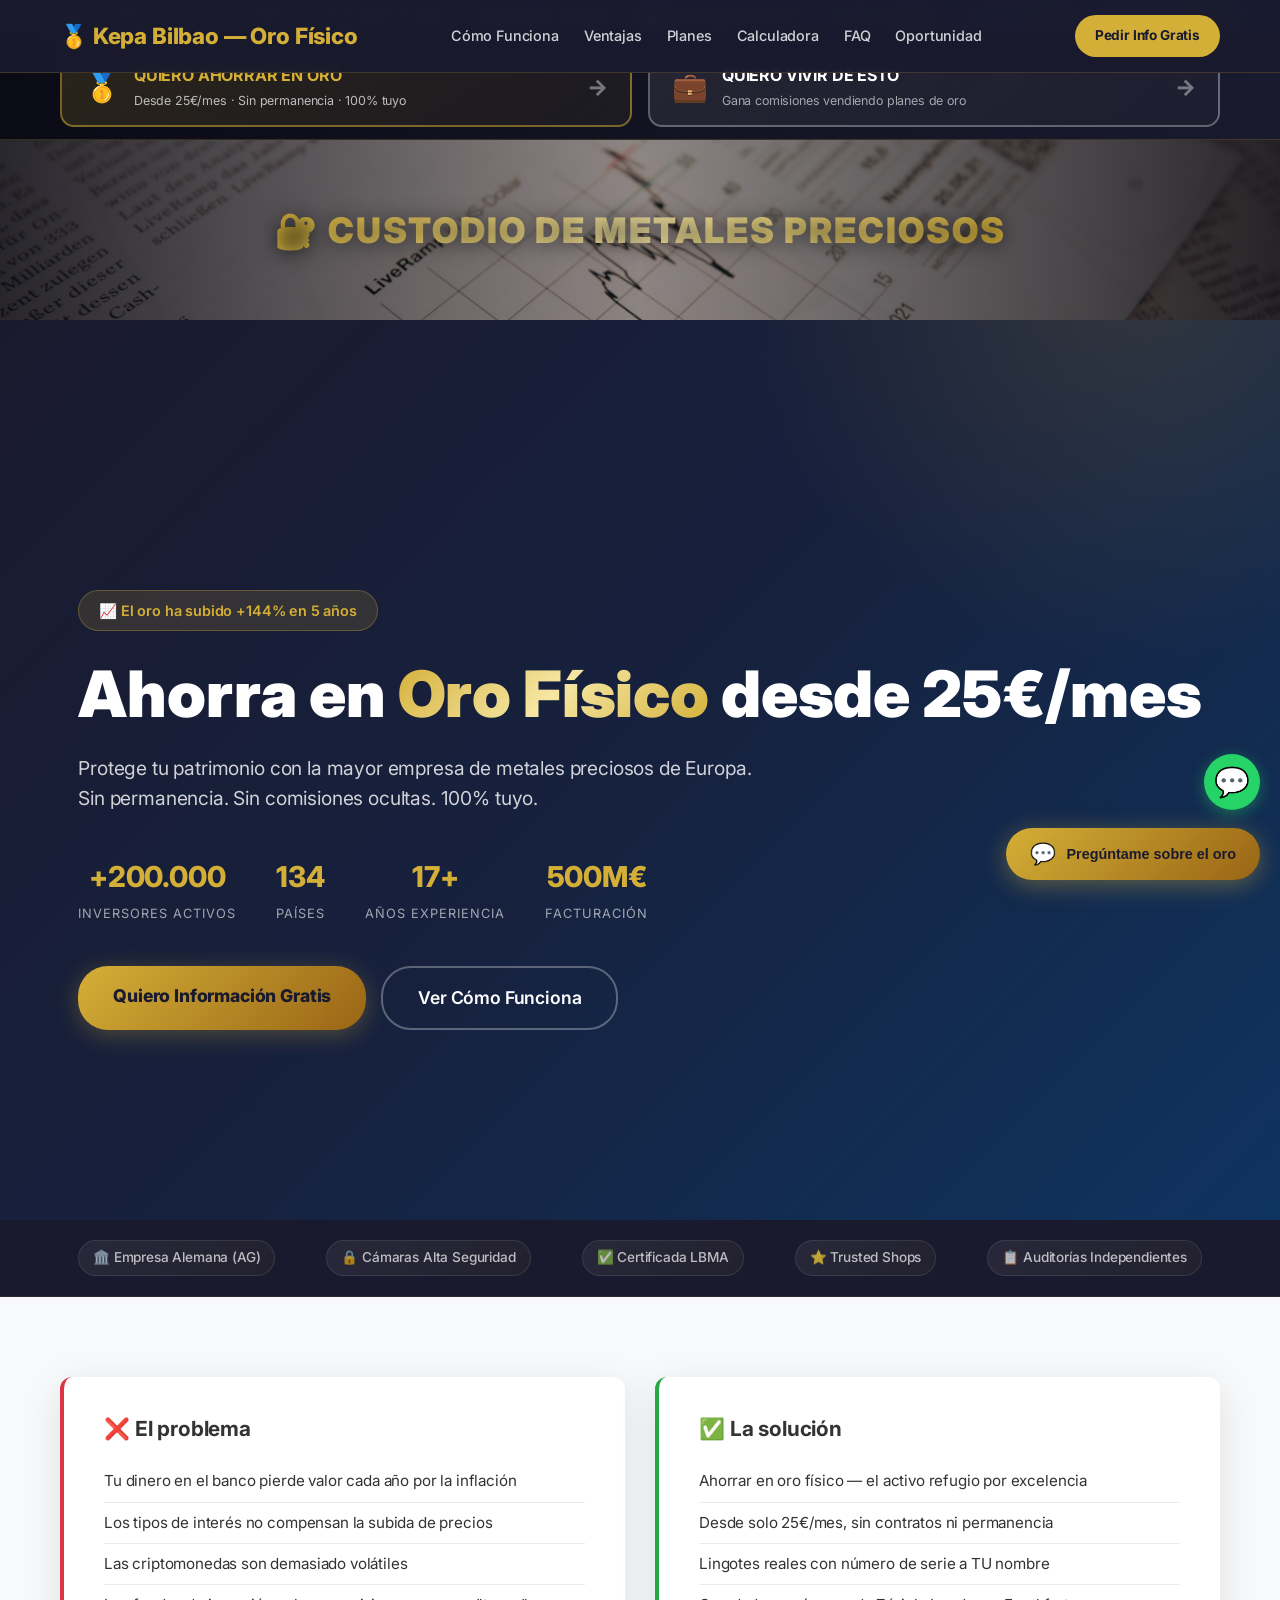
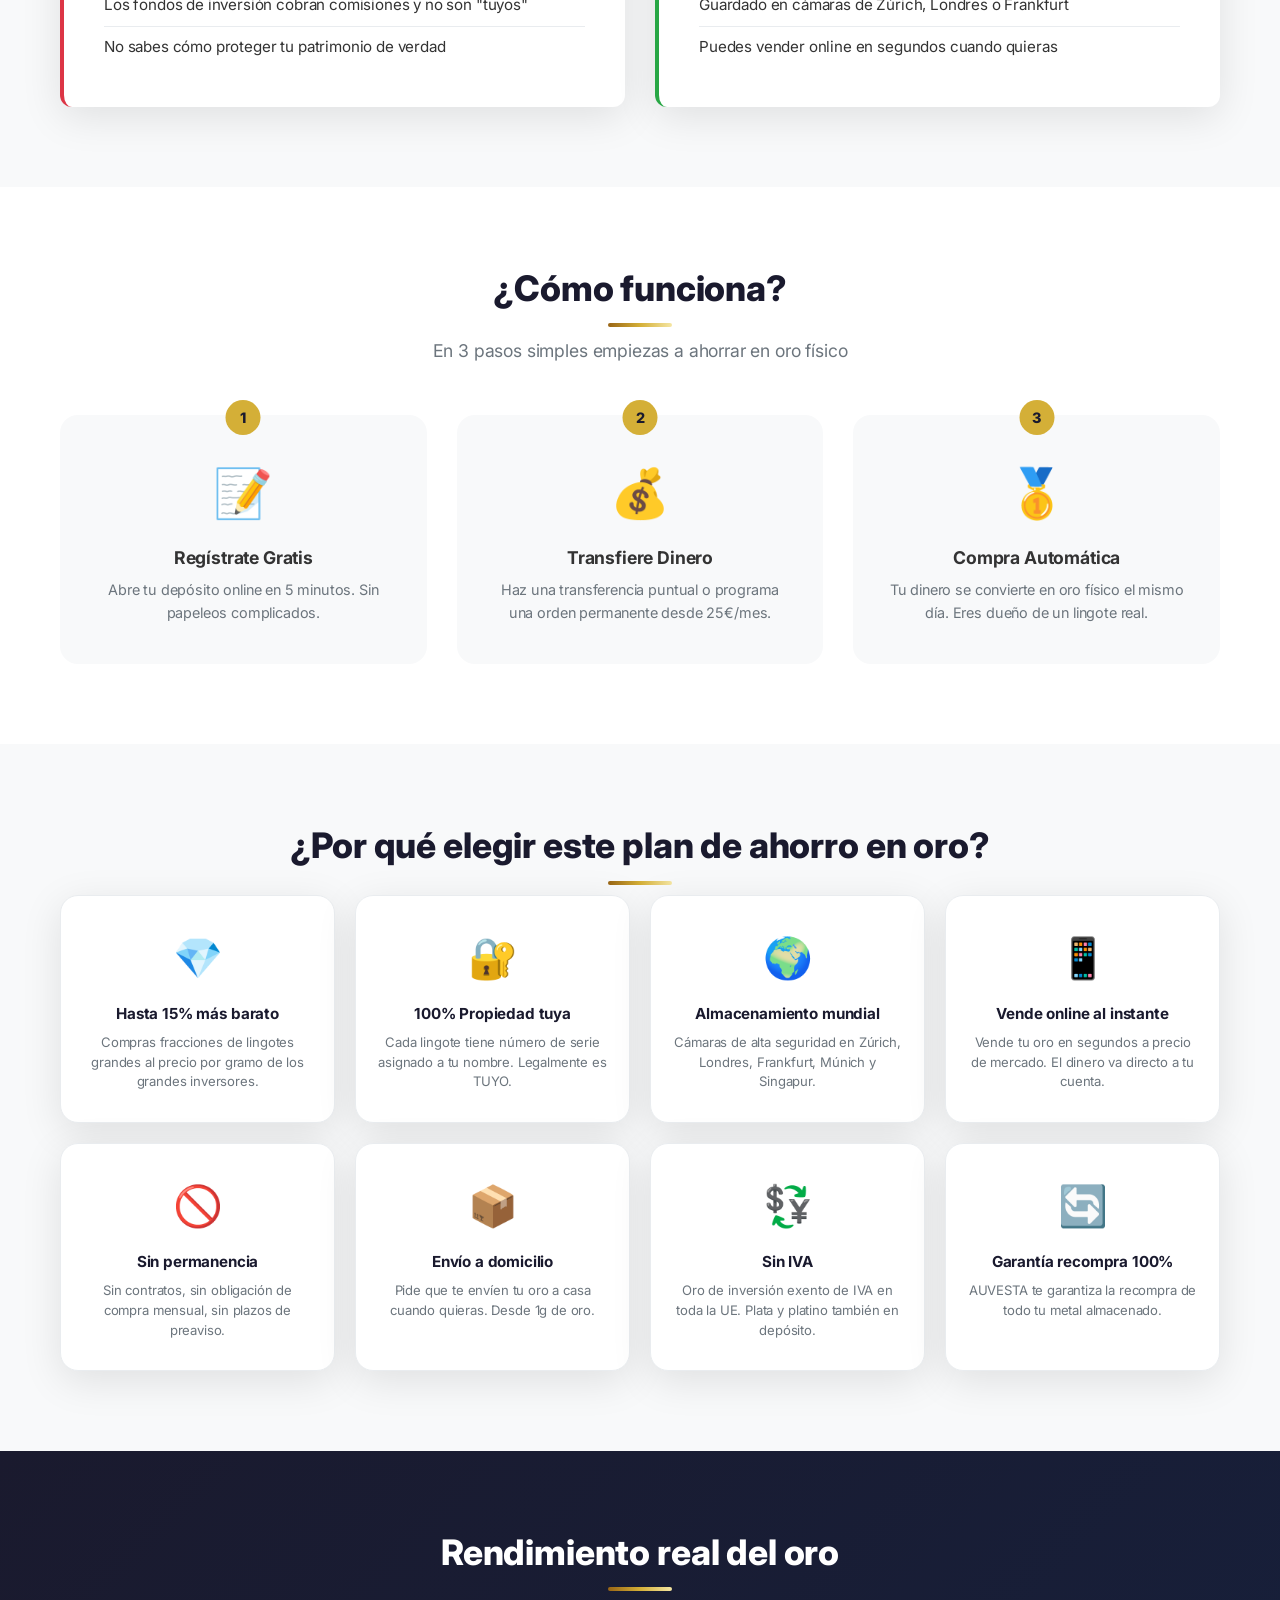
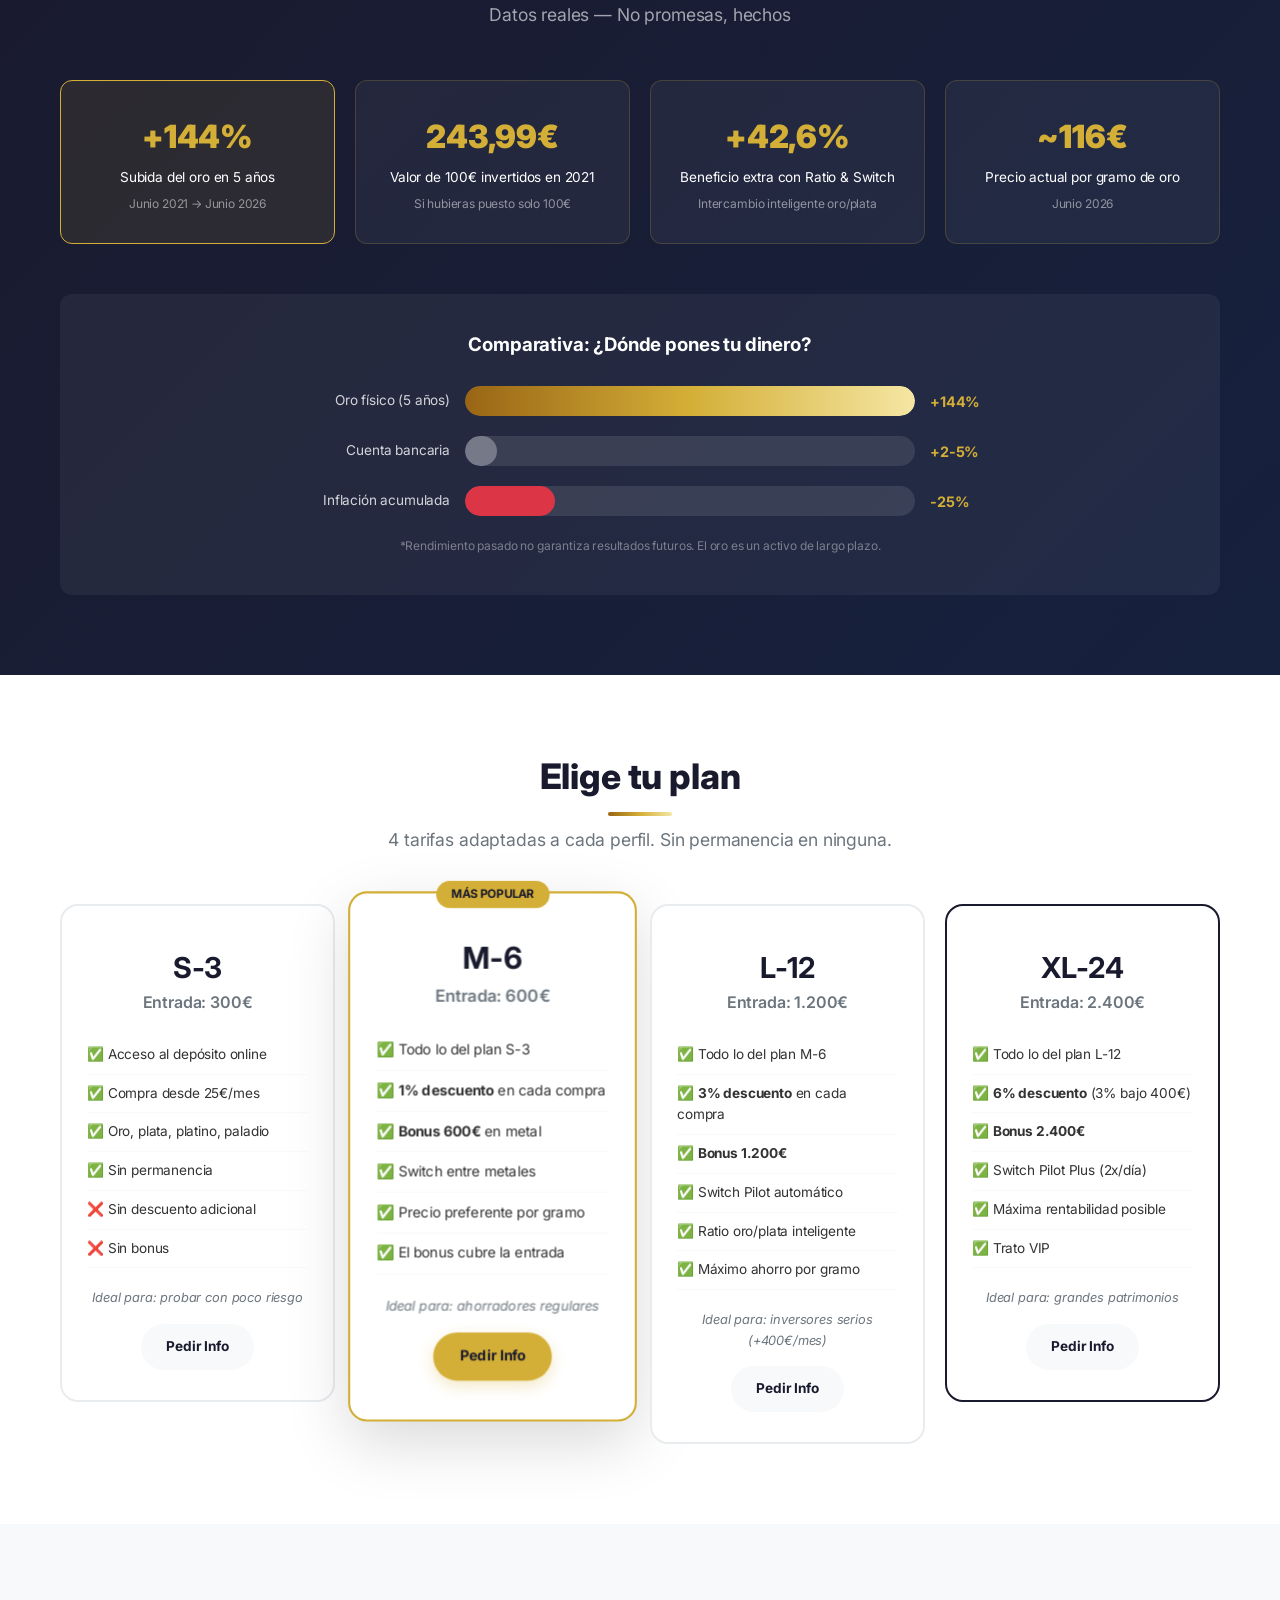
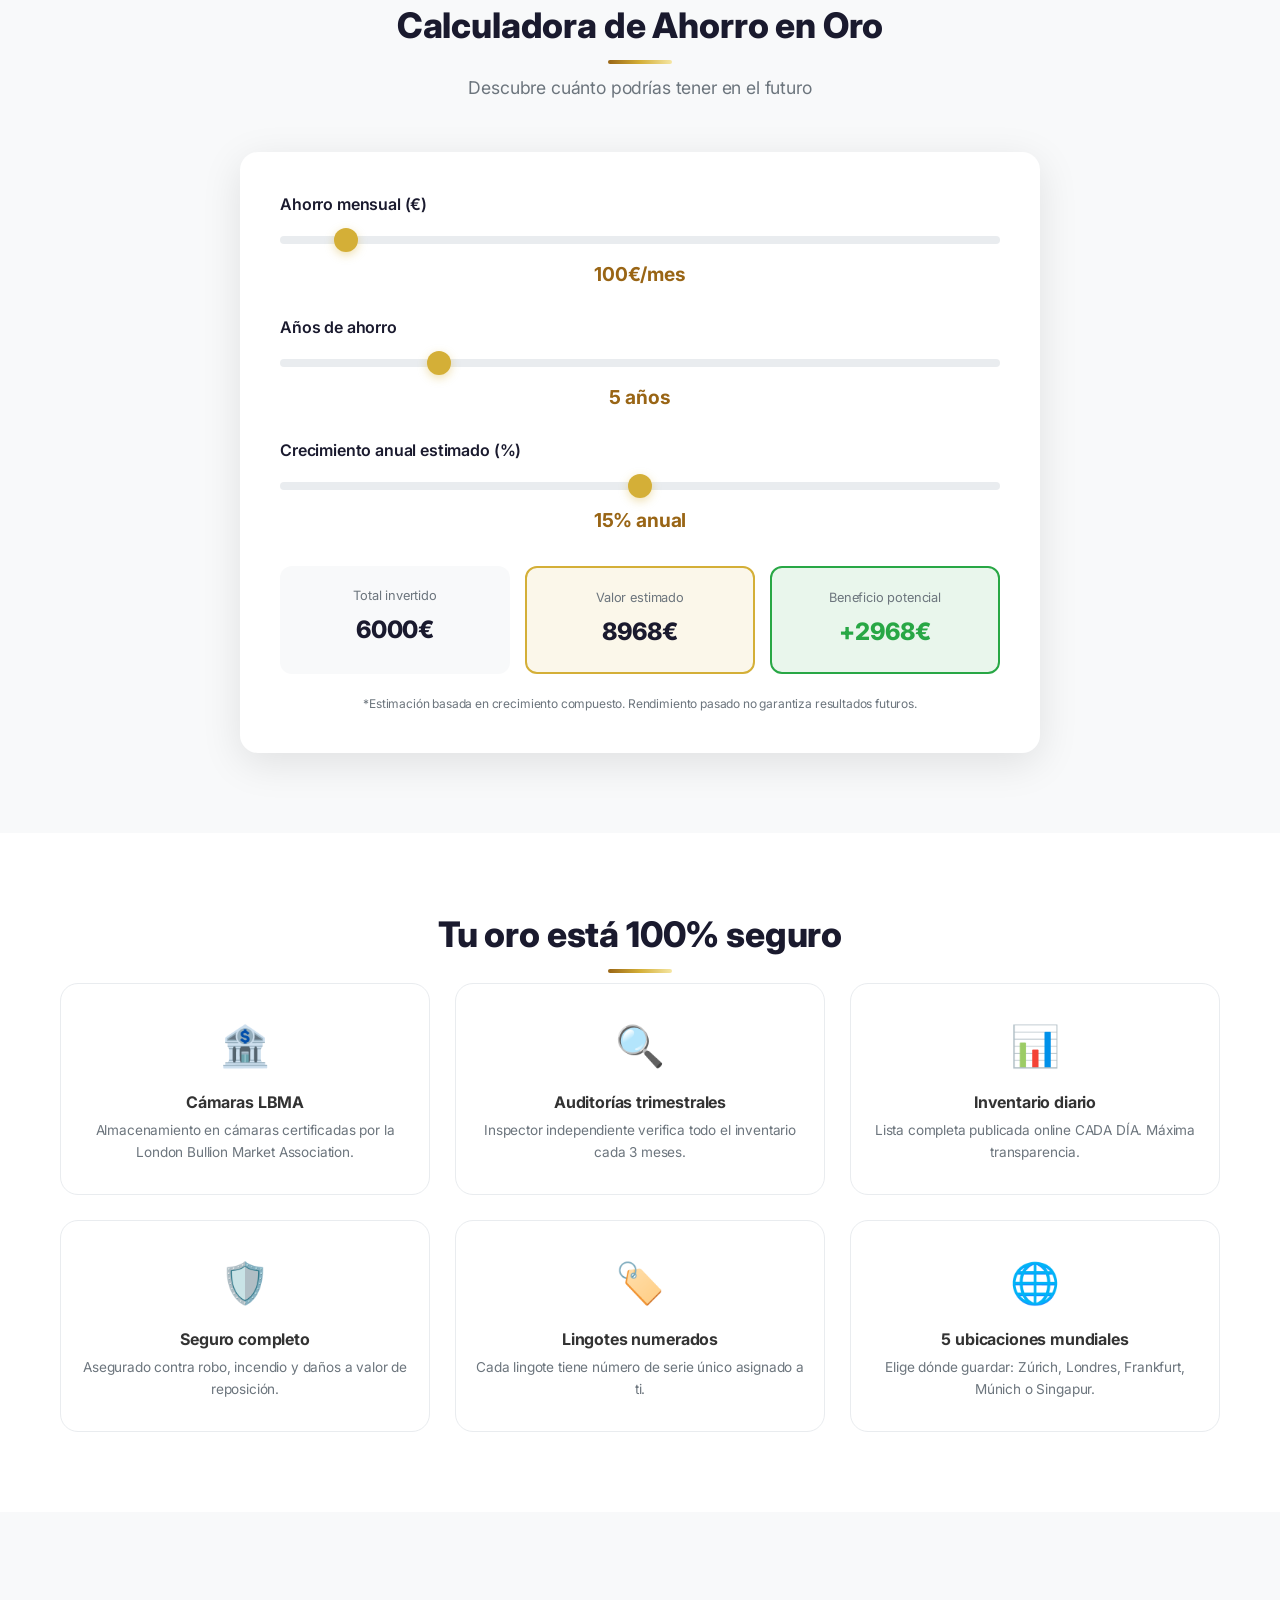
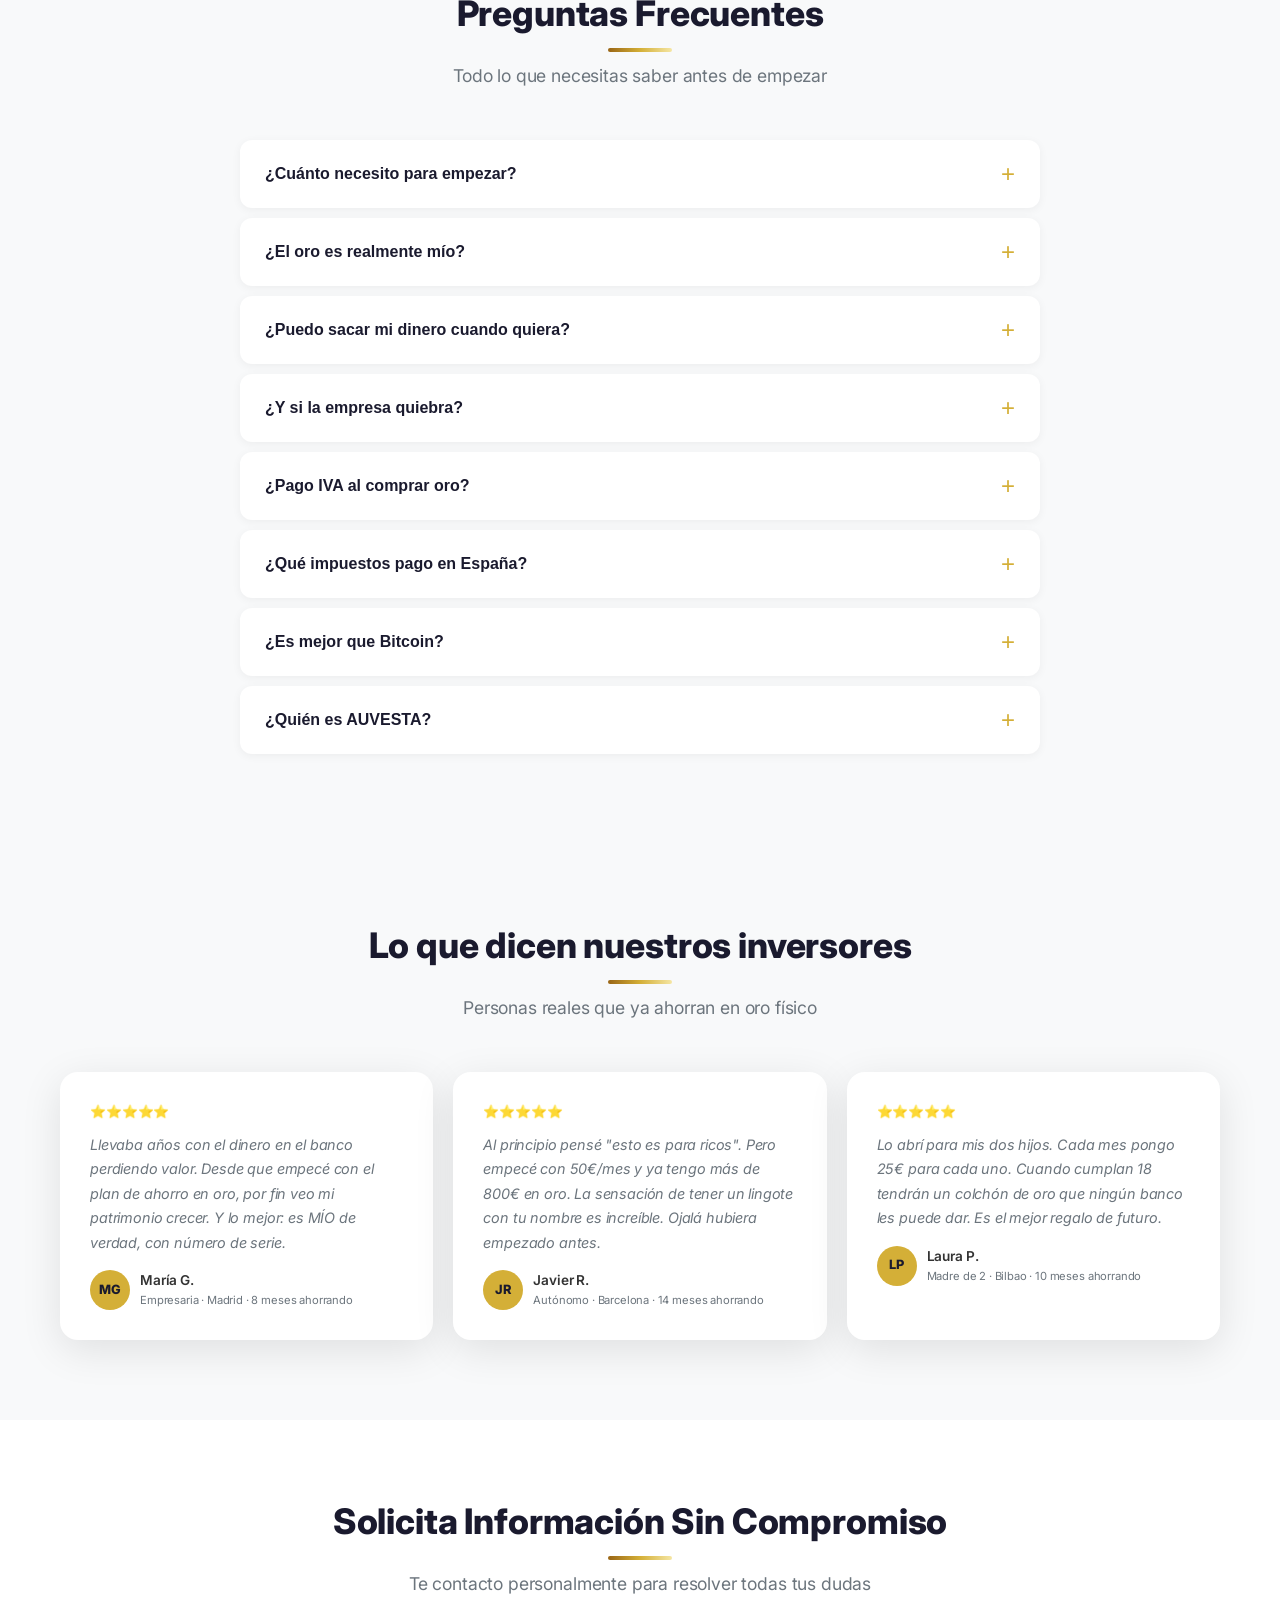
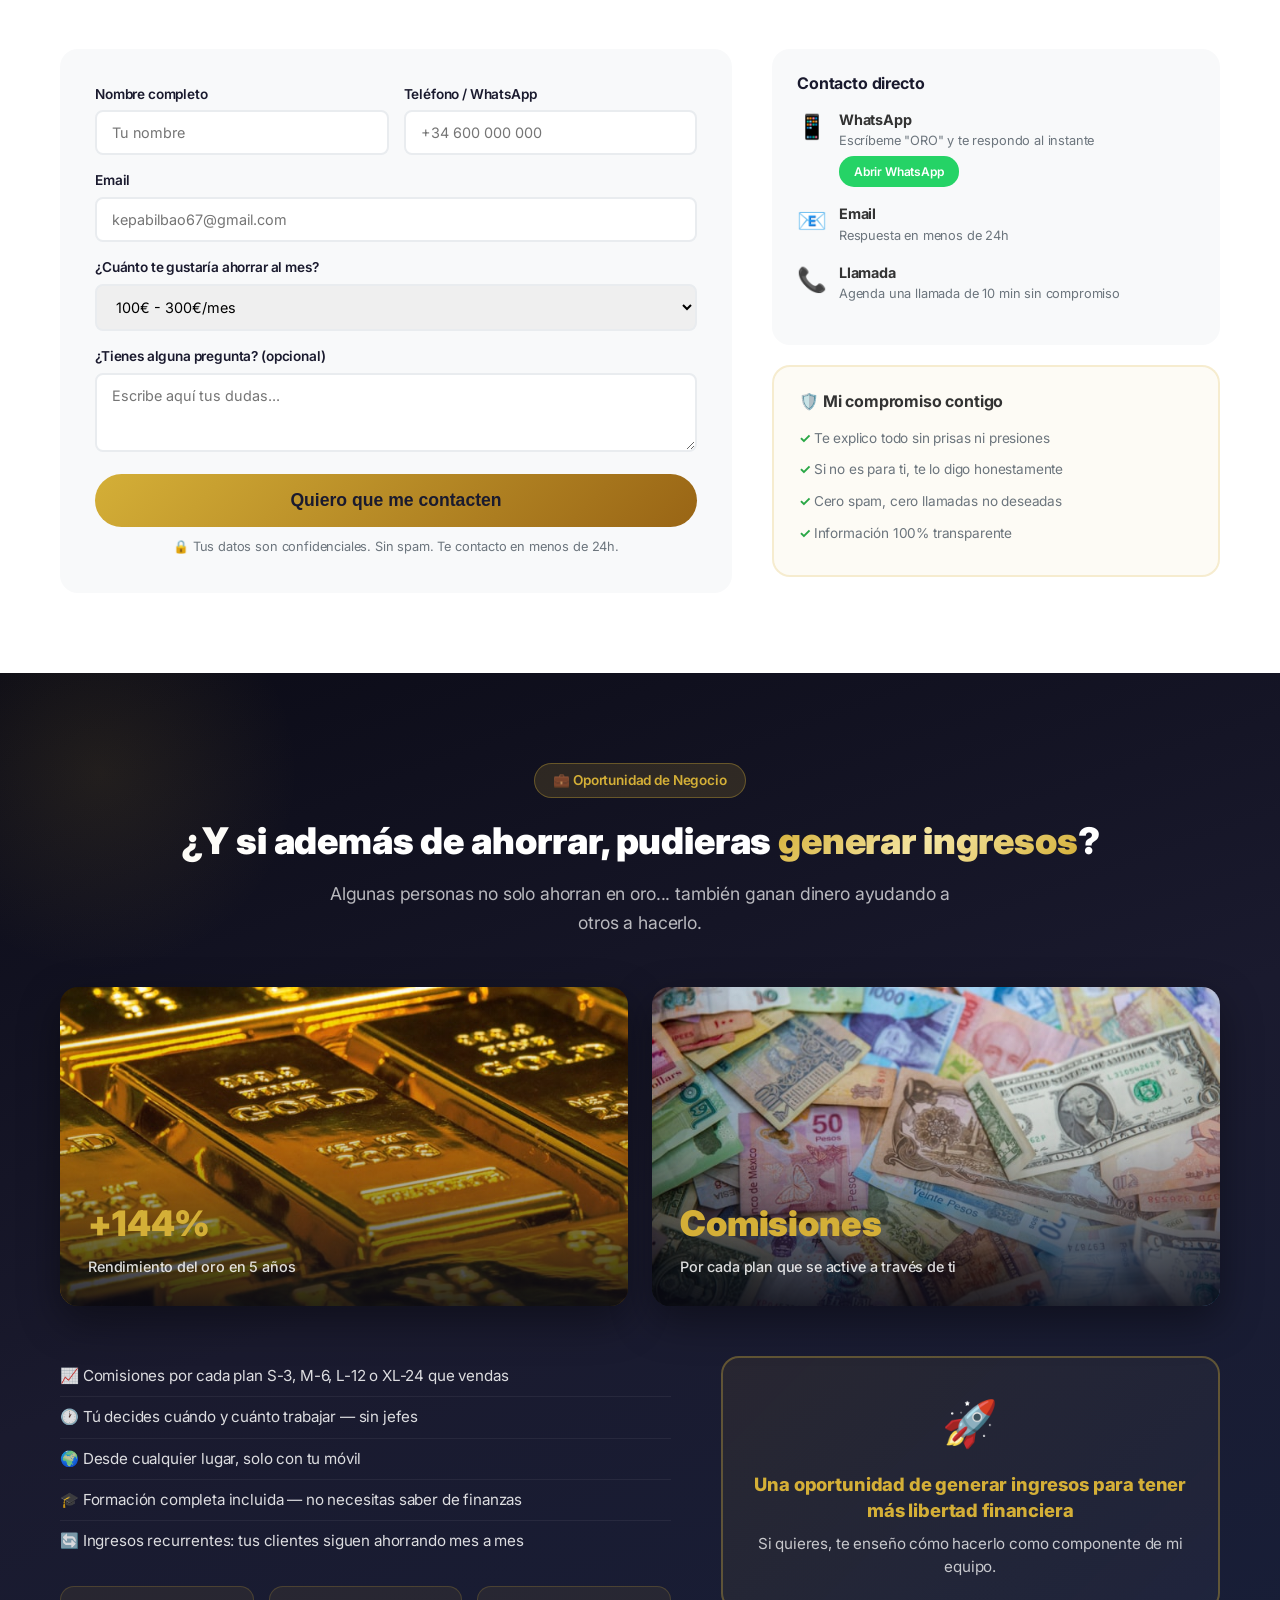
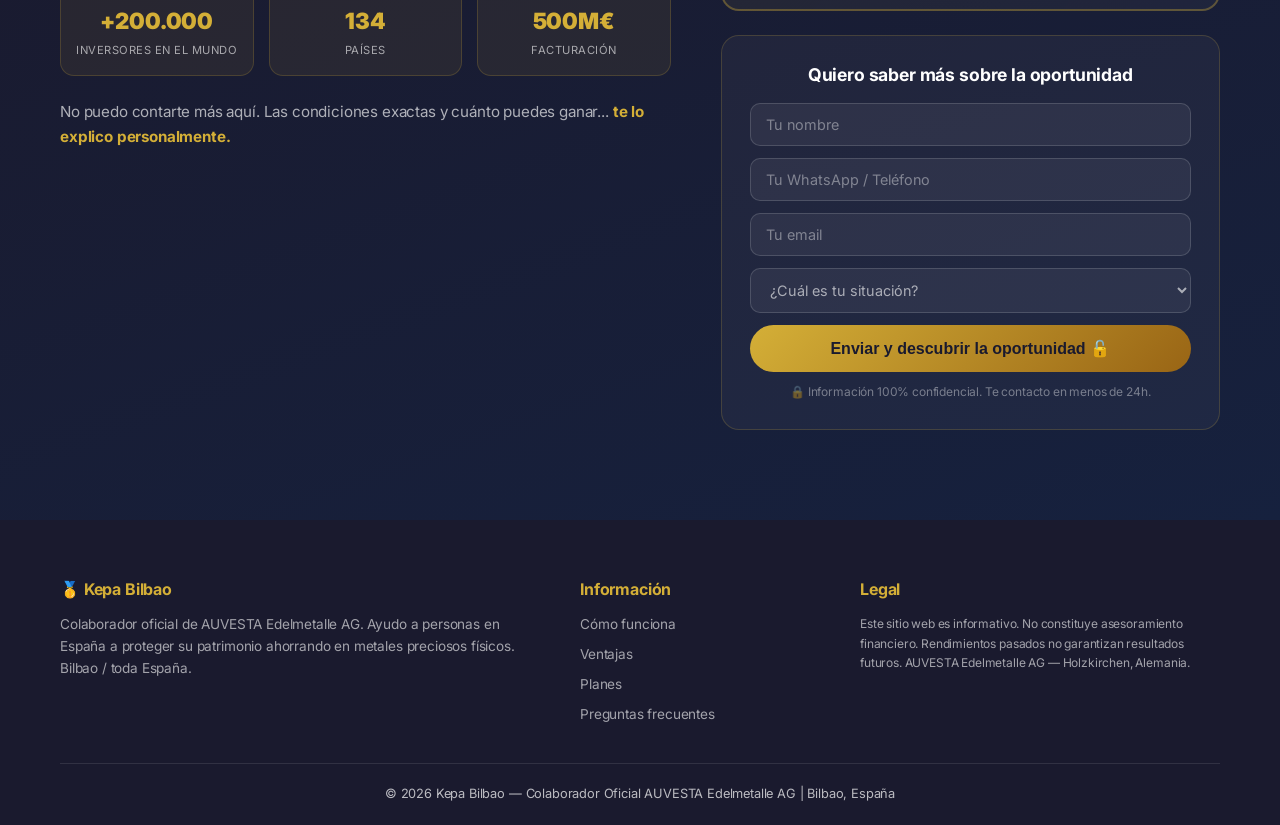
<file: index.html>
<!DOCTYPE html>
<html lang="es" dir="ltr">
<head>
    <!-- ============================================
         METADATOS BÁSICOS SEO
         Esto es lo que Google lee para posicionarte
    ============================================= -->
    <meta charset="UTF-8">
    <meta name="viewport" content="width=device-width, initial-scale=1.0">
    
    <!-- TÍTULO SEO: Máximo 60 caracteres. Incluye palabra clave principal -->
    <title>Ahorra en Oro Físico desde 25€/mes | Plan de Ahorro en Oro España</title>
    
    <!-- META DESCRIPCIÓN: Máximo 155 caracteres. Es lo que sale en Google debajo del título -->
    <meta name="description" content="Plan de ahorro en oro físico desde 25€/mes. Lingotes reales a tu nombre en Zúrich. +144% en 5 años. Sin permanencia. Empresa alemana con +200.000 inversores.">
    
    <!-- PALABRAS CLAVE: Google ya no las usa mucho, pero otros buscadores sí -->
    <meta name="keywords" content="ahorro en oro, oro físico, plan ahorro oro, comprar oro España, inversión oro, lingotes oro, AUVESTA, oro Zúrich, proteger patrimonio, oro sin IVA">
    
    <!-- AUTOR -->
    <meta name="author" content="Kepa Bilbao | Oro Físico">
    
    <!-- ROBOTS: Decimos a Google que indexe y siga los enlaces -->
    <meta name="robots" content="index, follow, max-snippet:-1, max-image-preview:large">
    
    <!-- CANONICAL: Evita contenido duplicado. Pon tu URL real -->
    <link rel="canonical" href="https://oroparatufuturo.netlify.app/">

    <!-- ============================================
         OPEN GRAPH (Facebook, WhatsApp, LinkedIn)
         Esto controla cómo se ve cuando compartes tu web
    ============================================= -->
    <meta property="og:type" content="website">
    <meta property="og:title" content="Ahorra en Oro Físico desde 25€/mes">
    <meta property="og:description" content="El oro ha subido +144% en 5 años. Protege tu patrimonio con lingotes reales a tu nombre. Sin permanencia. Empresa alemana.">
    <meta property="og:url" content="https://oroparatufuturo.netlify.app/">
    <meta property="og:site_name" content="Kepa Bilbao | Oro Físico">
    <meta property="og:locale" content="es_ES">
    <!-- Pon aquí una imagen de 1200x630px para compartir -->
    <meta property="og:image" content="https://oroparatufuturo.netlify.app/og-image.jpg">
    <meta property="og:image:width" content="1200">
    <meta property="og:image:height" content="630">

    <!-- ============================================
         TWITTER CARD
         Cómo se ve cuando lo comparten en Twitter/X
    ============================================= -->
    <meta name="twitter:card" content="summary_large_image">
    <meta name="twitter:title" content="Ahorra en Oro Físico desde 25€/mes">
    <meta name="twitter:description" content="El oro ha subido +144% en 5 años. Lingotes reales a tu nombre.">
    <meta name="twitter:image" content="https://oroparatufuturo.netlify.app/og-image.jpg">

    <!-- ============================================
         SCHEMA.ORG (Datos estructurados)
         Ayuda a Google a entender tu web y mostrar
         resultados enriquecidos (estrellas, FAQ, etc.)
    ============================================= -->
    <script type="application/ld+json">
    {
        "@context": "https://schema.org",
        "@type": "FinancialService",
        "name": "Kepa Bilbao | Oro Físico — Ahorro en Oro Físico",
        "description": "Plan de ahorro en oro físico desde 25€/mes. Lingotes reales con número de serie almacenados en cámaras de alta seguridad.",
        "url": "https://oroparatufuturo.netlify.app/",
        "areaServed": "ES",
        "serviceType": "Plan de ahorro en metales preciosos",
        "provider": {
            "@type": "Organization",
            "name": "AUVESTA Edelmetalle AG",
            "foundingDate": "2009",
            "address": {
                "@type": "PostalAddress",
                "addressLocality": "Holzkirchen",
                "addressCountry": "DE"
            }
        }
    }
    </script>

    <!-- Schema FAQ: Google puede mostrar tus preguntas directamente en resultados -->
    <script type="application/ld+json">
    {
        "@context": "https://schema.org",
        "@type": "FAQPage",
        "mainEntity": [
            {
                "@type": "Question",
                "name": "¿Cuánto necesito para empezar a ahorrar en oro?",
                "acceptedAnswer": {
                    "@type": "Answer",
                    "text": "Con la tarifa S-3 solo necesitas una entrada de 300€ y después puedes ahorrar desde 25€/mes. No hay obligación de compra mensual."
                }
            },
            {
                "@type": "Question",
                "name": "¿El oro es realmente mío?",
                "acceptedAnswer": {
                    "@type": "Answer",
                    "text": "Sí, 100%. Cada lingote tiene un número de serie único asignado legalmente a tu nombre. Puedes pedir que te lo envíen a casa."
                }
            },
            {
                "@type": "Question",
                "name": "¿Pago IVA al comprar oro en España?",
                "acceptedAnswer": {
                    "@type": "Answer",
                    "text": "No. El oro de inversión está exento de IVA en toda la Unión Europea por la Directiva 2006/112/CE."
                }
            },
            {
                "@type": "Question",
                "name": "¿Puedo vender mi oro cuando quiera?",
                "acceptedAnswer": {
                    "@type": "Answer",
                    "text": "Sí. Puedes vender online en cualquier momento a precio de mercado. Sin plazos de preaviso ni penalizaciones."
                }
            }
        ]
    }
    </script>

    <!-- ============================================
         RENDIMIENTO Y VELOCIDAD
    ============================================= -->
    <!-- Preconectar a Google Fonts para cargar más rápido -->
    <link rel="preconnect" href="https://fonts.googleapis.com">
    <link rel="preconnect" href="https://fonts.gstatic.com" crossorigin>
    <!-- Cargar fuente con display=swap (la web se ve mientras carga la fuente) -->
    <link href="https://fonts.googleapis.com/css2?family=Inter:wght@300;400;500;600;700;800;900&display=swap" rel="stylesheet">
    
    <!-- CSS principal -->
    <link rel="stylesheet" href="styles.css">

    <!-- Favicon (pon un icono .ico o .png en tu carpeta) -->
    <link rel="icon" type="image/png" href="/favicon.png">
    <link rel="apple-touch-icon" href="/apple-touch-icon.png">

    <!-- Tema para móviles (color de la barra superior) -->
    <meta name="theme-color" content="#1a1a2e">
    
    <!-- ANIMACIONES CSS para mejor UX -->
    <style>
        /* Animaciones de entrada para secciones */
        .fade-in { opacity:0; transform:translateY(30px); transition:opacity 0.6s ease, transform 0.6s ease; }
        .fade-in.visible { opacity:1; transform:translateY(0); }
        /* Contador animado */
        .count-up { transition: all 0.3s; }
        /* Botón flotante WhatsApp */
        .whatsapp-float { position:fixed; bottom:90px; right:20px; background:#25D366; color:white; width:56px; height:56px; border-radius:50%; display:flex; align-items:center; justify-content:center; font-size:1.8rem; text-decoration:none; box-shadow:0 4px 15px rgba(37,211,102,0.4); z-index:9998; transition:transform 0.3s; }
        .whatsapp-float:hover { transform:scale(1.1); }
        /* Notificación social proof */
    </style>
    
    <!-- =============================================
    ✅ SCRIPTS DE INTEGRACIÓN (cargan al final del body)
    - error-handler.js: Arregla fallos automáticamente
    - app-integration.js: Conecta con tu app de captación
    - chatbot-ia.js: El chatbot con IA para preguntas
    ============================================== -->
</head>
<body>
    <!-- =============================================
    🏗️ ESTRUCTURA DE LA WEB (resumen):
    1. HEADER - Menú de navegación fijo arriba
    2. HERO - Primera pantalla con datos impactantes
    3. TRUST BAR - Barra de confianza
    4. PROBLEMA/SOLUCIÓN - Por qué necesitan oro
    5. CÓMO FUNCIONA - 3 pasos
    6. VENTAJAS - 8 beneficios
    7. RENDIMIENTO - Gráficas y datos
    8. PLANES - Las 4 tarifas
    9. CALCULADORA - Interactiva
    10. SEGURIDAD - Garantías
    11. FAQ - Preguntas frecuentes
    12. CONTACTO - Formulario + WhatsApp
    13. FOOTER - Pie de página
    14. CHATBOT IA - Asistente flotante
    ============================================== -->

    <!-- TICKER PRECIO ORO EN VIVO -->
    <!-- TICKER PRECIOS METALES EN VIVO (propio, funciona siempre) -->
    <div class="gold-ticker">
        <div class="ticker-content" id="ticker-live">
            <span class="ticker-item">🥇 ORO: <span class="price" id="p-oro">cargando...</span></span>
            <span class="ticker-item">🥈 PLATA: <span class="price" id="p-plata">cargando...</span></span>
            <span class="ticker-item">⬜ PLATINO: <span class="price" id="p-platino">cargando...</span></span>
            <span class="ticker-item">🔲 PALADIO: <span class="price" id="p-paladio">cargando...</span></span>
            <span class="ticker-item">📊 RATIO ORO/PLATA: <span class="price" id="p-ratio">--</span></span>
            <span class="ticker-item">🥇 ORO: <span class="price" id="p-oro2">cargando...</span></span>
            <span class="ticker-item">🥈 PLATA: <span class="price" id="p-plata2">cargando...</span></span>
            <span class="ticker-item">⬜ PLATINO: <span class="price" id="p-platino2">cargando...</span></span>
        </div>
    </div>

    <!-- BARRA DOBLE CTA: COMPRA + OPORTUNIDAD -->
    <div class="dual-cta-bar">
        <div class="container dual-cta-container">
            <a href="#contacto" class="dual-cta dual-cta-buy">
                <span class="dual-cta-icon">🥇</span>
                <span class="dual-cta-text"><strong>QUIERO AHORRAR EN ORO</strong><small>Desde 25€/mes · Sin permanencia · 100% tuyo</small></span>
                <span class="dual-cta-arrow">→</span>
            </a>
            <a href="#equipo" class="dual-cta dual-cta-biz">
                <span class="dual-cta-icon">💼</span>
                <span class="dual-cta-text"><strong>QUIERO VIVIR DE ESTO</strong><small>Gana comisiones vendiendo planes de oro</small></span>
                <span class="dual-cta-arrow">→</span>
            </a>
        </div>
    </div>

    <!-- BANNER CAJA FUERTE: Custodio de Metales Preciosos -->
    <div class="vault-banner">
        <div class="vault-banner-overlay">
            <h3 class="vault-banner-title">🔐 Custodio de Metales Preciosos</h3>
        </div>
    </div>

    <!-- HEADER - Menú fijo arriba -->
    <header class="header">
        <div class="container">
            <div class="logo">🥇 Kepa Bilbao — Oro Físico</div>
            <nav class="nav">
                <a href="#como-funciona">Cómo Funciona</a>
                <a href="#ventajas">Ventajas</a>
                <a href="#planes">Planes</a>
                <a href="#calculadora">Calculadora</a>
                <a href="#faq">FAQ</a>
                <a href="#equipo">Oportunidad</a>
            </nav>
            <a href="#contacto" class="btn-header">Pedir Info Gratis</a>
        </div>
    </header>

    <!-- HERO - Primera pantalla impactante -->
    <section class="hero">
        <div class="hero-overlay"></div>
        <div class="container hero-content">
            <div class="hero-badge">📈 El oro ha subido +144% en 5 años</div>
            <h1>Ahorra en <span class="gold-text">Oro Físico</span> desde 25€/mes</h1>
            <p class="hero-subtitle">Protege tu patrimonio con la mayor empresa de metales preciosos de Europa. Sin permanencia. Sin comisiones ocultas. 100% tuyo.</p>
            <div class="hero-stats">
                <div class="stat"><span class="stat-number">+200.000</span><span class="stat-label">Inversores activos</span></div>
                <div class="stat"><span class="stat-number">134</span><span class="stat-label">Países</span></div>
                <div class="stat"><span class="stat-number">17+</span><span class="stat-label">Años experiencia</span></div>
                <div class="stat"><span class="stat-number">500M€</span><span class="stat-label">Facturación</span></div>
            </div>
            <div class="hero-cta">
                <a href="#contacto" class="btn-primary">Quiero Información Gratis</a>
                <a href="#como-funciona" class="btn-secondary">Ver Cómo Funciona</a>
            </div>
        </div>
    </section>

    <!-- TRUST BAR -->
    <section class="trust-bar">
        <div class="container">
            <div class="trust-item">🏛️ Empresa Alemana (AG)</div>
            <div class="trust-item">🔒 Cámaras Alta Seguridad</div>
            <div class="trust-item">✅ Certificada LBMA</div>
            <div class="trust-item">⭐ Trusted Shops</div>
            <div class="trust-item">📋 Auditorías Independientes</div>
        </div>
    </section>

    <!-- PROBLEMA / SOLUCIÓN -->
    <section class="problem-section">
        <div class="container">
            <div class="problem-grid">
                <div class="problem-card">
                    <h3>❌ El problema</h3>
                    <ul>
                        <li>Tu dinero en el banco pierde valor cada año por la inflación</li>
                        <li>Los tipos de interés no compensan la subida de precios</li>
                        <li>Las criptomonedas son demasiado volátiles</li>
                        <li>Los fondos de inversión cobran comisiones y no son "tuyos"</li>
                        <li>No sabes cómo proteger tu patrimonio de verdad</li>
                    </ul>
                </div>
                <div class="solution-card">
                    <h3>✅ La solución</h3>
                    <ul>
                        <li>Ahorrar en oro físico — el activo refugio por excelencia</li>
                        <li>Desde solo 25€/mes, sin contratos ni permanencia</li>
                        <li>Lingotes reales con número de serie a TU nombre</li>
                        <li>Guardado en cámaras de Zúrich, Londres o Frankfurt</li>
                        <li>Puedes vender online en segundos cuando quieras</li>
                    </ul>
                </div>
            </div>
        </div>
    </section>

    <!-- CÓMO FUNCIONA -->
    <section class="how-it-works" id="como-funciona">
        <div class="container">
            <h2>¿Cómo funciona?</h2>
            <p class="section-subtitle">En 3 pasos simples empiezas a ahorrar en oro físico</p>
            <div class="steps-grid">
                <div class="step"><div class="step-number">1</div><div class="step-icon">📝</div><h3>Regístrate Gratis</h3><p>Abre tu depósito online en 5 minutos. Sin papeleos complicados.</p></div>
                <div class="step"><div class="step-number">2</div><div class="step-icon">💰</div><h3>Transfiere Dinero</h3><p>Haz una transferencia puntual o programa una orden permanente desde 25€/mes.</p></div>
                <div class="step"><div class="step-number">3</div><div class="step-icon">🥇</div><h3>Compra Automática</h3><p>Tu dinero se convierte en oro físico el mismo día. Eres dueño de un lingote real.</p></div>
            </div>
        </div>
    </section>

    <!-- VENTAJAS -->
    <section class="advantages" id="ventajas">
        <div class="container">
            <h2>¿Por qué elegir este plan de ahorro en oro?</h2>
            <div class="advantages-grid">
                <div class="advantage-card"><div class="adv-icon">💎</div><h4>Hasta 15% más barato</h4><p>Compras fracciones de lingotes grandes al precio por gramo de los grandes inversores.</p></div>
                <div class="advantage-card"><div class="adv-icon">🔐</div><h4>100% Propiedad tuya</h4><p>Cada lingote tiene número de serie asignado a tu nombre. Legalmente es TUYO.</p></div>
                <div class="advantage-card"><div class="adv-icon">🌍</div><h4>Almacenamiento mundial</h4><p>Cámaras de alta seguridad en Zúrich, Londres, Frankfurt, Múnich y Singapur.</p></div>
                <div class="advantage-card"><div class="adv-icon">📱</div><h4>Vende online al instante</h4><p>Vende tu oro en segundos a precio de mercado. El dinero va directo a tu cuenta.</p></div>
                <div class="advantage-card"><div class="adv-icon">🚫</div><h4>Sin permanencia</h4><p>Sin contratos, sin obligación de compra mensual, sin plazos de preaviso.</p></div>
                <div class="advantage-card"><div class="adv-icon">📦</div><h4>Envío a domicilio</h4><p>Pide que te envíen tu oro a casa cuando quieras. Desde 1g de oro.</p></div>
                <div class="advantage-card"><div class="adv-icon">💱</div><h4>Sin IVA</h4><p>Oro de inversión exento de IVA en toda la UE. Plata y platino también en depósito.</p></div>
                <div class="advantage-card"><div class="adv-icon">🔄</div><h4>Garantía recompra 100%</h4><p>AUVESTA te garantiza la recompra de todo tu metal almacenado.</p></div>
            </div>
        </div>
    </section>

    <!-- RENDIMIENTO -->
    <section class="performance">
        <div class="container">
            <h2>Rendimiento real del oro</h2>
            <p class="section-subtitle">Datos reales — No promesas, hechos</p>
            <div class="performance-grid">
                <div class="perf-card highlight"><div class="perf-value">+144%</div><div class="perf-label">Subida del oro en 5 años</div><div class="perf-detail">Junio 2021 → Junio 2026</div></div>
                <div class="perf-card"><div class="perf-value">243,99€</div><div class="perf-label">Valor de 100€ invertidos en 2021</div><div class="perf-detail">Si hubieras puesto solo 100€</div></div>
                <div class="perf-card"><div class="perf-value">+42,6%</div><div class="perf-label">Beneficio extra con Ratio & Switch</div><div class="perf-detail">Intercambio inteligente oro/plata</div></div>
                <div class="perf-card"><div class="perf-value">~116€</div><div class="perf-label">Precio actual por gramo de oro</div><div class="perf-detail">Junio 2026</div></div>
            </div>
            <div class="perf-comparison">
                <h3>Comparativa: ¿Dónde pones tu dinero?</h3>
                <div class="comparison-bars">
                    <div class="bar-item"><span class="bar-label">Oro físico (5 años)</span><div class="bar-track"><div class="bar-fill gold" style="width:100%"></div></div><span class="bar-value">+144%</span></div>
                    <div class="bar-item"><span class="bar-label">Cuenta bancaria</span><div class="bar-track"><div class="bar-fill bank" style="width:7%"></div></div><span class="bar-value">+2-5%</span></div>
                    <div class="bar-item"><span class="bar-label">Inflación acumulada</span><div class="bar-track"><div class="bar-fill inflation" style="width:20%"></div></div><span class="bar-value">-25%</span></div>
                </div>
                <p class="disclaimer">*Rendimiento pasado no garantiza resultados futuros. El oro es un activo de largo plazo.</p>
            </div>
        </div>
    </section>

    <!-- PLANES -->
    <section class="plans" id="planes">
        <div class="container">
            <h2>Elige tu plan</h2>
            <p class="section-subtitle">4 tarifas adaptadas a cada perfil. Sin permanencia en ninguna.</p>
            <div class="plans-grid">
                <div class="plan-card"><div class="plan-badge">Principiante</div><h3>S-3</h3><div class="plan-price">Entrada: 300€</div><ul><li>✅ Acceso al depósito online</li><li>✅ Compra desde 25€/mes</li><li>✅ Oro, plata, platino, paladio</li><li>✅ Sin permanencia</li><li>❌ Sin descuento adicional</li><li>❌ Sin bonus</li></ul><p class="plan-ideal">Ideal para: probar con poco riesgo</p><a href="#contacto" class="btn-plan">Pedir Info</a></div>
                <div class="plan-card popular"><div class="plan-badge">Más Popular</div><h3>M-6</h3><div class="plan-price">Entrada: 600€</div><ul><li>✅ Todo lo del plan S-3</li><li>✅ <strong>1% descuento</strong> en cada compra</li><li>✅ <strong>Bonus 600€</strong> en metal</li><li>✅ Switch entre metales</li><li>✅ Precio preferente por gramo</li><li>✅ El bonus cubre la entrada</li></ul><p class="plan-ideal">Ideal para: ahorradores regulares</p><a href="#contacto" class="btn-plan-primary">Pedir Info</a></div>
                <div class="plan-card"><div class="plan-badge">Inversor</div><h3>L-12</h3><div class="plan-price">Entrada: 1.200€</div><ul><li>✅ Todo lo del plan M-6</li><li>✅ <strong>3% descuento</strong> en cada compra</li><li>✅ <strong>Bonus 1.200€</strong></li><li>✅ Switch Pilot automático</li><li>✅ Ratio oro/plata inteligente</li><li>✅ Máximo ahorro por gramo</li></ul><p class="plan-ideal">Ideal para: inversores serios (+400€/mes)</p><a href="#contacto" class="btn-plan">Pedir Info</a></div>
                <div class="plan-card premium"><div class="plan-badge">Premium</div><h3>XL-24</h3><div class="plan-price">Entrada: 2.400€</div><ul><li>✅ Todo lo del plan L-12</li><li>✅ <strong>6% descuento</strong> (3% bajo 400€)</li><li>✅ <strong>Bonus 2.400€</strong></li><li>✅ Switch Pilot Plus (2x/día)</li><li>✅ Máxima rentabilidad posible</li><li>✅ Trato VIP</li></ul><p class="plan-ideal">Ideal para: grandes patrimonios</p><a href="#contacto" class="btn-plan">Pedir Info</a></div>
            </div>
        </div>
    </section>

    <!-- CALCULADORA -->
    <section class="calculator" id="calculadora">
        <div class="container">
            <h2>Calculadora de Ahorro en Oro</h2>
            <p class="section-subtitle">Descubre cuánto podrías tener en el futuro</p>
            <div class="calc-container">
                <div class="calc-inputs">
                    <div class="calc-field"><label>Ahorro mensual (€)</label><input type="range" id="monthly" min="25" max="1000" value="100" step="25"><div class="calc-value" id="monthly-value">100€/mes</div></div>
                    <div class="calc-field"><label>Años de ahorro</label><input type="range" id="years" min="1" max="20" value="5" step="1"><div class="calc-value" id="years-value">5 años</div></div>
                    <div class="calc-field"><label>Crecimiento anual estimado (%)</label><input type="range" id="growth" min="5" max="25" value="15" step="1"><div class="calc-value" id="growth-value">15% anual</div></div>
                </div>
                <div class="calc-results">
                    <div class="calc-result-item"><span class="calc-label">Total invertido</span><span class="calc-number" id="total-invested">6.000€</span></div>
                    <div class="calc-result-item highlight"><span class="calc-label">Valor estimado</span><span class="calc-number" id="total-value">8.965€</span></div>
                    <div class="calc-result-item profit"><span class="calc-label">Beneficio potencial</span><span class="calc-number" id="total-profit">+2.965€</span></div>
                </div>
                <p class="calc-disclaimer">*Estimación basada en crecimiento compuesto. Rendimiento pasado no garantiza resultados futuros.</p>
            </div>
        </div>
    </section>

    <!-- SEGURIDAD -->
    <section class="security">
        <div class="container">
            <h2>Tu oro está 100% seguro</h2>
            <div class="security-grid">
                <div class="sec-item"><div class="sec-icon">🏦</div><h4>Cámaras LBMA</h4><p>Almacenamiento en cámaras certificadas por la London Bullion Market Association.</p></div>
                <div class="sec-item"><div class="sec-icon">🔍</div><h4>Auditorías trimestrales</h4><p>Inspector independiente verifica todo el inventario cada 3 meses.</p></div>
                <div class="sec-item"><div class="sec-icon">📊</div><h4>Inventario diario</h4><p>Lista completa publicada online CADA DÍA. Máxima transparencia.</p></div>
                <div class="sec-item"><div class="sec-icon">🛡️</div><h4>Seguro completo</h4><p>Asegurado contra robo, incendio y daños a valor de reposición.</p></div>
                <div class="sec-item"><div class="sec-icon">🏷️</div><h4>Lingotes numerados</h4><p>Cada lingote tiene número de serie único asignado a ti.</p></div>
                <div class="sec-item"><div class="sec-icon">🌐</div><h4>5 ubicaciones mundiales</h4><p>Elige dónde guardar: Zúrich, Londres, Frankfurt, Múnich o Singapur.</p></div>
            </div>
        </div>
    </section>

    <!-- FAQ -->
    <section class="faq" id="faq">
        <div class="container">
            <h2>Preguntas Frecuentes</h2>
            <p class="section-subtitle">Todo lo que necesitas saber antes de empezar</p>
            <div class="faq-list">
                <div class="faq-item"><button class="faq-question">¿Cuánto necesito para empezar?</button><div class="faq-answer"><p>Con la tarifa S-3 solo necesitas una entrada de 300€ y después puedes ahorrar desde 25€/mes. No hay obligación de compra mensual.</p></div></div>
                <div class="faq-item"><button class="faq-question">¿El oro es realmente mío?</button><div class="faq-answer"><p>Sí, 100%. Cada lingote tiene un número de serie único asignado legalmente a tu nombre. Puedes pedir que te lo envíen a casa cuando quieras.</p></div></div>
                <div class="faq-item"><button class="faq-question">¿Puedo sacar mi dinero cuando quiera?</button><div class="faq-answer"><p>Sí. Vendes online en cualquier momento a precio de mercado. Sin plazos, sin penalizaciones, sin pedir permiso.</p></div></div>
                <div class="faq-item"><button class="faq-question">¿Y si la empresa quiebra?</button><div class="faq-answer"><p>Tu oro sigue siendo tuyo. Está en cámaras de terceros independientes con número de serie a tu nombre. No forma parte del balance de la empresa.</p></div></div>
                <div class="faq-item"><button class="faq-question">¿Pago IVA al comprar oro?</button><div class="faq-answer"><p>No. El oro de inversión está exento de IVA en toda la UE. La plata, platino y paladio también en depósito franco.</p></div></div>
                <div class="faq-item"><button class="faq-question">¿Qué impuestos pago en España?</button><div class="faq-answer"><p>Solo cuando VENDES con beneficio: 19% hasta 6.000€, 21% hasta 50.000€, 23% hasta 200.000€. Si no vendes, no pagas nada.</p></div></div>
                <div class="faq-item"><button class="faq-question">¿Es mejor que Bitcoin?</button><div class="faq-answer"><p>Son complementarios. El oro lleva 5.000 años, +144% en 5 años estable. Bitcoin puede caer 80% en semanas. El oro es la base segura.</p></div></div>
                <div class="faq-item"><button class="faq-question">¿Quién es AUVESTA?</button><div class="faq-answer"><p>Sociedad anónima alemana fundada en 2009. +200.000 inversores en 134 países, +500M€ facturación, certificada Trusted Shops.</p></div></div>
            </div>
        </div>
    </section>

    <!-- TESTIMONIOS -->
    <section class="testimonials">
        <div class="container">
            <h2>Lo que dicen nuestros inversores</h2>
            <p class="section-subtitle">Personas reales que ya ahorran en oro físico</p>
            <div class="testimonials-grid">
                <div class="testimonial-card">
                    <div class="testimonial-stars">⭐⭐⭐⭐⭐</div>
                    <p class="testimonial-text">Llevaba años con el dinero en el banco perdiendo valor. Desde que empecé con el plan de ahorro en oro, por fin veo mi patrimonio crecer. Y lo mejor: es MÍO de verdad, con número de serie.</p>
                    <div class="testimonial-author"><div class="testimonial-avatar">MG</div><div><div class="testimonial-name">María G.</div><div class="testimonial-role">Empresaria · Madrid · 8 meses ahorrando</div></div></div>
                </div>
                <div class="testimonial-card">
                    <div class="testimonial-stars">⭐⭐⭐⭐⭐</div>
                    <p class="testimonial-text">Al principio pensé "esto es para ricos". Pero empecé con 50€/mes y ya tengo más de 800€ en oro. La sensación de tener un lingote con tu nombre es increíble. Ojalá hubiera empezado antes.</p>
                    <div class="testimonial-author"><div class="testimonial-avatar">JR</div><div><div class="testimonial-name">Javier R.</div><div class="testimonial-role">Autónomo · Barcelona · 14 meses ahorrando</div></div></div>
                </div>
                <div class="testimonial-card">
                    <div class="testimonial-stars">⭐⭐⭐⭐⭐</div>
                    <p class="testimonial-text">Lo abrí para mis dos hijos. Cada mes pongo 25€ para cada uno. Cuando cumplan 18 tendrán un colchón de oro que ningún banco les puede dar. Es el mejor regalo de futuro.</p>
                    <div class="testimonial-author"><div class="testimonial-avatar">LP</div><div><div class="testimonial-name">Laura P.</div><div class="testimonial-role">Madre de 2 · Bilbao · 10 meses ahorrando</div></div></div>
                </div>
            </div>
        </div>
    </section>

    <!-- CONTACTO -->
    <section class="contact" id="contacto">
        <div class="container">
            <h2>Solicita Información Sin Compromiso</h2>
            <p class="section-subtitle">Te contacto personalmente para resolver todas tus dudas</p>
            <div class="contact-grid">
                <div class="contact-form-wrapper">
                    <form id="contact-form" class="contact-form">
                        <div class="form-row">
                            <div class="form-group"><label for="name">Nombre completo</label><input type="text" id="name" name="name" placeholder="Tu nombre" required></div>
                            <div class="form-group"><label for="phone">Teléfono / WhatsApp</label><input type="tel" id="phone" name="phone" placeholder="+34 600 000 000" required></div>
                        </div>
                        <div class="form-group"><label for="email">Email</label><input type="email" id="email" name="email" placeholder="kepabilbao67@gmail.com" required></div>
                        <div class="form-group"><label for="budget">¿Cuánto te gustaría ahorrar al mes?</label><select id="budget" name="budget"><option value="25-50">25€ - 50€/mes</option><option value="50-100">50€ - 100€/mes</option><option value="100-300" selected>100€ - 300€/mes</option><option value="300-500">300€ - 500€/mes</option><option value="500+">Más de 500€/mes</option><option value="puntual">Compra puntual</option></select></div>
                        <div class="form-group"><label for="message">¿Tienes alguna pregunta? (opcional)</label><textarea id="message" name="message" rows="3" placeholder="Escribe aquí tus dudas..."></textarea></div>
                        <button type="submit" class="btn-submit">Quiero que me contacten</button>
                        <p class="form-note">🔒 Tus datos son confidenciales. Sin spam. Te contacto en menos de 24h.</p>
                    </form>
                </div>
                <div class="contact-info">
                    <div class="contact-card"><h4>Contacto directo</h4><div class="contact-method"><span>📱</span><div><strong>WhatsApp</strong><p>Escríbeme "ORO" y te respondo al instante</p><a href="https://wa.me/34611918310?text=Hola!%20Me%20interesa%20el%20ahorro%20en%20oro" class="whatsapp-btn">Abrir WhatsApp</a></div></div><div class="contact-method"><span>📧</span><div><strong>Email</strong><p>Respuesta en menos de 24h</p></div></div><div class="contact-method"><span>📞</span><div><strong>Llamada</strong><p>Agenda una llamada de 10 min sin compromiso</p></div></div></div>
                    <div class="guarantee-box"><h4>🛡️ Mi compromiso contigo</h4><ul><li>Te explico todo sin prisas ni presiones</li><li>Si no es para ti, te lo digo honestamente</li><li>Cero spam, cero llamadas no deseadas</li><li>Información 100% transparente</li></ul></div>
                </div>
            </div>
        </div>
    </section>

    <!-- ÚNETE AL EQUIPO (sección de captación de colaboradores) -->
    <section class="join-team" id="equipo">
        <div class="container">
            <div class="team-header">
                <div class="team-badge">💼 Oportunidad de Negocio</div>
                <h2>¿Y si además de ahorrar, pudieras <span class="gold-text">generar ingresos</span>?</h2>
                <p class="team-hook">Algunas personas no solo ahorran en oro... también ganan dinero ayudando a otros a hacerlo.</p>
            </div>

            <!-- Dos imágenes con datos -->
            <div class="team-images-grid">
                <div class="team-img-card">
                    <img src="images/lingotes-equipo.jpg" alt="Lingotes de oro físico apilados - inversión real" loading="lazy">
                    <div class="team-img-overlay">
                        <span class="team-img-stat">+144%</span>
                        <span class="team-img-label">Rendimiento del oro en 5 años</span>
                    </div>
                </div>
                <div class="team-img-card">
                    <img src="images/dinero.jpg" alt="Comisiones y ganancias por cada plan vendido" loading="lazy">
                    <div class="team-img-overlay">
                        <span class="team-img-stat">Comisiones</span>
                        <span class="team-img-label">Por cada plan que se active a través de ti</span>
                    </div>
                </div>
            </div>

            <!-- Datos clave + formulario -->
            <div class="team-content">
                <div class="team-text">
                    <ul class="team-hints">
                        <li>📈 Comisiones por cada plan S-3, M-6, L-12 o XL-24 que vendas</li>
                        <li>🕐 Tú decides cuándo y cuánto trabajar — sin jefes</li>
                        <li>🌍 Desde cualquier lugar, solo con tu móvil</li>
                        <li>🎓 Formación completa incluida — no necesitas saber de finanzas</li>
                        <li>🔄 Ingresos recurrentes: tus clientes siguen ahorrando mes a mes</li>
                    </ul>
                    <div class="team-data-box">
                        <div class="team-data-item"><span class="team-data-num">+200.000</span><span class="team-data-label">Inversores en el mundo</span></div>
                        <div class="team-data-item"><span class="team-data-num">134</span><span class="team-data-label">Países</span></div>
                        <div class="team-data-item"><span class="team-data-num">500M€</span><span class="team-data-label">Facturación</span></div>
                    </div>
                    <p class="team-mystery">No puedo contarte más aquí. Las condiciones exactas y cuánto puedes ganar... <strong>te lo explico personalmente.</strong></p>
                </div>
                <div class="team-form-wrapper">
                    <div class="team-card-opportunity">
                        <div class="opportunity-icon">🚀</div>
                        <h4>Una oportunidad de generar ingresos para tener más libertad financiera</h4>
                        <p>Si quieres, te enseño cómo hacerlo como componente de mi equipo.</p>
                    </div>
                    <form id="team-form" class="team-form" name="equipo" method="POST" data-netlify="true" netlify-honeypot="bot-field-team">
                        <input type="hidden" name="form-name" value="equipo">
                        <p style="display:none;"><label>No rellenar: <input name="bot-field-team"></label></p>
                        <h4>Quiero saber más sobre la oportunidad</h4>
                        <div class="form-group"><input type="text" name="nombre" placeholder="Tu nombre" required></div>
                        <div class="form-group"><input type="tel" name="telefono" placeholder="Tu WhatsApp / Teléfono" required></div>
                        <div class="form-group"><input type="email" name="email" placeholder="Tu email" required></div>
                        <div class="form-group">
                            <select name="situacion">
                                <option value="" disabled selected>¿Cuál es tu situación?</option>
                                <option value="empleado">Empleado/a (busco extra)</option>
                                <option value="autonomo">Autónomo/a</option>
                                <option value="desempleado">En búsqueda de empleo</option>
                                <option value="emprendedor">Emprendedor/a</option>
                                <option value="otro">Otra</option>
                            </select>
                        </div>
                        <button type="submit" class="btn-team">Enviar y descubrir la oportunidad 🔓</button>
                        <p class="form-note">🔒 Información 100% confidencial. Te contacto en menos de 24h.</p>
                    </form>
                </div>
            </div>
        </div>
    </section>

    <!-- FOOTER -->
    <footer class="footer">
        <div class="container">
            <div class="footer-grid">
                <div class="footer-col"><h4>🥇 Kepa Bilbao</h4><p>Colaborador oficial de AUVESTA Edelmetalle AG. Ayudo a personas en España a proteger su patrimonio ahorrando en metales preciosos físicos. Bilbao / toda España.</p></div>
                <div class="footer-col"><h4>Información</h4><a href="#como-funciona">Cómo funciona</a><a href="#ventajas">Ventajas</a><a href="#planes">Planes</a><a href="#faq">Preguntas frecuentes</a></div>
                <div class="footer-col"><h4>Legal</h4><p class="legal-text">Este sitio web es informativo. No constituye asesoramiento financiero. Rendimientos pasados no garantizan resultados futuros. AUVESTA Edelmetalle AG — Holzkirchen, Alemania.</p></div>
            </div>
            <div class="footer-bottom"><p>&copy; 2026 Kepa Bilbao — Colaborador Oficial AUVESTA Edelmetalle AG | Bilbao, España</p></div>
        </div>
    </footer>

    <!-- CHATBOT IA flotante -->
    <div class="chatbot-container" id="chatbot">
        <button class="chatbot-toggle" id="chatbot-toggle"><span class="chat-icon">💬</span><span class="chat-label">Pregúntame sobre el oro</span></button>
        <div class="chatbot-window" id="chatbot-window">
            <div class="chatbot-header"><div class="chatbot-title"><span class="bot-avatar">🥇</span><div><strong>Asistente de Oro</strong><span class="bot-status">En línea — Respuesta inmediata</span></div></div><button class="chatbot-close" id="chatbot-close">✕</button></div>
            <div class="chatbot-messages" id="chatbot-messages">
                <div class="bot-message"><p>¡Hola! 👋 Soy tu asistente especializado en ahorro en oro físico.</p><p>Puedo ayudarte con:</p><ul><li>📊 Precios actuales del oro</li><li>❓ Cómo funciona el plan de ahorro</li><li>💰 Qué tarifa te conviene</li><li>🔐 Seguridad y garantías</li><li>📋 Fiscalidad en España</li></ul><p>¿En qué puedo ayudarte?</p></div>
                <div class="quick-buttons"><button class="quick-btn" data-question="¿Cómo funciona?">¿Cómo funciona?</button><button class="quick-btn" data-question="¿Cuánto necesito para empezar?">¿Cuánto necesito?</button><button class="quick-btn" data-question="¿Es seguro?">¿Es seguro?</button><button class="quick-btn" data-question="¿Qué tarifa me conviene?">¿Qué tarifa elijo?</button></div>
            </div>
            <div class="chatbot-input"><input type="text" id="chatbot-input-field" placeholder="Escribe tu pregunta..."><button id="chatbot-send">➤</button></div>
        </div>
    </div>

    <!-- Botón flotante WhatsApp (siempre visible) -->
    <a href="https://wa.me/34611918310?text=Hola%20Kepa!%20Me%20interesa%20el%20ahorro%20en%20oro" class="whatsapp-float" aria-label="Contactar por WhatsApp">💬</a>

    </div>

    <!-- SCRIPTS -->
    <script src="ticker-prices.js"></script>
    <script src="error-handler.js"></script>
    <script src="app-integration.js"></script>
    <script src="chatbot-ia.js"></script>
    
    <!-- Script de mejoras UX -->
    <script>
    // Animación de entrada al hacer scroll
    const observer = new IntersectionObserver((entries) => {
        entries.forEach(entry => {
            if (entry.isIntersecting) { entry.target.classList.add('visible'); }
        });
    }, { threshold: 0.1 });
    document.querySelectorAll('section').forEach(s => { s.classList.add('fade-in'); observer.observe(s); });
    // Header siempre visible después del hero
    document.querySelector('.header').classList.add('visible');

    // Social proof notifications (crea urgencia)

    // Contador animado en el hero
    function animateCounters() {
        document.querySelectorAll('.stat-number').forEach(el => {
            const text = el.textContent;
            if (text.includes('+') || text.includes('M')) return; // Ya tiene formato
        });
    }
    animateCounters();
    </script>
</body>
</html>
</file>
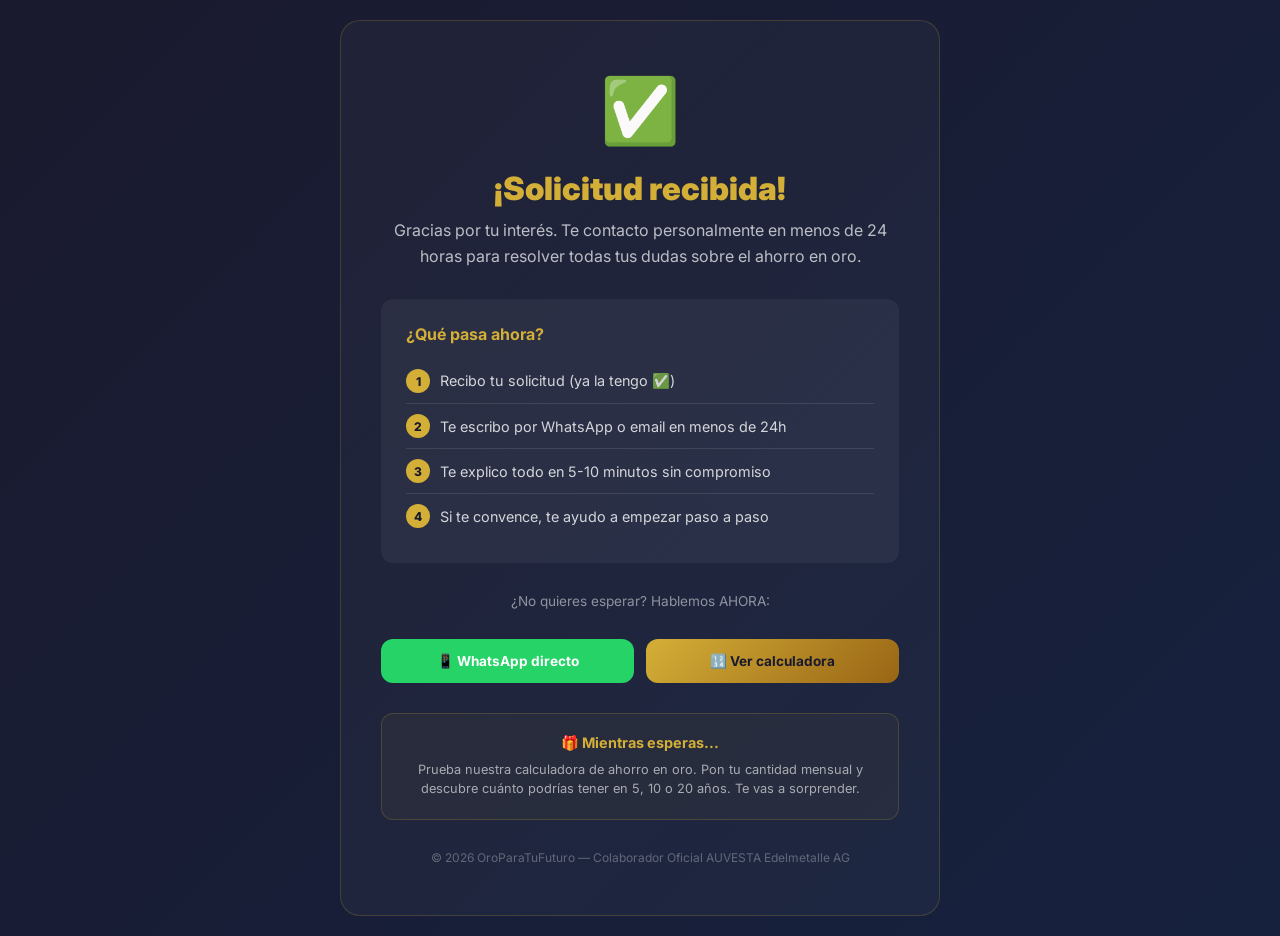
<file: gracias.html>
<!DOCTYPE html>
<html lang="es">
<head>
    <meta charset="UTF-8">
    <meta name="viewport" content="width=device-width, initial-scale=1.0">
    <title>¡Gracias! Tu solicitud ha sido recibida</title>
    <link href="https://fonts.googleapis.com/css2?family=Inter:wght@400;600;700;800;900&display=swap" rel="stylesheet">
    <style>
        *{margin:0;padding:0;box-sizing:border-box}
        body{font-family:'Inter',sans-serif;background:linear-gradient(135deg,#1a1a2e,#16213e);min-height:100vh;display:flex;align-items:center;justify-content:center;padding:20px;color:white}
        .card{max-width:600px;width:100%;background:rgba(255,255,255,0.03);border:1px solid rgba(212,175,55,0.2);border-radius:20px;padding:50px 40px;text-align:center}
        .icon{font-size:4rem;margin-bottom:20px;animation:pop 0.5s ease}
        @keyframes pop{0%{transform:scale(0)}50%{transform:scale(1.2)}100%{transform:scale(1)}}
        h1{font-size:2rem;font-weight:900;margin-bottom:10px;color:#D4AF37}
        .sub{color:rgba(255,255,255,0.7);margin-bottom:30px;font-size:1rem;line-height:1.6}
        .steps{text-align:left;margin:30px 0;padding:25px;background:rgba(255,255,255,0.05);border-radius:12px}
        .steps h3{color:#D4AF37;margin-bottom:15px;font-size:1rem}
        .steps li{padding:10px 0;font-size:0.9rem;color:rgba(255,255,255,0.8);border-bottom:1px solid rgba(255,255,255,0.1);display:flex;align-items:center;gap:10px}
        .steps li:last-child{border-bottom:none}
        .step-num{background:#D4AF37;color:#1a1a2e;width:24px;height:24px;border-radius:50%;display:flex;align-items:center;justify-content:center;font-size:0.75rem;font-weight:800;flex-shrink:0}
        .cta-grid{display:grid;grid-template-columns:1fr 1fr;gap:12px;margin-top:30px}
        .btn{display:flex;align-items:center;justify-content:center;gap:8px;padding:14px 20px;border-radius:12px;font-weight:700;font-size:0.85rem;transition:all 0.3s;text-decoration:none}
        .btn-wa{background:#25D366;color:white}
        .btn-wa:hover{transform:translateY(-2px);box-shadow:0 5px 20px rgba(37,211,102,0.3)}
        .btn-gold{background:linear-gradient(135deg,#D4AF37,#996515);color:#1a1a2e}
        .btn-gold:hover{transform:translateY(-2px);box-shadow:0 5px 20px rgba(212,175,55,0.3)}
        .bonus{margin-top:30px;padding:20px;background:rgba(212,175,55,0.05);border:1px solid rgba(212,175,55,0.2);border-radius:12px}
        .bonus h4{color:#D4AF37;margin-bottom:8px;font-size:0.9rem}
        .bonus p{font-size:0.8rem;color:rgba(255,255,255,0.6);line-height:1.5}
        .timer{font-size:1.5rem;font-weight:900;color:#D4AF37;margin:15px 0}
        @media(max-width:600px){.cta-grid{grid-template-columns:1fr}.card{padding:30px 20px}}
    </style>
</head>
<body>
    <div class="card">
        <div class="icon">✅</div>
        <h1>¡Solicitud recibida!</h1>
        <p class="sub">Gracias por tu interés. Te contacto personalmente en menos de 24 horas para resolver todas tus dudas sobre el ahorro en oro.</p>
        
        <div class="steps">
            <h3>¿Qué pasa ahora?</h3>
            <ul>
                <li><span class="step-num">1</span> Recibo tu solicitud (ya la tengo ✅)</li>
                <li><span class="step-num">2</span> Te escribo por WhatsApp o email en menos de 24h</li>
                <li><span class="step-num">3</span> Te explico todo en 5-10 minutos sin compromiso</li>
                <li><span class="step-num">4</span> Si te convence, te ayudo a empezar paso a paso</li>
            </ul>
        </div>

        <p style="color:rgba(255,255,255,0.5);font-size:0.85rem;margin-bottom:15px;">¿No quieres esperar? Hablemos AHORA:</p>
        
        <div class="cta-grid">
            <a href="https://wa.me/34611918310?text=Hola!+Acabo+de+enviar+el+formulario+y+quiero+info+YA" class="btn btn-wa">📱 WhatsApp directo</a>
            <a href="index.html#calculadora" class="btn btn-gold">🔢 Ver calculadora</a>
        </div>

        <div class="bonus">
            <h4>🎁 Mientras esperas...</h4>
            <p>Prueba nuestra calculadora de ahorro en oro. Pon tu cantidad mensual y descubre cuánto podrías tener en 5, 10 o 20 años. Te vas a sorprender.</p>
        </div>

        <p style="margin-top:30px;font-size:0.75rem;color:rgba(255,255,255,0.3);">© 2026 OroParaTuFuturo — Colaborador Oficial AUVESTA Edelmetalle AG</p>
    </div>
</body>
</html>
</file>
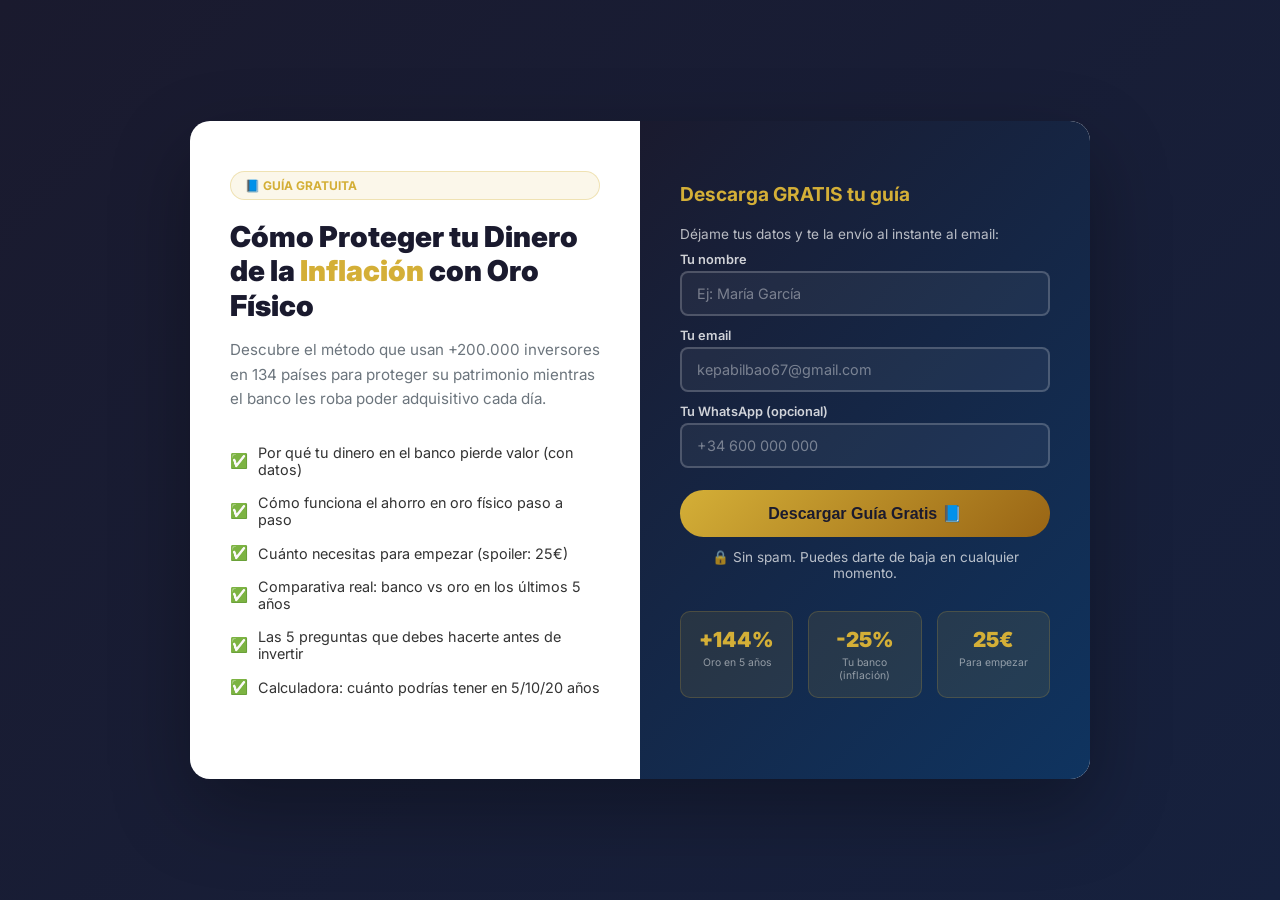
<file: lead-magnet.html>
<!DOCTYPE html>
<html lang="es">
<head>
    <meta charset="UTF-8">
    <meta name="viewport" content="width=device-width, initial-scale=1.0">
    <title>Guía Gratuita: Protege tu Dinero de la Inflación</title>
    <link rel="preconnect" href="https://fonts.googleapis.com">
    <link href="https://fonts.googleapis.com/css2?family=Inter:wght@400;600;700;800;900&display=swap" rel="stylesheet">
    <style>
        * { margin:0; padding:0; box-sizing:border-box; }
        body { font-family:'Inter',sans-serif; background:linear-gradient(135deg,#1a1a2e,#16213e); min-height:100vh; display:flex; align-items:center; justify-content:center; padding:20px; }
        .container { max-width:900px; width:100%; display:grid; grid-template-columns:1fr 1fr; background:white; border-radius:20px; overflow:hidden; box-shadow:0 30px 80px rgba(0,0,0,0.3); }
        .left { padding:50px 40px; display:flex; flex-direction:column; justify-content:center; }
        .right { background:linear-gradient(135deg,#1a1a2e,#0f3460); padding:50px 40px; display:flex; flex-direction:column; justify-content:center; color:white; }
        .badge { display:inline-block; background:rgba(212,175,55,0.1); border:1px solid rgba(212,175,55,0.3); color:#D4AF37; padding:6px 14px; border-radius:20px; font-size:0.75rem; font-weight:700; margin-bottom:20px; }
        h1 { font-size:1.8rem; font-weight:900; line-height:1.2; margin-bottom:15px; color:#1a1a2e; }
        .gold { color:#D4AF37; }
        .subtitle { color:#6c757d; font-size:0.95rem; margin-bottom:25px; line-height:1.6; }
        .checklist { margin-bottom:25px; }
        .checklist li { padding:8px 0; font-size:0.9rem; color:#333; display:flex; align-items:center; gap:10px; }
        .checklist li::before { content:'✅'; }
        .form-group { margin-bottom:12px; }
        .form-group label { display:block; font-weight:600; font-size:0.8rem; margin-bottom:4px; color:rgba(255,255,255,0.8); }
        .form-group input { width:100%; padding:12px 15px; border:2px solid rgba(255,255,255,0.2); border-radius:8px; background:rgba(255,255,255,0.05); color:white; font-size:0.9rem; font-family:inherit; }
        .form-group input::placeholder { color:rgba(255,255,255,0.4); }
        .form-group input:focus { border-color:#D4AF37; outline:none; }
        .btn-download { width:100%; padding:14px; background:linear-gradient(135deg,#D4AF37,#996515); color:#1a1a2e; border:none; border-radius:25px; font-size:1rem; font-weight:800; cursor:pointer; margin-top:10px; transition:transform 0.3s,box-shadow 0.3s; }
        .btn-download:hover { transform:translateY(-2px); box-shadow:0 8px 25px rgba(212,175,55,0.4); }
        .privacy { text-align:center; font-size:0.7rem; color:rgba(255,255,255,0.4); margin-top:12px; }
        .right h2 { font-size:1.2rem; font-weight:700; margin-bottom:20px; color:#D4AF37; }
        .right p { font-size:0.85rem; color:rgba(255,255,255,0.7); margin-bottom:10px; }
        .stat-row { display:flex; gap:15px; margin:20px 0; }
        .mini-stat { background:rgba(212,175,55,0.1); border:1px solid rgba(212,175,55,0.2); border-radius:10px; padding:15px; text-align:center; flex:1; }
        .mini-stat .num { font-size:1.3rem; font-weight:900; color:#D4AF37; }
        .mini-stat .lab { font-size:0.65rem; color:rgba(255,255,255,0.5); margin-top:4px; }
        @media(max-width:768px) { .container { grid-template-columns:1fr; } .left,.right { padding:30px 25px; } }
    </style>
</head>
<body>
    <div class="container">
        <div class="left">
            <span class="badge">📘 GUÍA GRATUITA</span>
            <h1>Cómo Proteger tu Dinero de la <span class="gold">Inflación</span> con Oro Físico</h1>
            <p class="subtitle">Descubre el método que usan +200.000 inversores en 134 países para proteger su patrimonio mientras el banco les roba poder adquisitivo cada día.</p>
            <ul class="checklist">
                <li>Por qué tu dinero en el banco pierde valor (con datos)</li>
                <li>Cómo funciona el ahorro en oro físico paso a paso</li>
                <li>Cuánto necesitas para empezar (spoiler: 25€)</li>
                <li>Comparativa real: banco vs oro en los últimos 5 años</li>
                <li>Las 5 preguntas que debes hacerte antes de invertir</li>
                <li>Calculadora: cuánto podrías tener en 5/10/20 años</li>
            </ul>
        </div>
        <div class="right">
            <h2>Descarga GRATIS tu guía</h2>
            <p>Déjame tus datos y te la envío al instante al email:</p>
            <form id="lead-form">
                <div class="form-group">
                    <label>Tu nombre</label>
                    <input type="text" name="name" placeholder="Ej: María García" required>
                </div>
                <div class="form-group">
                    <label>Tu email</label>
                    <input type="email" name="email" placeholder="kepabilbao67@gmail.com" required>
                </div>
                <div class="form-group">
                    <label>Tu WhatsApp (opcional)</label>
                    <input type="tel" name="phone" placeholder="+34 600 000 000">
                </div>
                <button type="submit" class="btn-download">Descargar Guía Gratis 📘</button>
                <p class="privacy">🔒 Sin spam. Puedes darte de baja en cualquier momento.</p>
            </form>
            <div class="stat-row">
                <div class="mini-stat"><div class="num">+144%</div><div class="lab">Oro en 5 años</div></div>
                <div class="mini-stat"><div class="num">-25%</div><div class="lab">Tu banco (inflación)</div></div>
                <div class="mini-stat"><div class="num">25€</div><div class="lab">Para empezar</div></div>
            </div>
        </div>
    </div>
    <script>
        document.getElementById('lead-form').addEventListener('submit', function(e) {
            e.preventDefault();
            const data = Object.fromEntries(new FormData(this));
            this.innerHTML = '<div style="text-align:center;padding:30px;"><div style="font-size:3rem;margin-bottom:15px;">🎉</div><h3 style="color:#D4AF37;margin-bottom:10px;">¡Guía enviada!</h3><p style="color:rgba(255,255,255,0.7);font-size:0.85rem;">Revisa tu email (también la carpeta de spam).</p><p style="margin-top:15px;"><a href="https://wa.me/34611918310?text=Hola!+Acabo+de+descargar+la+guía+del+oro" style="background:#25D366;color:white;padding:10px 20px;border-radius:20px;font-weight:700;font-size:0.85rem;display:inline-block;">También puedo contarte por WhatsApp 📱</a></p></div>';
            console.log('Lead magnet:', data);
            // Aquí conectar con Mailerlite/Brevo para enviar la guía por email
        });
    </script>
</body>
</html>
</file>
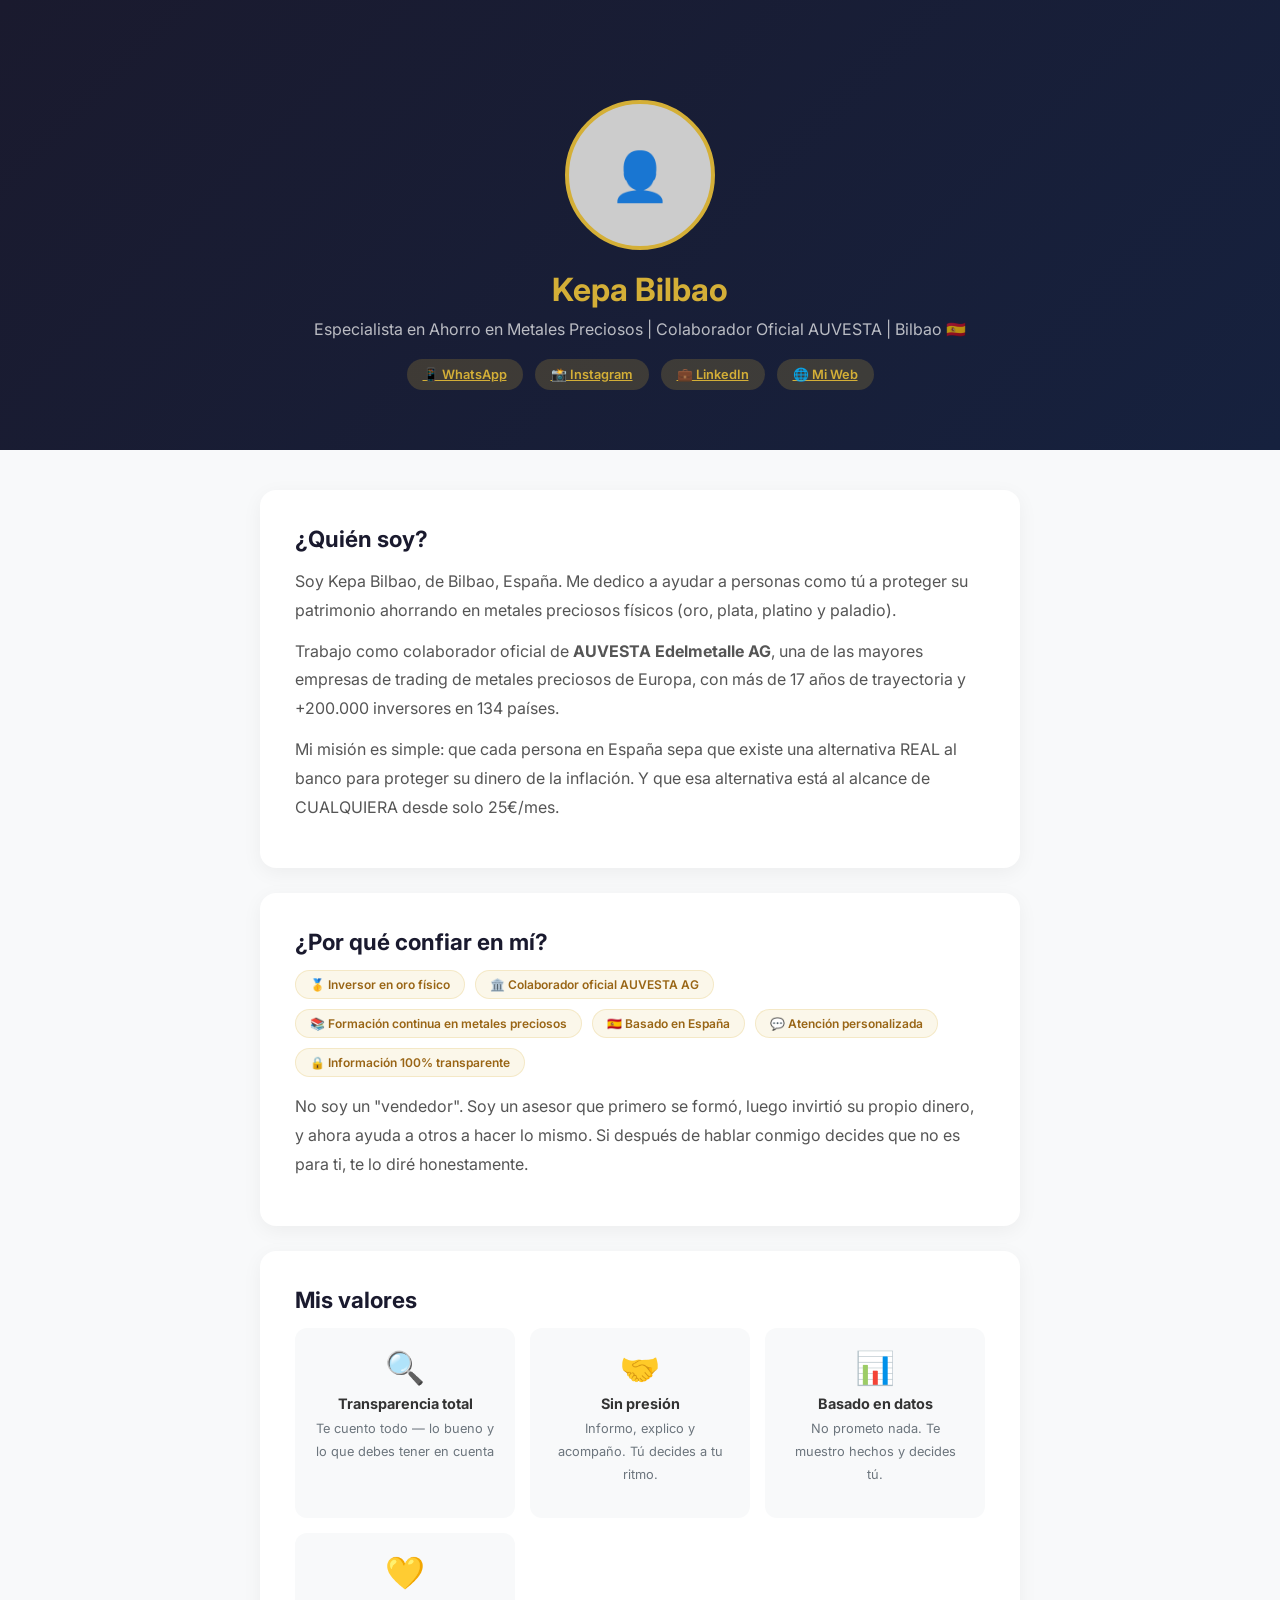
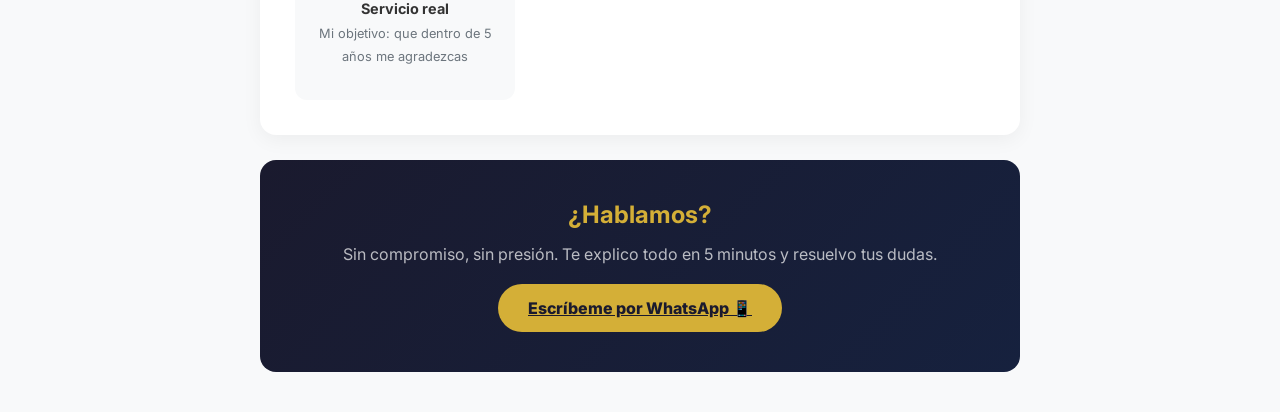
<file: sobre-mi.html>
<!DOCTYPE html>
<html lang="es">
<head>
    <meta charset="UTF-8">
    <meta name="viewport" content="width=device-width, initial-scale=1.0">
    <title>Sobre Mí — Tu Asesor de Ahorro en Oro</title>
    <link href="https://fonts.googleapis.com/css2?family=Inter:wght@400;600;700;800&display=swap" rel="stylesheet">
    <style>
        *{margin:0;padding:0;box-sizing:border-box}
        body{font-family:'Inter',sans-serif;background:#f8f9fa;color:#333}
        .hero-about{background:linear-gradient(135deg,#1a1a2e,#16213e);padding:100px 20px 60px;text-align:center;color:white}
        .avatar{width:150px;height:150px;border-radius:50%;border:4px solid #D4AF37;margin:0 auto 20px;background:#ccc;display:flex;align-items:center;justify-content:center;font-size:3rem}
        h1{font-size:2rem;margin-bottom:10px}
        .gold{color:#D4AF37}
        .tagline{color:rgba(255,255,255,0.7);font-size:1rem;margin-bottom:20px}
        .social-links{display:flex;justify-content:center;gap:12px;margin-top:15px}
        .social-links a{background:rgba(212,175,55,0.2);color:#D4AF37;padding:8px 16px;border-radius:20px;font-size:0.8rem;font-weight:600;transition:all 0.3s}
        .social-links a:hover{background:#D4AF37;color:#1a1a2e}
        .container{max-width:800px;margin:0 auto;padding:40px 20px}
        .section{background:white;border-radius:16px;padding:35px;margin-bottom:25px;box-shadow:0 5px 20px rgba(0,0,0,0.05)}
        .section h2{font-size:1.4rem;margin-bottom:15px;color:#1a1a2e}
        .section p{line-height:1.8;color:#555;margin-bottom:12px}
        .values-grid{display:grid;grid-template-columns:repeat(auto-fit,minmax(200px,1fr));gap:15px;margin-top:15px}
        .value-card{background:#f8f9fa;border-radius:12px;padding:20px;text-align:center}
        .value-card .icon{font-size:2rem;margin-bottom:8px}
        .value-card h4{font-size:0.9rem;margin-bottom:5px}
        .value-card p{font-size:0.8rem;color:#6c757d}
        .cta-box{background:linear-gradient(135deg,#1a1a2e,#16213e);border-radius:16px;padding:40px;text-align:center;color:white}
        .cta-box h2{color:#D4AF37;margin-bottom:15px}
        .cta-box p{color:rgba(255,255,255,0.7);margin-bottom:20px}
        .btn-cta{display:inline-block;background:#D4AF37;color:#1a1a2e;padding:14px 30px;border-radius:25px;font-weight:800;font-size:1rem;transition:all 0.3s}
        .btn-cta:hover{transform:translateY(-2px);box-shadow:0 8px 25px rgba(212,175,55,0.4)}
        .credentials{display:flex;flex-wrap:wrap;gap:10px;margin-top:15px}
        .cred{background:rgba(212,175,55,0.1);border:1px solid rgba(212,175,55,0.2);padding:6px 14px;border-radius:15px;font-size:0.75rem;font-weight:600;color:#996515}
    </style>
</head>
<body>
    <div class="hero-about">
        <div class="avatar">👤</div>
        <h1><span class="gold">Kepa Bilbao</span></h1>
        <p class="tagline">Especialista en Ahorro en Metales Preciosos | Colaborador Oficial AUVESTA | Bilbao 🇪🇸</p>
        <div class="social-links">
            <a href="https://wa.me/34611918310?text=Hola%20Kepa!%20Quiero%20saber%20más%20sobre%20el%20ahorro%20en%20oro">📱 WhatsApp</a>
            <a href="https://instagram.com/kepabilbao">📸 Instagram</a>
            <a href="https://linkedin.com/in/kepabilbao">💼 LinkedIn</a>
            <a href="index.html">🌐 Mi Web</a>
        </div>
    </div>

    <div class="container">
        <div class="section">
            <h2>¿Quién soy?</h2>
            <p>Soy Kepa Bilbao, de Bilbao, España. Me dedico a ayudar a personas como tú a proteger su patrimonio ahorrando en metales preciosos físicos (oro, plata, platino y paladio).</p>
            <p>Trabajo como colaborador oficial de <strong>AUVESTA Edelmetalle AG</strong>, una de las mayores empresas de trading de metales preciosos de Europa, con más de 17 años de trayectoria y +200.000 inversores en 134 países.</p>
            <p>Mi misión es simple: que cada persona en España sepa que existe una alternativa REAL al banco para proteger su dinero de la inflación. Y que esa alternativa está al alcance de CUALQUIERA desde solo 25€/mes.</p>
        </div>

        <div class="section">
            <h2>¿Por qué confiar en mí?</h2>
            <div class="credentials">
                <span class="cred">🥇 Inversor en oro físico</span>
                <span class="cred">🏛️ Colaborador oficial AUVESTA AG</span>
                <span class="cred">📚 Formación continua en metales preciosos</span>
                <span class="cred">🇪🇸 Basado en España</span>
                <span class="cred">💬 Atención personalizada</span>
                <span class="cred">🔒 Información 100% transparente</span>
            </div>
            <p style="margin-top:15px">No soy un "vendedor". Soy un asesor que primero se formó, luego invirtió su propio dinero, y ahora ayuda a otros a hacer lo mismo. Si después de hablar conmigo decides que no es para ti, te lo diré honestamente.</p>
        </div>

        <div class="section">
            <h2>Mis valores</h2>
            <div class="values-grid">
                <div class="value-card">
                    <div class="icon">🔍</div>
                    <h4>Transparencia total</h4>
                    <p>Te cuento todo — lo bueno y lo que debes tener en cuenta</p>
                </div>
                <div class="value-card">
                    <div class="icon">🤝</div>
                    <h4>Sin presión</h4>
                    <p>Informo, explico y acompaño. Tú decides a tu ritmo.</p>
                </div>
                <div class="value-card">
                    <div class="icon">📊</div>
                    <h4>Basado en datos</h4>
                    <p>No prometo nada. Te muestro hechos y decides tú.</p>
                </div>
                <div class="value-card">
                    <div class="icon">💛</div>
                    <h4>Servicio real</h4>
                    <p>Mi objetivo: que dentro de 5 años me agradezcas</p>
                </div>
            </div>
        </div>

        <div class="cta-box">
            <h2>¿Hablamos?</h2>
            <p>Sin compromiso, sin presión. Te explico todo en 5 minutos y resuelvo tus dudas.</p>
            <a href="https://wa.me/34611918310?text=Hola!+Quiero+saber+más+sobre+el+ahorro+en+oro" class="btn-cta">Escríbeme por WhatsApp 📱</a>
        </div>
    </div>
</body>
</html>
</file>
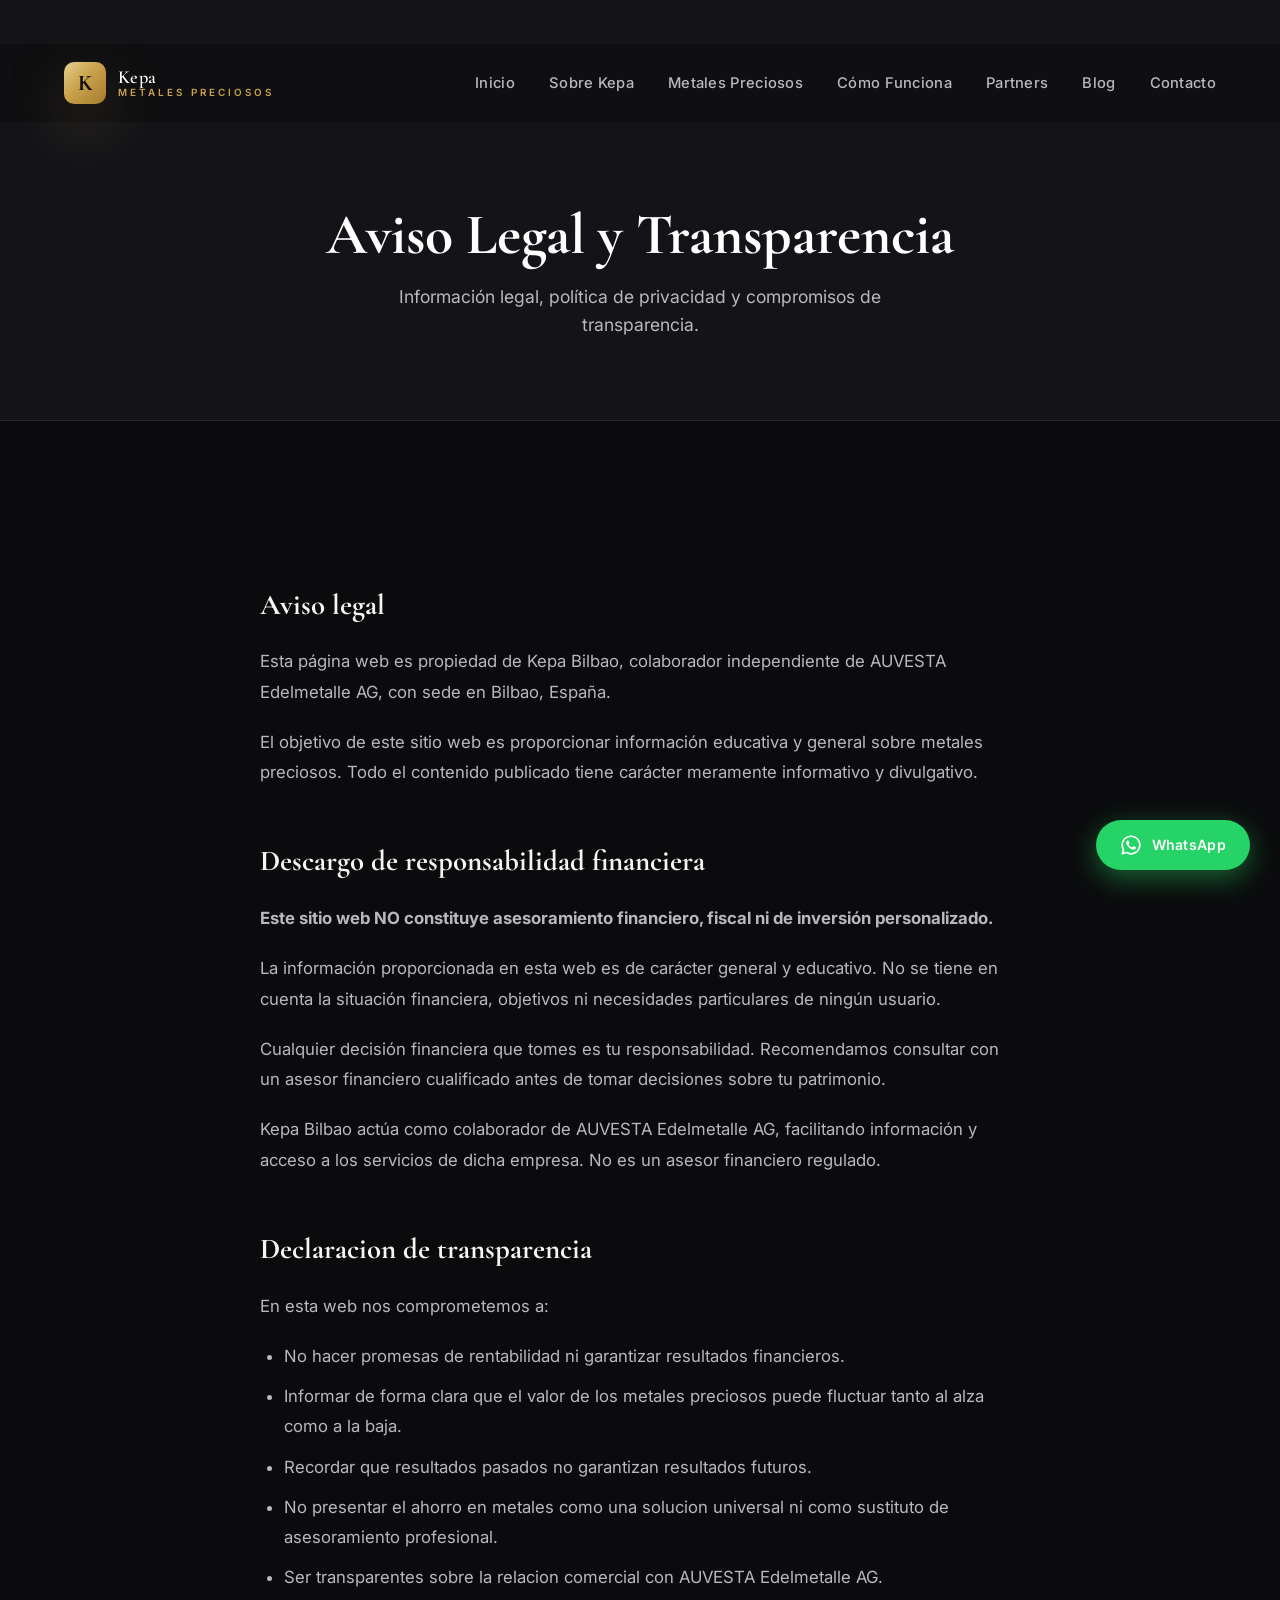
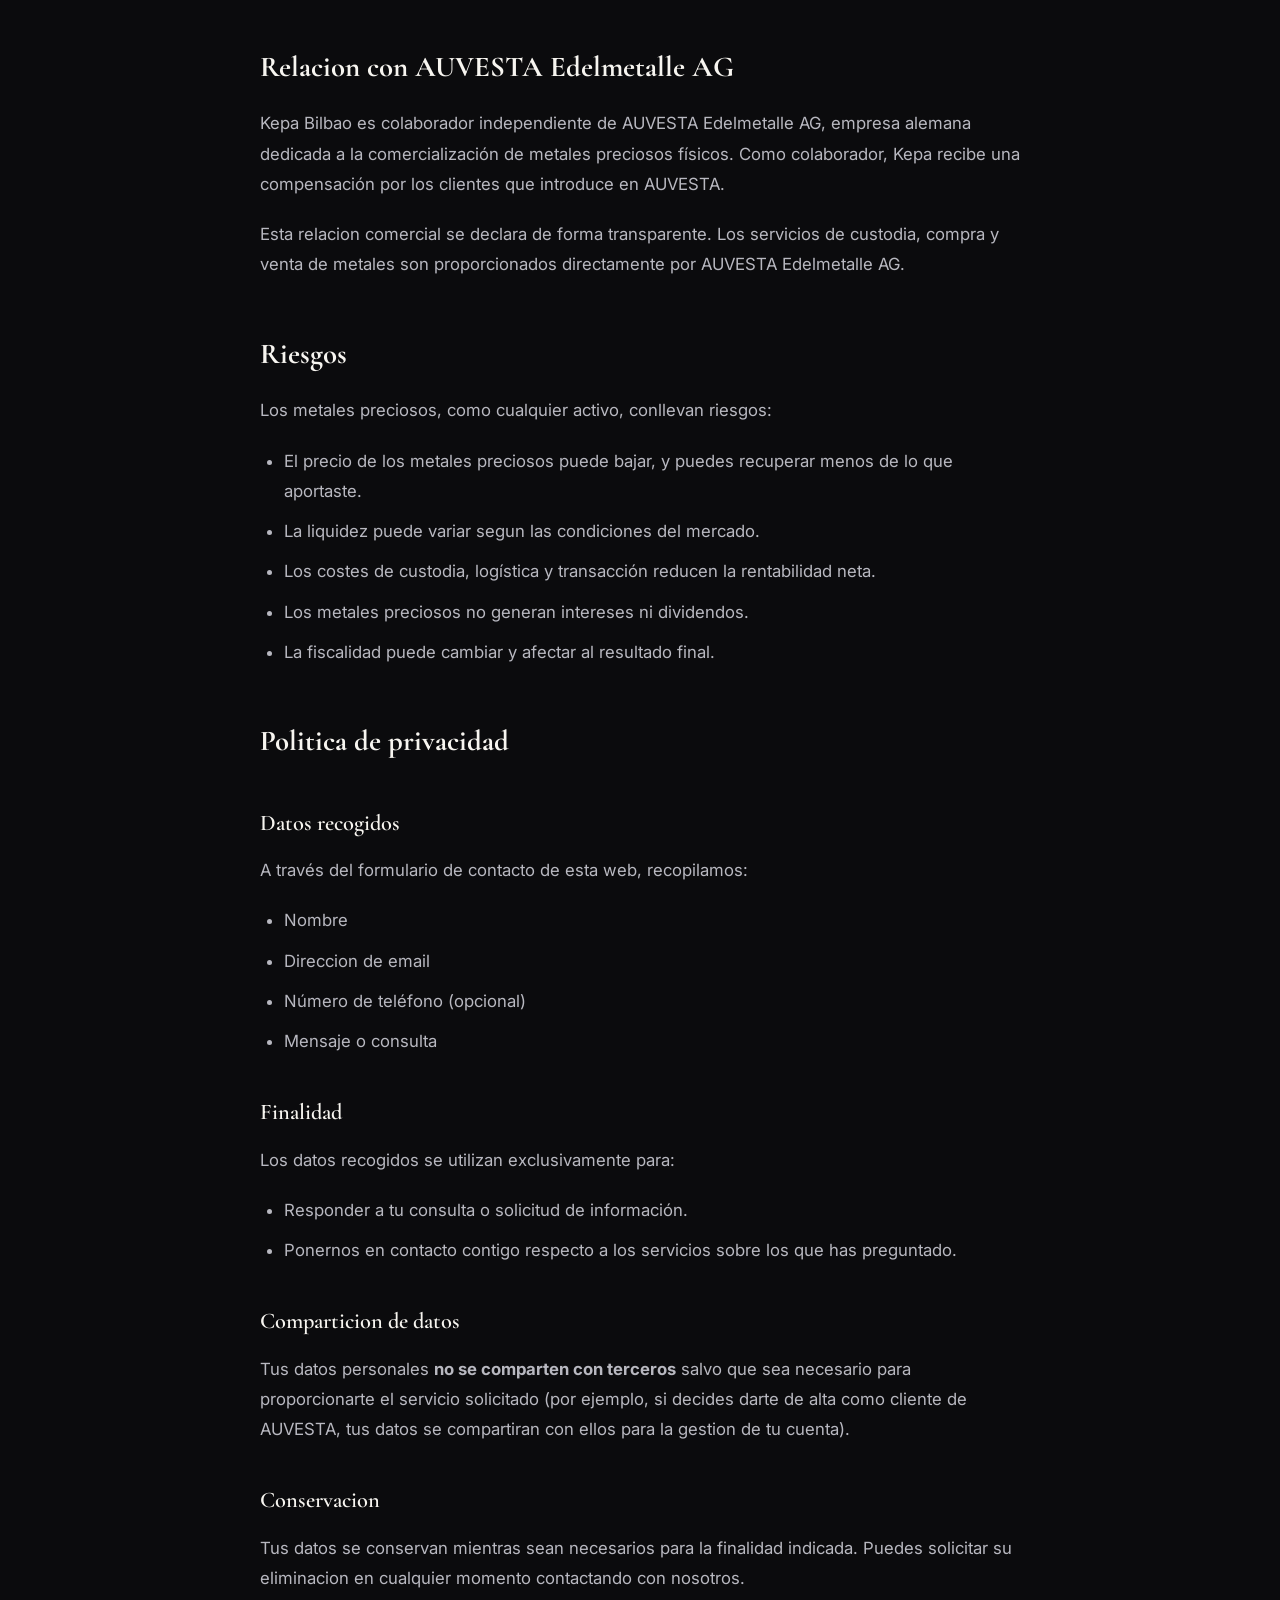
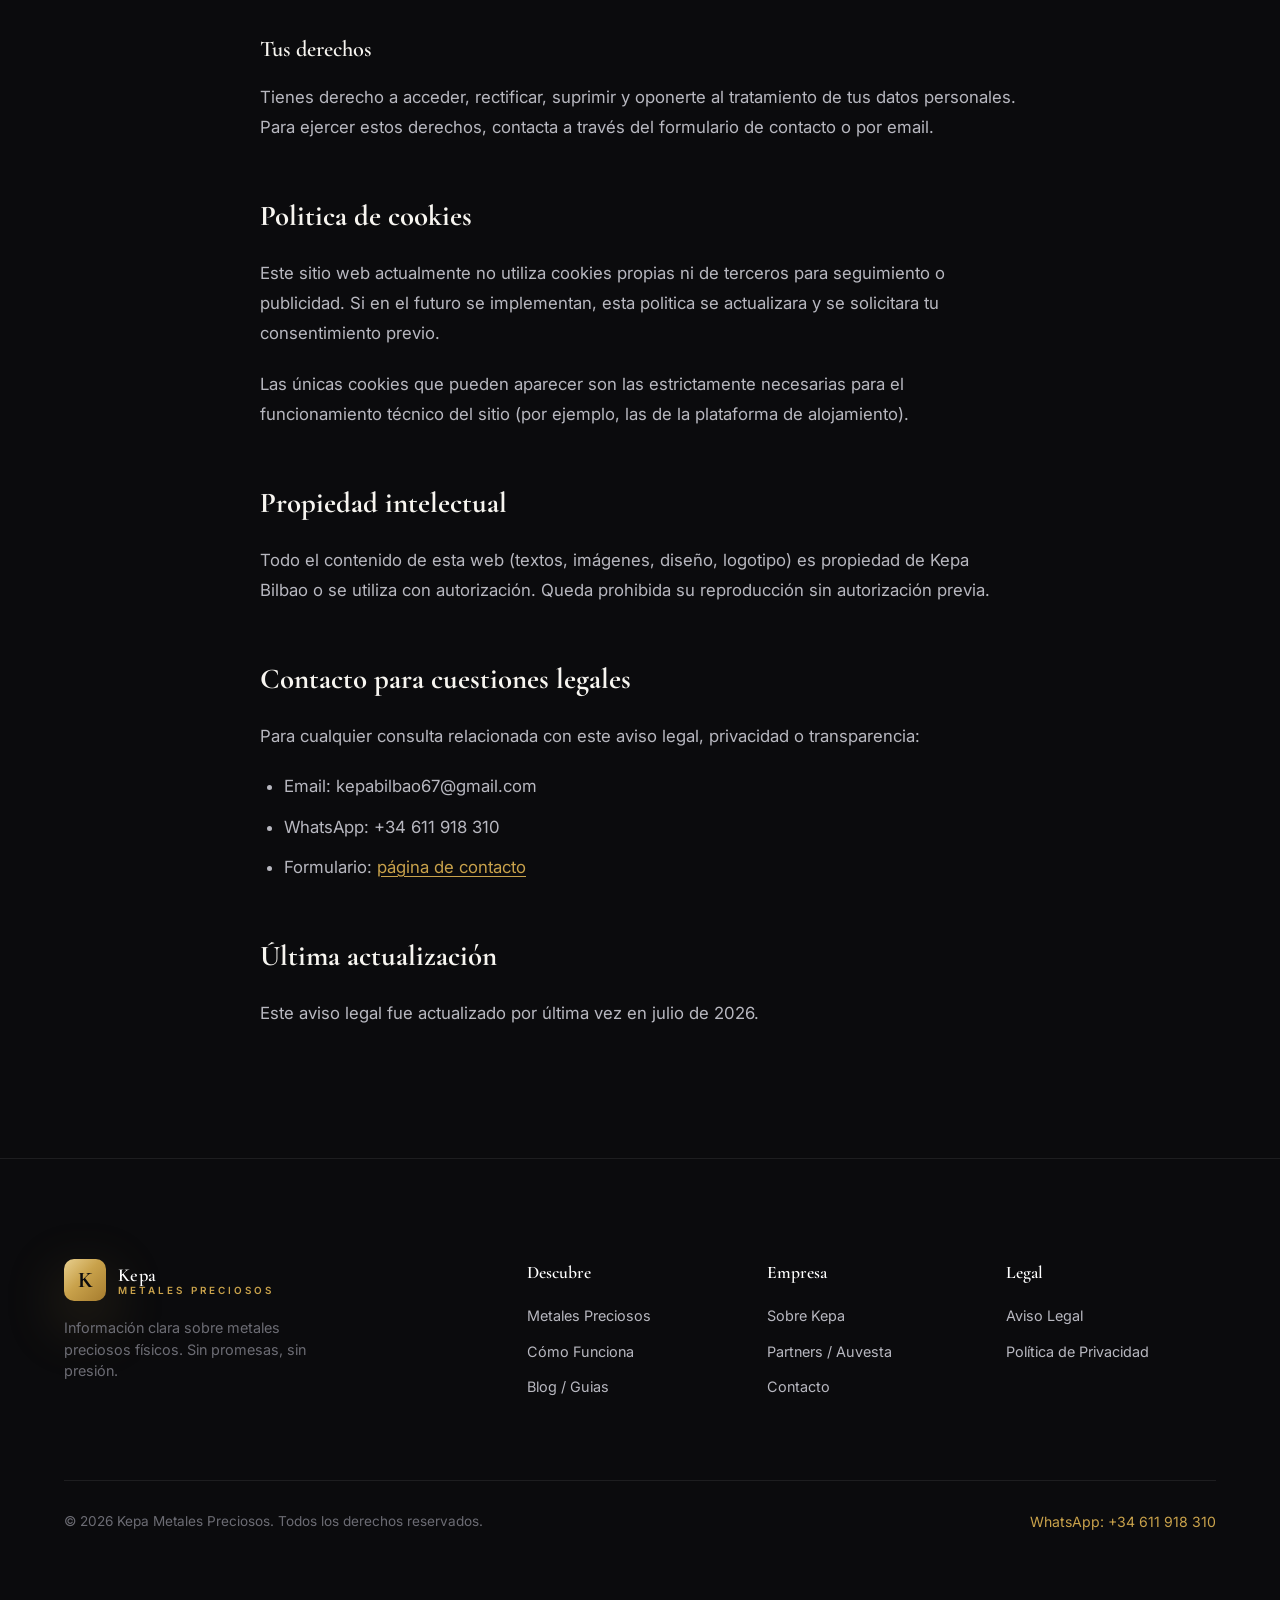
<file: frontend/aviso-legal.html>
<!DOCTYPE html>
<html lang="es">
<head>
    <meta charset="UTF-8">
    <meta name="viewport" content="width=device-width, initial-scale=1.0">
    <meta name="description" content="Aviso legal, política de privacidad y transparencia de Kepa Metales Preciosos. Información educativa, sin asesoramiento financiero personalizado.">
    <link rel="canonical" href="https://mi-sistema-metales-preciosos.vercel.app/aviso-legal">
    <meta property="og:type" content="website">
    <meta property="og:locale" content="es_ES">
    <meta property="og:site_name" content="Kepa Metales Preciosos">
    <meta property="og:title" content="Aviso Legal | Kepa Metales Preciosos">
    <meta property="og:description" content="Aviso legal, política de privacidad y transparencia. Información educativa, sin asesoramiento personalizado.">
    <meta property="og:url" content="https://mi-sistema-metales-preciosos.vercel.app/aviso-legal">
    <meta property="og:image" content="https://mi-sistema-metales-preciosos.vercel.app/images/vault-banner.jpg">
    <meta name="twitter:card" content="summary_large_image">
    <meta name="twitter:title" content="Aviso Legal | Kepa Metales Preciosos">
    <meta name="twitter:description" content="Aviso legal, política de privacidad y transparencia. Información educativa, sin asesoramiento personalizado.">
    <meta name="twitter:image" content="https://mi-sistema-metales-preciosos.vercel.app/images/vault-banner.jpg">
    <title>Aviso Legal | Kepa Metales Preciosos</title>
    <link rel="preconnect" href="https://fonts.googleapis.com">
    <link rel="preconnect" href="https://fonts.gstatic.com" crossorigin>
    <link href="https://fonts.googleapis.com/css2?family=Cormorant+Garamond:wght@500;600;700&family=Inter:wght@300;400;500;600&display=swap" rel="stylesheet">
    <link rel="stylesheet" href="style.css">
</head>
<body>
    <header class="navbar" id="navbar">
        <div class="navbar__inner container">
            <a href="index.html" class="logo" aria-label="Kepa Metales Preciosos - Inicio">
                <span class="logo__mark" aria-hidden="true">K</span>
                <span class="logo__text">Kepa <span class="logo__accent">Metales Preciosos</span></span>
            </a>
            <nav class="nav" aria-label="Navegación principal">
                <ul class="nav__list" id="nav-list">
                    <li><a class="nav__link" href="index.html">Inicio</a></li>
                    <li><a class="nav__link" href="sobre-kepa.html">Sobre Kepa</a></li>
                    <li><a class="nav__link" href="metales-preciosos.html">Metales Preciosos</a></li>
                    <li><a class="nav__link" href="como-funciona.html">Cómo Funciona</a></li>
                    <li><a class="nav__link" href="partners.html">Partners</a></li>
                    <li><a class="nav__link" href="blog.html">Blog</a></li>
                    <li><a class="nav__link" href="contacto.html">Contacto</a></li>
                </ul>
            </nav>
            <button class="nav__toggle" id="nav-toggle" aria-label="Abrir menu" aria-expanded="false" aria-controls="nav-list">
                <span></span><span></span><span></span>
            </button>
        </div>
    </header>

    <main>
        <!-- Page Header -->
        <section class="page-header">
            <div class="container">
                <h1 class="page-header__title reveal">Aviso Legal y Transparencia</h1>
                <p class="page-header__lead reveal">Información legal, política de privacidad y compromisos de transparencia.</p>
            </div>
        </section>

        <!-- Legal content -->
        <section class="section">
            <div class="container">
                <div class="prose reveal">
                    <h2>Aviso legal</h2>
                    <p>Esta página web es propiedad de Kepa Bilbao, colaborador independiente de AUVESTA Edelmetalle AG, con sede en Bilbao, España.</p>
                    <p>El objetivo de este sitio web es proporcionar información educativa y general sobre metales preciosos. Todo el contenido publicado tiene carácter meramente informativo y divulgativo.</p>

                    <h2>Descargo de responsabilidad financiera</h2>
                    <p><strong>Este sitio web NO constituye asesoramiento financiero, fiscal ni de inversión personalizado.</strong></p>
                    <p>La información proporcionada en esta web es de carácter general y educativo. No se tiene en cuenta la situación financiera, objetivos ni necesidades particulares de ningún usuario.</p>
                    <p>Cualquier decisión financiera que tomes es tu responsabilidad. Recomendamos consultar con un asesor financiero cualificado antes de tomar decisiones sobre tu patrimonio.</p>
                    <p>Kepa Bilbao actúa como colaborador de AUVESTA Edelmetalle AG, facilitando información y acceso a los servicios de dicha empresa. No es un asesor financiero regulado.</p>

                    <h2>Declaracion de transparencia</h2>
                    <p>En esta web nos comprometemos a:</p>
                    <ul>
                        <li>No hacer promesas de rentabilidad ni garantizar resultados financieros.</li>
                        <li>Informar de forma clara que el valor de los metales preciosos puede fluctuar tanto al alza como a la baja.</li>
                        <li>Recordar que resultados pasados no garantizan resultados futuros.</li>
                        <li>No presentar el ahorro en metales como una solucion universal ni como sustituto de asesoramiento profesional.</li>
                        <li>Ser transparentes sobre la relacion comercial con AUVESTA Edelmetalle AG.</li>
                    </ul>

                    <h2>Relacion con AUVESTA Edelmetalle AG</h2>
                    <p>Kepa Bilbao es colaborador independiente de AUVESTA Edelmetalle AG, empresa alemana dedicada a la comercialización de metales preciosos físicos. Como colaborador, Kepa recibe una compensación por los clientes que introduce en AUVESTA.</p>
                    <p>Esta relacion comercial se declara de forma transparente. Los servicios de custodia, compra y venta de metales son proporcionados directamente por AUVESTA Edelmetalle AG.</p>

                    <h2>Riesgos</h2>
                    <p>Los metales preciosos, como cualquier activo, conllevan riesgos:</p>
                    <ul>
                        <li>El precio de los metales preciosos puede bajar, y puedes recuperar menos de lo que aportaste.</li>
                        <li>La liquidez puede variar segun las condiciones del mercado.</li>
                        <li>Los costes de custodia, logística y transacción reducen la rentabilidad neta.</li>
                        <li>Los metales preciosos no generan intereses ni dividendos.</li>
                        <li>La fiscalidad puede cambiar y afectar al resultado final.</li>
                    </ul>

                    <h2>Politica de privacidad</h2>
                    <h3>Datos recogidos</h3>
                    <p>A través del formulario de contacto de esta web, recopilamos:</p>
                    <ul>
                        <li>Nombre</li>
                        <li>Direccion de email</li>
                        <li>Número de teléfono (opcional)</li>
                        <li>Mensaje o consulta</li>
                    </ul>

                    <h3>Finalidad</h3>
                    <p>Los datos recogidos se utilizan exclusivamente para:</p>
                    <ul>
                        <li>Responder a tu consulta o solicitud de información.</li>
                        <li>Ponernos en contacto contigo respecto a los servicios sobre los que has preguntado.</li>
                    </ul>

                    <h3>Comparticion de datos</h3>
                    <p>Tus datos personales <strong>no se comparten con terceros</strong> salvo que sea necesario para proporcionarte el servicio solicitado (por ejemplo, si decides darte de alta como cliente de AUVESTA, tus datos se compartiran con ellos para la gestion de tu cuenta).</p>

                    <h3>Conservacion</h3>
                    <p>Tus datos se conservan mientras sean necesarios para la finalidad indicada. Puedes solicitar su eliminacion en cualquier momento contactando con nosotros.</p>

                    <h3>Tus derechos</h3>
                    <p>Tienes derecho a acceder, rectificar, suprimir y oponerte al tratamiento de tus datos personales. Para ejercer estos derechos, contacta a través del formulario de contacto o por email.</p>

                    <h2>Politica de cookies</h2>
                    <p>Este sitio web actualmente no utiliza cookies propias ni de terceros para seguimiento o publicidad. Si en el futuro se implementan, esta politica se actualizara y se solicitara tu consentimiento previo.</p>
                    <p>Las únicas cookies que pueden aparecer son las estrictamente necesarias para el funcionamiento técnico del sitio (por ejemplo, las de la plataforma de alojamiento).</p>

                    <h2>Propiedad intelectual</h2>
                    <p>Todo el contenido de esta web (textos, imágenes, diseño, logotipo) es propiedad de Kepa Bilbao o se utiliza con autorización. Queda prohibida su reproducción sin autorización previa.</p>

                    <h2>Contacto para cuestiones legales</h2>
                    <p>Para cualquier consulta relacionada con este aviso legal, privacidad o transparencia:</p>
                    <ul>
                        <li>Email: kepabilbao67@gmail.com</li>
                        <li>WhatsApp: +34 611 918 310</li>
                        <li>Formulario: <a href="contacto.html">página de contacto</a></li>
                    </ul>

                    <h2>Última actualización</h2>
                    <p>Este aviso legal fue actualizado por última vez en julio de 2026.</p>
                </div>
            </div>
        </section>
    </main>

    <footer class="footer">
        <div class="footer__grid container">
            <div class="footer__brand">
                <a href="index.html" class="logo">
                    <span class="logo__mark" aria-hidden="true">K</span>
                    <span class="logo__text">Kepa <span class="logo__accent">Metales Preciosos</span></span>
                </a>
                <p class="footer__tagline">Información clara sobre metales preciosos físicos. Sin promesas, sin presión.</p>
            </div>
            <div class="footer__links">
                <div class="footer__col">
                    <h4 class="footer__heading">Descubre</h4>
                    <ul>
                        <li><a href="metales-preciosos.html">Metales Preciosos</a></li>
                        <li><a href="como-funciona.html">Cómo Funciona</a></li>
                        <li><a href="blog.html">Blog / Guias</a></li>
                    </ul>
                </div>
                <div class="footer__col">
                    <h4 class="footer__heading">Empresa</h4>
                    <ul>
                        <li><a href="sobre-kepa.html">Sobre Kepa</a></li>
                        <li><a href="partners.html">Partners / Auvesta</a></li>
                        <li><a href="contacto.html">Contacto</a></li>
                    </ul>
                </div>
                <div class="footer__col">
                    <h4 class="footer__heading">Legal</h4>
                    <ul>
                        <li><a href="aviso-legal.html">Aviso Legal</a></li>
                        <li><a href="privacidad.html">Política de Privacidad</a></li>
                    </ul>
                </div>
            </div>
            <div class="footer__bottom">
                <p class="footer__copy">&copy; <span id="year"></span> Kepa Metales Preciosos. Todos los derechos reservados.</p>
                <a href="https://wa.me/34611918310" class="footer__whatsapp" target="_blank" rel="noopener noreferrer">WhatsApp: +34 611 918 310</a>
            </div>
        </div>
    </footer>

    <a href="https://wa.me/34611918310?text=Hola%20Kepa,%20tengo%20una%20consulta%20sobre%20tu%20servicio." class="whatsapp-float" target="_blank" rel="noopener noreferrer" aria-label="Contactar por WhatsApp">
        <svg class="whatsapp-float__icon" viewBox="0 0 32 32" fill="none" xmlns="http://www.w3.org/2000/svg"><path d="M16.004 2.002C8.28 2.002 2.004 8.278 2.004 15.998c0 2.446.638 4.836 1.851 6.95L2 30l7.213-1.89A13.94 13.94 0 0 0 16.004 30c7.72 0 13.996-6.276 13.996-13.998C30 8.278 23.724 2.002 16.004 2.002Zm0 25.6a11.56 11.56 0 0 1-5.896-1.614l-.422-.252-4.38 1.148 1.168-4.272-.276-.44a11.52 11.52 0 0 1-1.77-6.174c0-6.388 5.2-11.588 11.588-11.588 6.388 0 11.588 5.2 11.588 11.588-.004 6.392-5.204 11.604-11.6 11.604Zm6.352-8.678c-.348-.174-2.06-1.016-2.38-1.132-.32-.116-.552-.174-.784.174-.232.348-.9 1.132-1.104 1.364-.204.232-.408.26-.756.088-.348-.174-1.468-.54-2.796-1.724-1.034-.92-1.732-2.056-1.936-2.404-.204-.348-.022-.536.152-.71.158-.156.348-.408.522-.612.174-.204.232-.348.348-.58.116-.232.058-.436-.03-.61-.088-.174-.784-1.888-1.074-2.584-.282-.68-.57-.588-.784-.598l-.668-.012c-.232 0-.61.088-.928.436-.32.348-1.218 1.19-1.218 2.904 0 1.712 1.248 3.368 1.422 3.6.174.232 2.454 3.748 5.948 5.254.832.358 1.482.572 1.988.732.836.266 1.596.228 2.198.138.67-.1 2.06-.842 2.35-1.656.29-.814.29-1.512.204-1.656-.088-.146-.32-.232-.668-.406Z" fill="currentColor"/></svg>
        <span class="whatsapp-float__label">WhatsApp</span>
    </a>
    <script src="script.js"></script>
</body>
</html>
</file>
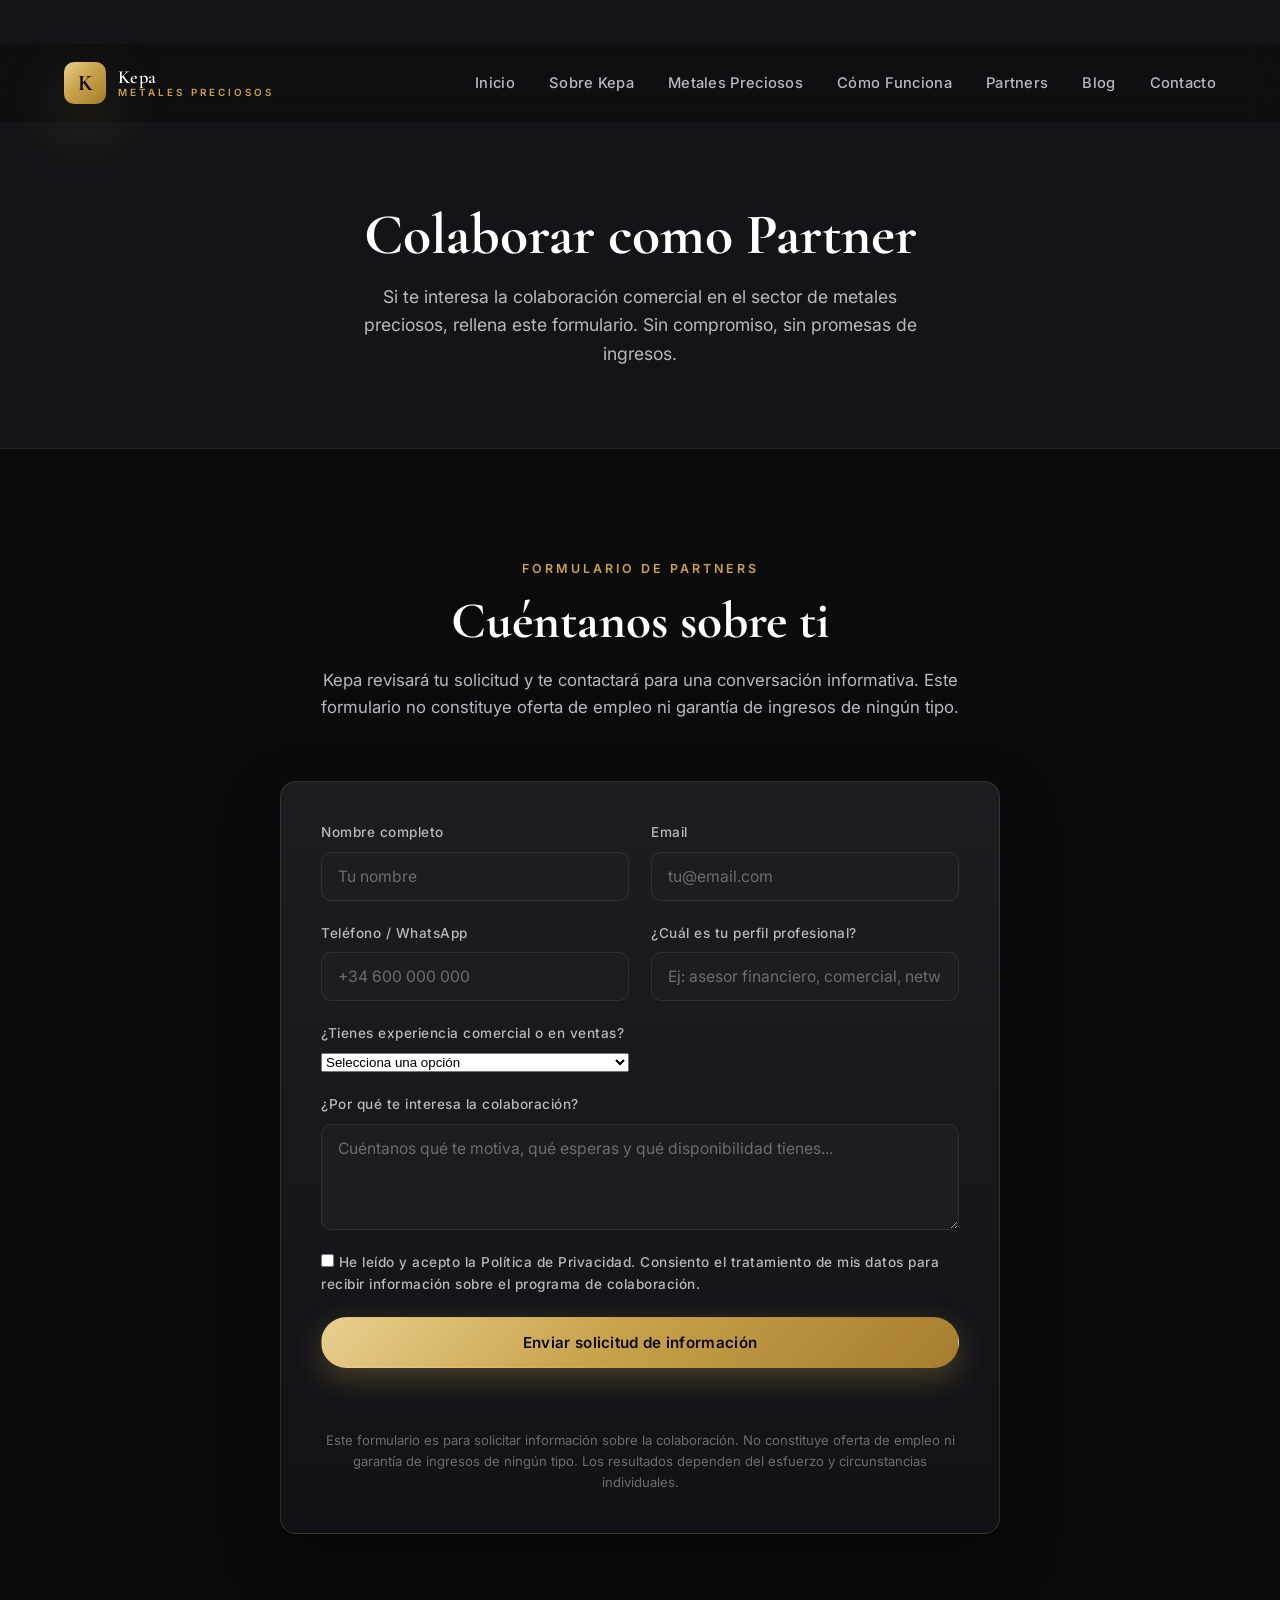
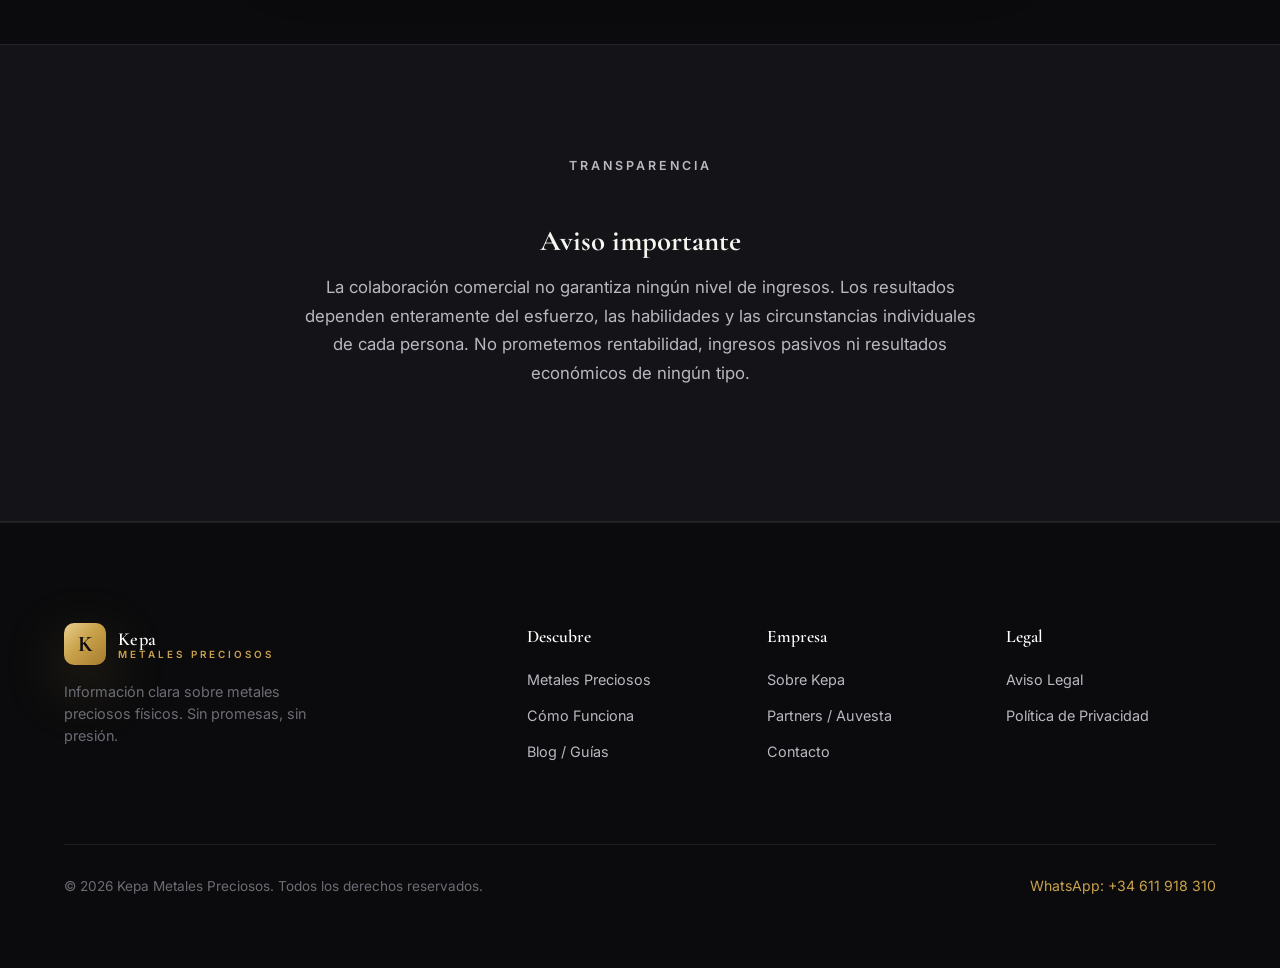
<file: frontend/partners-contacto.html>
<!DOCTYPE html>
<html lang="es">
<head>
    <meta charset="UTF-8">
    <meta name="viewport" content="width=device-width, initial-scale=1.0">
    <meta name="description" content="Formulario para personas interesadas en colaborar comercialmente con Kepa Metales Preciosos. Sin promesas de ingresos ni garantías.">
    <link rel="canonical" href="https://mi-sistema-metales-preciosos.vercel.app/partners-contacto">
    <meta property="og:type" content="website">
    <meta property="og:locale" content="es_ES">
    <meta property="og:site_name" content="Kepa Metales Preciosos">
    <meta property="og:title" content="Colaborar como Partner | Kepa Metales Preciosos">
    <meta property="og:description" content="Formulario para personas interesadas en colaborar comercialmente. Sin promesas de ingresos.">
    <meta property="og:url" content="https://mi-sistema-metales-preciosos.vercel.app/partners-contacto">
    <title>Colaborar como Partner | Kepa Metales Preciosos</title>
    <link rel="preconnect" href="https://fonts.googleapis.com">
    <link rel="preconnect" href="https://fonts.gstatic.com" crossorigin>
    <link href="https://fonts.googleapis.com/css2?family=Cormorant+Garamond:wght@500;600;700&family=Inter:wght@300;400;500;600&display=swap" rel="stylesheet">
    <link rel="stylesheet" href="style.css">
    <link rel="icon" type="image/svg+xml" href="/favicon.svg">
</head>
<body>
    <header class="navbar" id="navbar">
        <div class="navbar__inner container">
            <a href="index.html" class="logo" aria-label="Kepa Metales Preciosos - Inicio">
                <span class="logo__mark" aria-hidden="true">K</span>
                <span class="logo__text">Kepa <span class="logo__accent">Metales Preciosos</span></span>
            </a>
            <nav class="nav" aria-label="Navegación principal">
                <ul class="nav__list" id="nav-list">
                    <li><a class="nav__link" href="index.html">Inicio</a></li>
                    <li><a class="nav__link" href="sobre-kepa.html">Sobre Kepa</a></li>
                    <li><a class="nav__link" href="metales-preciosos.html">Metales Preciosos</a></li>
                    <li><a class="nav__link" href="como-funciona.html">Cómo Funciona</a></li>
                    <li><a class="nav__link" href="partners.html">Partners</a></li>
                    <li><a class="nav__link" href="blog.html">Blog</a></li>
                    <li><a class="nav__link" href="contacto.html">Contacto</a></li>
                </ul>
            </nav>
            <button class="nav__toggle" id="nav-toggle" aria-label="Abrir menú" aria-expanded="false" aria-controls="nav-list">
                <span></span><span></span><span></span>
            </button>
        </div>
    </header>

    <main>
        <section class="page-header">
            <div class="container">
                <h1 class="page-header__title reveal">Colaborar como Partner</h1>
                <p class="page-header__lead reveal">Si te interesa la colaboración comercial en el sector de metales preciosos, rellena este formulario. Sin compromiso, sin promesas de ingresos.</p>
            </div>
        </section>

        <section class="section">
            <div class="container">
                <header class="section__head reveal">
                    <p class="section__eyebrow">Formulario de partners</p>
                    <h2 class="section__title">Cuéntanos sobre ti</h2>
                    <p class="section__lead">Kepa revisará tu solicitud y te contactará para una conversación informativa. Este formulario no constituye oferta de empleo ni garantía de ingresos de ningún tipo.</p>
                </header>

                <form class="contact-form reveal" id="partner-form" action="https://formspree.io/f/xzdlnagd" method="POST" novalidate>
                    <input type="text" name="_gotcha" style="display:none" tabindex="-1" autocomplete="off">
                    <input type="hidden" name="_subject" value="Lead partner metales preciosos">
                    <input type="hidden" name="tipo_lead" value="partner">
                    <div class="field">
                        <label for="name">Nombre completo</label>
                        <input type="text" id="name" name="name" placeholder="Tu nombre" required>
                    </div>
                    <div class="field">
                        <label for="email">Email</label>
                        <input type="email" id="email" name="email" placeholder="tu@email.com" required>
                    </div>
                    <div class="field">
                        <label for="phone">Teléfono / WhatsApp</label>
                        <input type="tel" id="phone" name="phone" placeholder="+34 600 000 000" required>
                    </div>
                    <div class="field">
                        <label for="perfil">¿Cuál es tu perfil profesional?</label>
                        <input type="text" id="perfil" name="perfil_profesional" placeholder="Ej: asesor financiero, comercial, networker, coach..." required>
                    </div>
                    <div class="field">
                        <label for="experiencia">¿Tienes experiencia comercial o en ventas?</label>
                        <select id="experiencia" name="experiencia_comercial" required>
                            <option value="" disabled selected>Selecciona una opción</option>
                            <option value="si">Sí, tengo experiencia</option>
                            <option value="algo">Algo de experiencia</option>
                            <option value="no">No, pero me interesa aprender</option>
                        </select>
                    </div>
                    <div class="field field--full">
                        <label for="motivo">¿Por qué te interesa la colaboración?</label>
                        <textarea id="motivo" name="motivo_interes" rows="4" placeholder="Cuéntanos qué te motiva, qué esperas y qué disponibilidad tienes..." required></textarea>
                    </div>
                    <div class="field field--full">
                        <label class="checkbox-label">
                            <input type="checkbox" id="rgpd" name="rgpd_partner" required>
                            <span>He leído y acepto la <a href="privacidad.html" target="_blank" rel="noopener noreferrer">Política de Privacidad</a>. Consiento el tratamiento de mis datos para recibir información sobre el programa de colaboración.</span>
                        </label>
                    </div>
                    <div class="field field--full">
                        <button type="submit" class="btn btn--primary btn--block">Enviar solicitud de información</button>
                        <p class="contact-form__feedback" id="form-feedback" role="status"></p>
                        <p style="margin-top: 14px; font-size: 0.82rem; color: var(--gray-dark); text-align: center;">Este formulario es para solicitar información sobre la colaboración. No constituye oferta de empleo ni garantía de ingresos de ningún tipo. Los resultados dependen del esfuerzo y circunstancias individuales.</p>
                    </div>
                </form>
            </div>
        </section>

        <section class="section section--alt">
            <div class="container">
                <div class="prose reveal" style="text-align: center;">
                    <p class="section__eyebrow">Transparencia</p>
                    <h2 class="section__title">Aviso importante</h2>
                    <p style="font-size: 1.05rem; color: var(--gray); max-width: 680px; margin: 0 auto 24px; line-height: 1.7;">
                        La colaboración comercial no garantiza ningún nivel de ingresos. Los resultados dependen enteramente del esfuerzo, las habilidades y las circunstancias individuales de cada persona. No prometemos rentabilidad, ingresos pasivos ni resultados económicos de ningún tipo.
                    </p>
                </div>
            </div>
        </section>
    </main>

    <footer class="footer">
        <div class="footer__grid container">
            <div class="footer__brand">
                <a href="index.html" class="logo">
                    <span class="logo__mark" aria-hidden="true">K</span>
                    <span class="logo__text">Kepa <span class="logo__accent">Metales Preciosos</span></span>
                </a>
                <p class="footer__tagline">Información clara sobre metales preciosos físicos. Sin promesas, sin presión.</p>
            </div>
            <div class="footer__links">
                <div class="footer__col">
                    <h4 class="footer__heading">Descubre</h4>
                    <ul>
                        <li><a href="metales-preciosos.html">Metales Preciosos</a></li>
                        <li><a href="como-funciona.html">Cómo Funciona</a></li>
                        <li><a href="blog.html">Blog / Guías</a></li>
                    </ul>
                </div>
                <div class="footer__col">
                    <h4 class="footer__heading">Empresa</h4>
                    <ul>
                        <li><a href="sobre-kepa.html">Sobre Kepa</a></li>
                        <li><a href="partners.html">Partners / Auvesta</a></li>
                        <li><a href="contacto.html">Contacto</a></li>
                    </ul>
                </div>
                <div class="footer__col">
                    <h4 class="footer__heading">Legal</h4>
                    <ul>
                        <li><a href="aviso-legal.html">Aviso Legal</a></li>
                        <li><a href="privacidad.html">Política de Privacidad</a></li>
                    </ul>
                </div>
            </div>
            <div class="footer__bottom">
                <p class="footer__copy">&copy; <span id="year"></span> Kepa Metales Preciosos. Todos los derechos reservados.</p>
                <a href="https://wa.me/34611918310" class="footer__whatsapp" target="_blank" rel="noopener noreferrer">WhatsApp: +34 611 918 310</a>
            </div>
        </div>
    </footer>

    <script src="script.js"></script>
</body>
</html>
</file>
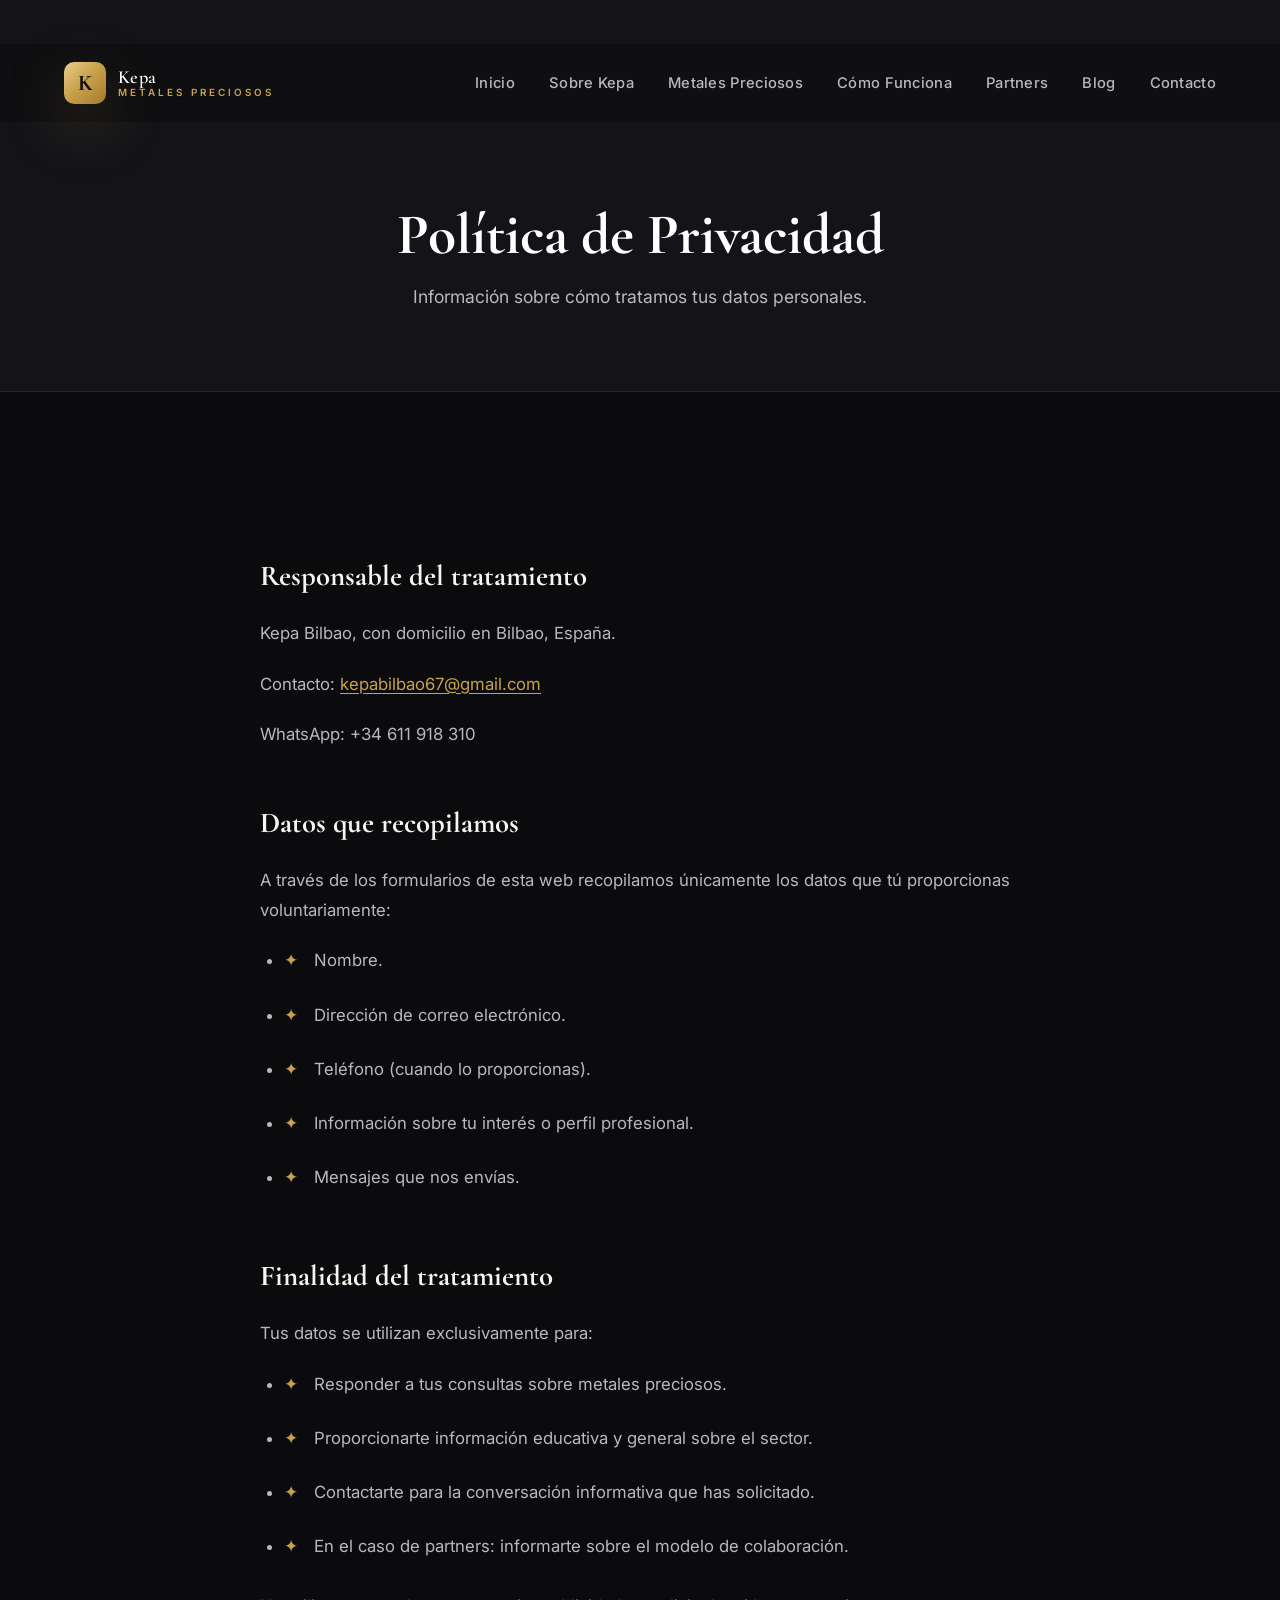
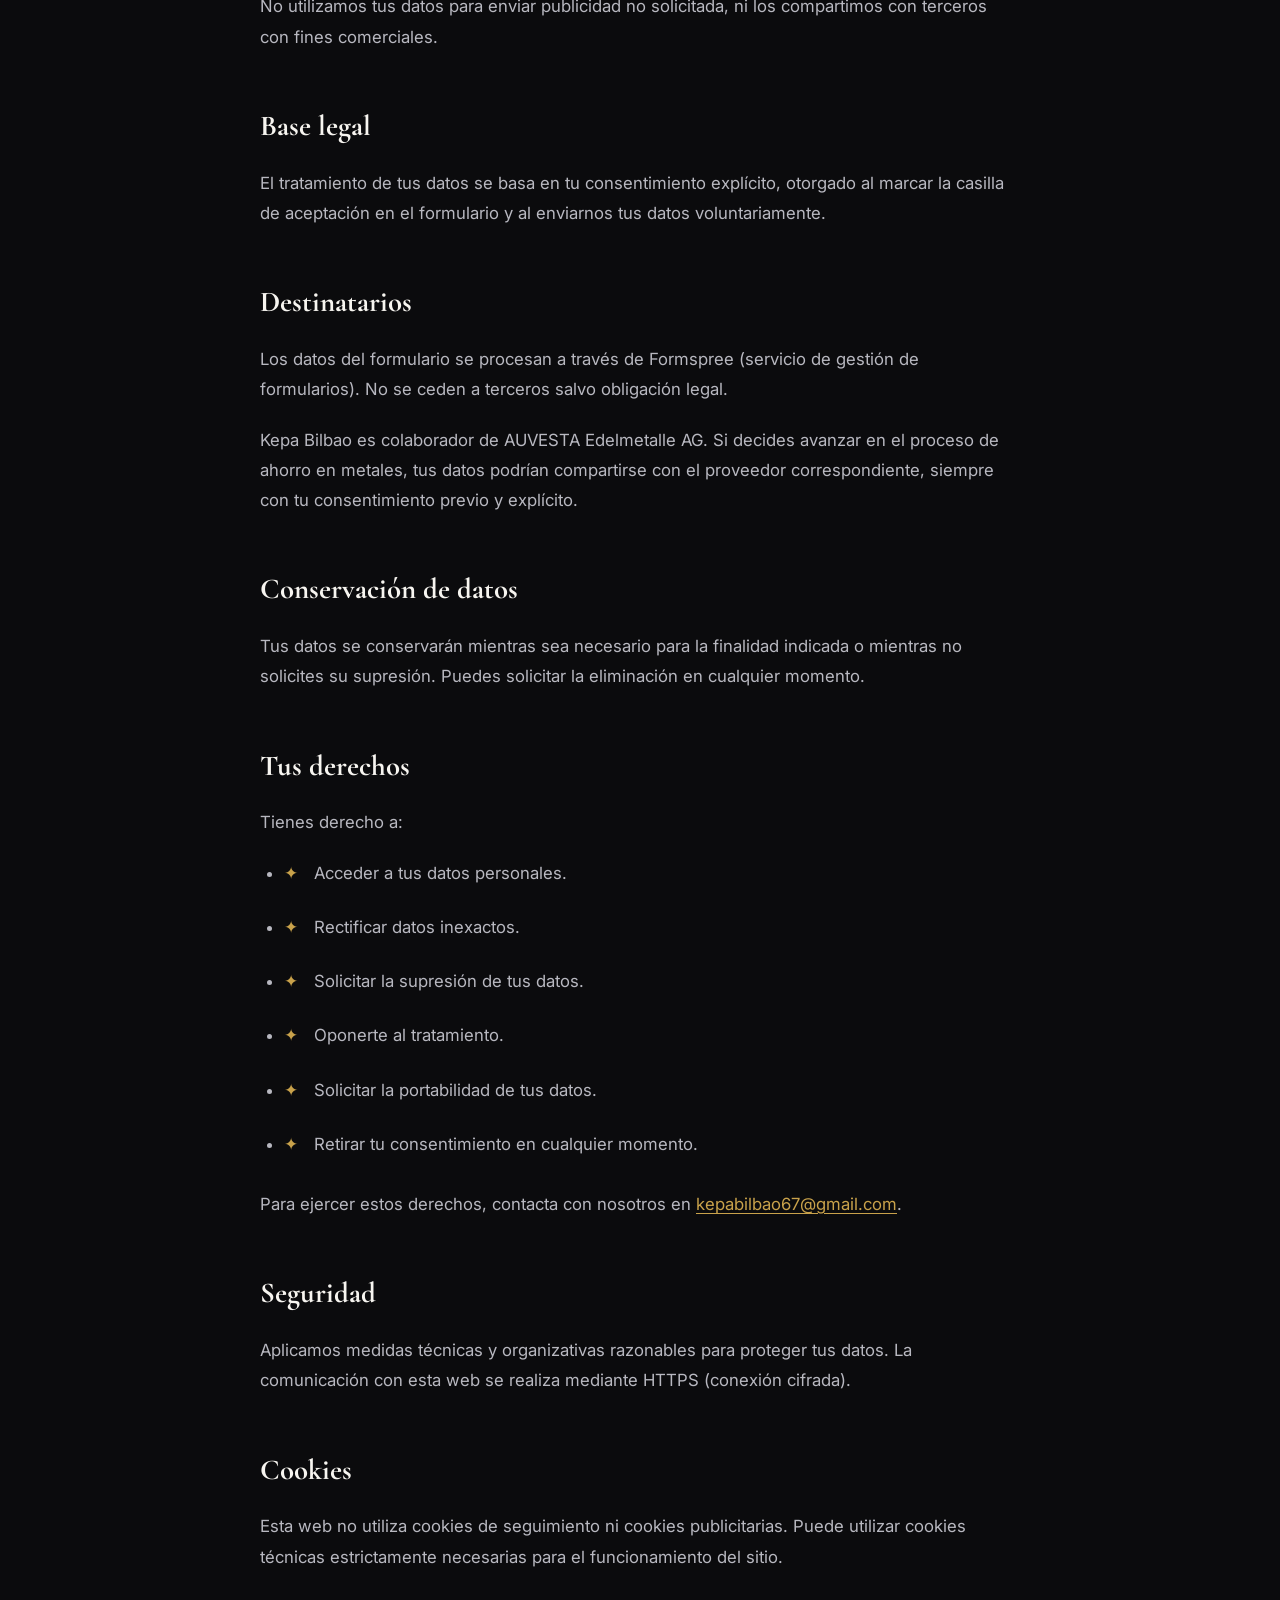
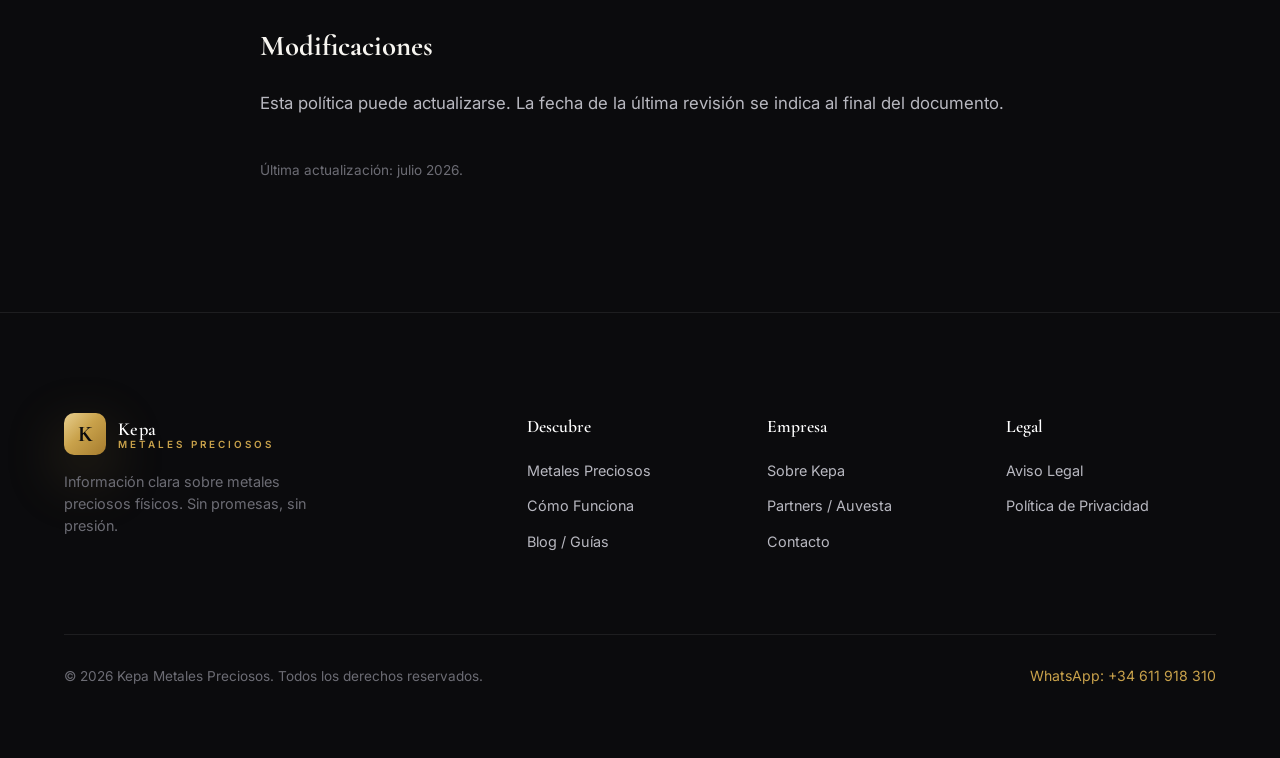
<file: frontend/privacidad.html>
<!DOCTYPE html>
<html lang="es">
<head>
    <meta charset="UTF-8">
    <meta name="viewport" content="width=device-width, initial-scale=1.0">
    <meta name="description" content="Política de privacidad de Kepa Metales Preciosos. Información sobre el tratamiento de datos personales.">
    <link rel="canonical" href="https://mi-sistema-metales-preciosos.vercel.app/privacidad">
    <meta property="og:type" content="website">
    <meta property="og:locale" content="es_ES">
    <meta property="og:site_name" content="Kepa Metales Preciosos">
    <meta property="og:title" content="Política de Privacidad | Kepa Metales Preciosos">
    <meta property="og:description" content="Información sobre el tratamiento de datos personales en Kepa Metales Preciosos.">
    <title>Política de Privacidad | Kepa Metales Preciosos</title>
    <link rel="preconnect" href="https://fonts.googleapis.com">
    <link rel="preconnect" href="https://fonts.gstatic.com" crossorigin>
    <link href="https://fonts.googleapis.com/css2?family=Cormorant+Garamond:wght@500;600;700&family=Inter:wght@300;400;500;600&display=swap" rel="stylesheet">
    <link rel="stylesheet" href="style.css">
    <link rel="icon" type="image/svg+xml" href="/favicon.svg">
</head>
<body>
    <header class="navbar" id="navbar">
        <div class="navbar__inner container">
            <a href="index.html" class="logo" aria-label="Kepa Metales Preciosos - Inicio">
                <span class="logo__mark" aria-hidden="true">K</span>
                <span class="logo__text">Kepa <span class="logo__accent">Metales Preciosos</span></span>
            </a>
            <nav class="nav" aria-label="Navegación principal">
                <ul class="nav__list" id="nav-list">
                    <li><a class="nav__link" href="index.html">Inicio</a></li>
                    <li><a class="nav__link" href="sobre-kepa.html">Sobre Kepa</a></li>
                    <li><a class="nav__link" href="metales-preciosos.html">Metales Preciosos</a></li>
                    <li><a class="nav__link" href="como-funciona.html">Cómo Funciona</a></li>
                    <li><a class="nav__link" href="partners.html">Partners</a></li>
                    <li><a class="nav__link" href="blog.html">Blog</a></li>
                    <li><a class="nav__link" href="contacto.html">Contacto</a></li>
                </ul>
            </nav>
            <button class="nav__toggle" id="nav-toggle" aria-label="Abrir menú" aria-expanded="false" aria-controls="nav-list">
                <span></span><span></span><span></span>
            </button>
        </div>
    </header>

    <main>
        <section class="page-header">
            <div class="container">
                <h1 class="page-header__title reveal">Política de Privacidad</h1>
                <p class="page-header__lead reveal">Información sobre cómo tratamos tus datos personales.</p>
            </div>
        </section>

        <section class="section">
            <div class="container">
                <div class="prose reveal">

                    <h2>Responsable del tratamiento</h2>
                    <p>Kepa Bilbao, con domicilio en Bilbao, España.</p>
                    <p>Contacto: <a href="mailto:kepabilbao67@gmail.com">kepabilbao67@gmail.com</a></p>
                    <p>WhatsApp: +34 611 918 310</p>

                    <h2>Datos que recopilamos</h2>
                    <p>A través de los formularios de esta web recopilamos únicamente los datos que tú proporcionas voluntariamente:</p>
                    <ul class="about__list">
                        <li>Nombre.</li>
                        <li>Dirección de correo electrónico.</li>
                        <li>Teléfono (cuando lo proporcionas).</li>
                        <li>Información sobre tu interés o perfil profesional.</li>
                        <li>Mensajes que nos envías.</li>
                    </ul>

                    <h2>Finalidad del tratamiento</h2>
                    <p>Tus datos se utilizan exclusivamente para:</p>
                    <ul class="about__list">
                        <li>Responder a tus consultas sobre metales preciosos.</li>
                        <li>Proporcionarte información educativa y general sobre el sector.</li>
                        <li>Contactarte para la conversación informativa que has solicitado.</li>
                        <li>En el caso de partners: informarte sobre el modelo de colaboración.</li>
                    </ul>
                    <p>No utilizamos tus datos para enviar publicidad no solicitada, ni los compartimos con terceros con fines comerciales.</p>

                    <h2>Base legal</h2>
                    <p>El tratamiento de tus datos se basa en tu consentimiento explícito, otorgado al marcar la casilla de aceptación en el formulario y al enviarnos tus datos voluntariamente.</p>

                    <h2>Destinatarios</h2>
                    <p>Los datos del formulario se procesan a través de Formspree (servicio de gestión de formularios). No se ceden a terceros salvo obligación legal.</p>
                    <p>Kepa Bilbao es colaborador de AUVESTA Edelmetalle AG. Si decides avanzar en el proceso de ahorro en metales, tus datos podrían compartirse con el proveedor correspondiente, siempre con tu consentimiento previo y explícito.</p>

                    <h2>Conservación de datos</h2>
                    <p>Tus datos se conservarán mientras sea necesario para la finalidad indicada o mientras no solicites su supresión. Puedes solicitar la eliminación en cualquier momento.</p>

                    <h2>Tus derechos</h2>
                    <p>Tienes derecho a:</p>
                    <ul class="about__list">
                        <li>Acceder a tus datos personales.</li>
                        <li>Rectificar datos inexactos.</li>
                        <li>Solicitar la supresión de tus datos.</li>
                        <li>Oponerte al tratamiento.</li>
                        <li>Solicitar la portabilidad de tus datos.</li>
                        <li>Retirar tu consentimiento en cualquier momento.</li>
                    </ul>
                    <p>Para ejercer estos derechos, contacta con nosotros en <a href="mailto:kepabilbao67@gmail.com">kepabilbao67@gmail.com</a>.</p>

                    <h2>Seguridad</h2>
                    <p>Aplicamos medidas técnicas y organizativas razonables para proteger tus datos. La comunicación con esta web se realiza mediante HTTPS (conexión cifrada).</p>

                    <h2>Cookies</h2>
                    <p>Esta web no utiliza cookies de seguimiento ni cookies publicitarias. Puede utilizar cookies técnicas estrictamente necesarias para el funcionamiento del sitio.</p>

                    <h2>Modificaciones</h2>
                    <p>Esta política puede actualizarse. La fecha de la última revisión se indica al final del documento.</p>

                    <p style="margin-top: 40px; font-size: 0.85rem; color: var(--gray-dark);">Última actualización: julio 2026.</p>

                </div>
            </div>
        </section>
    </main>

    <footer class="footer">
        <div class="footer__grid container">
            <div class="footer__brand">
                <a href="index.html" class="logo">
                    <span class="logo__mark" aria-hidden="true">K</span>
                    <span class="logo__text">Kepa <span class="logo__accent">Metales Preciosos</span></span>
                </a>
                <p class="footer__tagline">Información clara sobre metales preciosos físicos. Sin promesas, sin presión.</p>
            </div>
            <div class="footer__links">
                <div class="footer__col">
                    <h4 class="footer__heading">Descubre</h4>
                    <ul>
                        <li><a href="metales-preciosos.html">Metales Preciosos</a></li>
                        <li><a href="como-funciona.html">Cómo Funciona</a></li>
                        <li><a href="blog.html">Blog / Guías</a></li>
                    </ul>
                </div>
                <div class="footer__col">
                    <h4 class="footer__heading">Empresa</h4>
                    <ul>
                        <li><a href="sobre-kepa.html">Sobre Kepa</a></li>
                        <li><a href="partners.html">Partners / Auvesta</a></li>
                        <li><a href="contacto.html">Contacto</a></li>
                    </ul>
                </div>
                <div class="footer__col">
                    <h4 class="footer__heading">Legal</h4>
                    <ul>
                        <li><a href="aviso-legal.html">Aviso Legal</a></li>
                        <li><a href="privacidad.html">Política de Privacidad</a></li>
                    </ul>
                </div>
            </div>
            <div class="footer__bottom">
                <p class="footer__copy">&copy; <span id="year"></span> Kepa Metales Preciosos. Todos los derechos reservados.</p>
                <a href="https://wa.me/34611918310" class="footer__whatsapp" target="_blank" rel="noopener noreferrer">WhatsApp: +34 611 918 310</a>
            </div>
        </div>
    </footer>

    <script src="script.js"></script>
</body>
</html>
</file>
<file: styles.css>
/* ========== RESET & BASE ========== */
* {
    margin: 0;
    padding: 0;
    box-sizing: border-box;
}

:root {
    --gold: #D4AF37;
    --gold-light: #F5E6A3;
    --gold-dark: #996515;
    --dark: #1a1a2e;
    --dark-2: #16213e;
    --dark-3: #0f3460;
    --white: #ffffff;
    --gray-100: #f8f9fa;
    --gray-200: #e9ecef;
    --gray-300: #dee2e6;
    --gray-600: #6c757d;
    --green: #28a745;
    --red: #dc3545;
    --radius: 12px;
    --shadow: 0 10px 40px rgba(0,0,0,0.1);
    --shadow-lg: 0 20px 60px rgba(0,0,0,0.15);
}

html {
    scroll-behavior: smooth;
}

body {
    font-family: 'Inter', -apple-system, BlinkMacSystemFont, sans-serif;
    line-height: 1.6;
    color: #333;
    overflow-x: hidden;
}

.container {
    max-width: 1200px;
    margin: 0 auto;
    padding: 0 20px;
}

h1, h2, h3, h4 {
    line-height: 1.2;
}

a {
    text-decoration: none;
    color: inherit;
}

ul {
    list-style: none;
}


/* ========== HEADER ========== */
.header {
    position: fixed;
    top: 0;
    width: 100%;
    z-index: 1000;
    background: rgba(26, 26, 46, 0.95);
    backdrop-filter: blur(10px);
    padding: 15px 0;
    border-bottom: 1px solid rgba(212, 175, 55, 0.2);
}

.header .container {
    display: flex;
    align-items: center;
    justify-content: space-between;
}

.logo {
    font-size: 1.4rem;
    font-weight: 800;
    color: var(--gold);
}

.nav {
    display: flex;
    gap: 25px;
}

.nav a {
    color: var(--white);
    font-size: 0.9rem;
    font-weight: 500;
    opacity: 0.8;
    transition: opacity 0.3s;
}

.nav a:hover {
    opacity: 1;
    color: var(--gold);
}

.btn-header {
    background: var(--gold);
    color: var(--dark);
    padding: 10px 20px;
    border-radius: 25px;
    font-weight: 700;
    font-size: 0.85rem;
    transition: transform 0.3s, box-shadow 0.3s;
}

.btn-header:hover {
    transform: translateY(-2px);
    box-shadow: 0 5px 20px rgba(212, 175, 55, 0.4);
}

/* ========== HERO ========== */
.hero {
    position: relative;
    min-height: 100vh;
    display: flex;
    align-items: center;
    background: linear-gradient(135deg, #1a1a2e 0%, #16213e 50%, #0f3460 100%);
    padding-top: 80px;
    overflow: hidden;
}

.hero::before {
    content: '';
    position: absolute;
    top: -50%;
    right: -20%;
    width: 800px;
    height: 800px;
    background: radial-gradient(circle, rgba(212,175,55,0.15) 0%, transparent 70%);
    border-radius: 50%;
}

.hero-content {
    position: relative;
    z-index: 2;
    text-align: center;
    padding: 60px 0;
}

.hero-badge {
    display: inline-block;
    background: rgba(212, 175, 55, 0.15);
    border: 1px solid rgba(212, 175, 55, 0.3);
    color: var(--gold);
    padding: 8px 20px;
    border-radius: 25px;
    font-size: 0.9rem;
    font-weight: 600;
    margin-bottom: 25px;
    animation: pulse 2s infinite;
}

@keyframes pulse {
    0%, 100% { box-shadow: 0 0 0 0 rgba(212,175,55,0.3); }
    50% { box-shadow: 0 0 0 10px rgba(212,175,55,0); }
}

.hero h1 {
    font-size: clamp(2.5rem, 5vw, 4rem);
    color: var(--white);
    font-weight: 900;
    margin-bottom: 20px;
}

.gold-text {
    background: linear-gradient(135deg, var(--gold), var(--gold-light), var(--gold));
    -webkit-background-clip: text;
    -webkit-text-fill-color: transparent;
    background-clip: text;
}

.hero-subtitle {
    font-size: 1.2rem;
    color: rgba(255,255,255,0.8);
    max-width: 700px;
    margin: 0 auto 40px;
}


.hero-stats {
    display: flex;
    justify-content: center;
    gap: 40px;
    margin-bottom: 40px;
    flex-wrap: wrap;
}

.stat {
    text-align: center;
}

.stat-number {
    display: block;
    font-size: 1.8rem;
    font-weight: 800;
    color: var(--gold);
}

.stat-label {
    font-size: 0.8rem;
    color: rgba(255,255,255,0.6);
    text-transform: uppercase;
    letter-spacing: 1px;
}

.hero-cta {
    display: flex;
    gap: 15px;
    justify-content: center;
    flex-wrap: wrap;
}

.btn-primary {
    background: linear-gradient(135deg, var(--gold), var(--gold-dark));
    color: var(--dark);
    padding: 16px 35px;
    border-radius: 30px;
    font-weight: 800;
    font-size: 1.1rem;
    transition: transform 0.3s, box-shadow 0.3s;
    box-shadow: 0 5px 25px rgba(212,175,55,0.3);
}

.btn-primary:hover {
    transform: translateY(-3px);
    box-shadow: 0 10px 35px rgba(212,175,55,0.5);
}

.btn-secondary {
    background: transparent;
    color: var(--white);
    padding: 16px 35px;
    border-radius: 30px;
    font-weight: 600;
    font-size: 1.1rem;
    border: 2px solid rgba(255,255,255,0.3);
    transition: all 0.3s;
}

.btn-secondary:hover {
    border-color: var(--gold);
    color: var(--gold);
}

/* ========== TRUST BAR ========== */
.trust-bar {
    background: var(--dark);
    padding: 20px 0;
    border-bottom: 1px solid rgba(212,175,55,0.1);
}

.trust-bar .container {
    display: flex;
    justify-content: space-around;
    flex-wrap: wrap;
    gap: 15px;
}

.trust-item {
    color: rgba(255,255,255,0.7);
    font-size: 0.85rem;
    font-weight: 500;
}

/* ========== PROBLEM/SOLUTION ========== */
.problem-section {
    padding: 80px 0;
    background: var(--gray-100);
}

.problem-grid {
    display: grid;
    grid-template-columns: 1fr 1fr;
    gap: 30px;
}

.problem-card, .solution-card {
    padding: 40px;
    border-radius: var(--radius);
    box-shadow: var(--shadow);
}

.problem-card {
    background: white;
    border-left: 4px solid var(--red);
}

.solution-card {
    background: white;
    border-left: 4px solid var(--green);
}

.problem-card h3, .solution-card h3 {
    font-size: 1.3rem;
    margin-bottom: 20px;
}

.problem-card li, .solution-card li {
    padding: 8px 0;
    font-size: 0.95rem;
    border-bottom: 1px solid var(--gray-200);
}

.problem-card li:last-child, .solution-card li:last-child {
    border-bottom: none;
}


/* ========== HOW IT WORKS ========== */
.how-it-works {
    padding: 80px 0;
    background: white;
}

.how-it-works h2, .advantages h2, .performance h2, .plans h2, .calculator h2, .security h2, .faq h2, .contact h2 {
    text-align: center;
    font-size: 2.2rem;
    font-weight: 800;
    margin-bottom: 10px;
    color: var(--dark);
}

.section-subtitle {
    text-align: center;
    color: var(--gray-600);
    margin-bottom: 50px;
    font-size: 1.1rem;
}

.steps-grid {
    display: grid;
    grid-template-columns: repeat(3, 1fr);
    gap: 30px;
}

.step {
    text-align: center;
    padding: 40px 30px;
    border-radius: var(--radius);
    background: var(--gray-100);
    position: relative;
    transition: transform 0.3s;
}

.step:hover {
    transform: translateY(-5px);
}

.step-number {
    position: absolute;
    top: -15px;
    left: 50%;
    transform: translateX(-50%);
    width: 35px;
    height: 35px;
    background: var(--gold);
    color: var(--dark);
    border-radius: 50%;
    display: flex;
    align-items: center;
    justify-content: center;
    font-weight: 800;
    font-size: 0.9rem;
}

.step-icon {
    font-size: 3rem;
    margin-bottom: 15px;
}

.step h3 {
    margin-bottom: 10px;
    font-size: 1.1rem;
}

.step p {
    font-size: 0.9rem;
    color: var(--gray-600);
}

/* ========== ADVANTAGES ========== */
.advantages {
    padding: 80px 0;
    background: var(--gray-100);
}

.advantages-grid {
    display: grid;
    grid-template-columns: repeat(4, 1fr);
    gap: 20px;
}

.advantage-card {
    background: white;
    padding: 30px 20px;
    border-radius: var(--radius);
    text-align: center;
    box-shadow: var(--shadow);
    transition: transform 0.3s;
}

.advantage-card:hover {
    transform: translateY(-5px);
}

.adv-icon {
    font-size: 2.5rem;
    margin-bottom: 15px;
}

.advantage-card h4 {
    font-size: 0.95rem;
    margin-bottom: 10px;
    color: var(--dark);
}

.advantage-card p {
    font-size: 0.82rem;
    color: var(--gray-600);
    line-height: 1.5;
}

/* ========== PERFORMANCE ========== */
.performance {
    padding: 80px 0;
    background: linear-gradient(135deg, var(--dark) 0%, var(--dark-2) 100%);
}

.performance h2 {
    color: white;
}

.performance .section-subtitle {
    color: rgba(255,255,255,0.6);
}

.performance-grid {
    display: grid;
    grid-template-columns: repeat(4, 1fr);
    gap: 20px;
    margin-bottom: 50px;
}

.perf-card {
    background: rgba(255,255,255,0.05);
    border: 1px solid rgba(212,175,55,0.2);
    border-radius: var(--radius);
    padding: 30px 20px;
    text-align: center;
}

.perf-card.highlight {
    background: rgba(212,175,55,0.1);
    border-color: var(--gold);
}

.perf-value {
    font-size: 2rem;
    font-weight: 900;
    color: var(--gold);
    margin-bottom: 5px;
}

.perf-label {
    font-size: 0.85rem;
    color: white;
    margin-bottom: 5px;
}

.perf-detail {
    font-size: 0.75rem;
    color: rgba(255,255,255,0.5);
}


.perf-comparison {
    background: rgba(255,255,255,0.05);
    border-radius: var(--radius);
    padding: 40px;
}

.perf-comparison h3 {
    color: white;
    text-align: center;
    margin-bottom: 30px;
}

.comparison-bars {
    max-width: 700px;
    margin: 0 auto;
}

.bar-item {
    display: flex;
    align-items: center;
    gap: 15px;
    margin-bottom: 20px;
}

.bar-label {
    width: 160px;
    font-size: 0.85rem;
    color: rgba(255,255,255,0.8);
    text-align: right;
}

.bar-track {
    flex: 1;
    height: 30px;
    background: rgba(255,255,255,0.1);
    border-radius: 15px;
    overflow: hidden;
}

.bar-fill {
    height: 100%;
    border-radius: 15px;
    transition: width 1.5s ease;
}

.bar-fill.gold {
    background: linear-gradient(90deg, var(--gold-dark), var(--gold), var(--gold-light));
}

.bar-fill.bank {
    background: rgba(255,255,255,0.3);
}

.bar-fill.inflation {
    background: var(--red);
}

.bar-value {
    width: 60px;
    font-size: 0.9rem;
    font-weight: 700;
    color: var(--gold);
}

.disclaimer {
    text-align: center;
    color: rgba(255,255,255,0.4);
    font-size: 0.75rem;
    margin-top: 20px;
}

/* ========== PLANS ========== */
.plans {
    padding: 80px 0;
    background: white;
}

.plans-grid {
    display: grid;
    grid-template-columns: repeat(4, 1fr);
    gap: 20px;
    align-items: start;
}

.plan-card {
    background: white;
    border: 2px solid var(--gray-200);
    border-radius: var(--radius);
    padding: 30px 25px;
    text-align: center;
    transition: transform 0.3s, box-shadow 0.3s;
    position: relative;
}

.plan-card:hover {
    transform: translateY(-5px);
    box-shadow: var(--shadow-lg);
}

.plan-card.popular {
    border-color: var(--gold);
    transform: scale(1.05);
    box-shadow: var(--shadow-lg);
}

.plan-card.premium {
    border-color: var(--dark);
}

.plan-badge {
    position: absolute;
    top: -12px;
    left: 50%;
    transform: translateX(-50%);
    background: var(--gold);
    color: var(--dark);
    padding: 4px 15px;
    border-radius: 15px;
    font-size: 0.7rem;
    font-weight: 700;
    text-transform: uppercase;
}

.plan-card.popular .plan-badge {
    background: var(--gold);
}

.plan-card.premium .plan-badge {
    background: var(--dark);
    color: var(--gold);
}

.plan-card h3 {
    font-size: 1.8rem;
    margin: 15px 0 5px;
    color: var(--dark);
}

.plan-price {
    font-size: 1rem;
    color: var(--gray-600);
    margin-bottom: 20px;
    font-weight: 600;
}

.plan-card ul {
    text-align: left;
    margin-bottom: 20px;
}

.plan-card li {
    padding: 8px 0;
    font-size: 0.85rem;
    border-bottom: 1px solid var(--gray-100);
}

.plan-ideal {
    font-size: 0.8rem;
    color: var(--gray-600);
    font-style: italic;
    margin-bottom: 15px;
}

.btn-plan, .btn-plan-primary {
    display: inline-block;
    padding: 12px 25px;
    border-radius: 25px;
    font-weight: 700;
    font-size: 0.85rem;
    transition: all 0.3s;
}

.btn-plan {
    background: var(--gray-100);
    color: var(--dark);
}

.btn-plan:hover {
    background: var(--gold);
}

.btn-plan-primary {
    background: var(--gold);
    color: var(--dark);
    box-shadow: 0 5px 15px rgba(212,175,55,0.3);
}

.btn-plan-primary:hover {
    transform: translateY(-2px);
    box-shadow: 0 8px 25px rgba(212,175,55,0.4);
}


/* ========== CALCULATOR ========== */
.calculator {
    padding: 80px 0;
    background: var(--gray-100);
}

.calc-container {
    max-width: 800px;
    margin: 0 auto;
    background: white;
    border-radius: var(--radius);
    padding: 40px;
    box-shadow: var(--shadow);
}

.calc-inputs {
    margin-bottom: 30px;
}

.calc-field {
    margin-bottom: 25px;
}

.calc-field label {
    display: block;
    font-weight: 600;
    margin-bottom: 8px;
    color: var(--dark);
}

.calc-field input[type="range"] {
    width: 100%;
    height: 8px;
    border-radius: 4px;
    background: var(--gray-200);
    outline: none;
    -webkit-appearance: none;
}

.calc-field input[type="range"]::-webkit-slider-thumb {
    -webkit-appearance: none;
    width: 24px;
    height: 24px;
    border-radius: 50%;
    background: var(--gold);
    cursor: pointer;
    box-shadow: 0 3px 10px rgba(212,175,55,0.4);
}

.calc-value {
    text-align: center;
    font-size: 1.2rem;
    font-weight: 700;
    color: var(--gold-dark);
    margin-top: 8px;
}

.calc-results {
    display: grid;
    grid-template-columns: repeat(3, 1fr);
    gap: 15px;
    margin-bottom: 20px;
}

.calc-result-item {
    background: var(--gray-100);
    border-radius: var(--radius);
    padding: 20px;
    text-align: center;
}

.calc-result-item.highlight {
    background: rgba(212,175,55,0.1);
    border: 2px solid var(--gold);
}

.calc-result-item.profit {
    background: rgba(40,167,69,0.1);
    border: 2px solid var(--green);
}

.calc-label {
    display: block;
    font-size: 0.8rem;
    color: var(--gray-600);
    margin-bottom: 5px;
}

.calc-number {
    display: block;
    font-size: 1.5rem;
    font-weight: 800;
    color: var(--dark);
}

.calc-result-item.profit .calc-number {
    color: var(--green);
}

.calc-disclaimer {
    text-align: center;
    font-size: 0.75rem;
    color: var(--gray-600);
}

/* ========== SECURITY ========== */
.security {
    padding: 80px 0;
    background: white;
}

.security-grid {
    display: grid;
    grid-template-columns: repeat(3, 1fr);
    gap: 25px;
}

.sec-item {
    text-align: center;
    padding: 30px 20px;
    border-radius: var(--radius);
    border: 1px solid var(--gray-200);
    transition: all 0.3s;
}

.sec-item:hover {
    border-color: var(--gold);
    box-shadow: var(--shadow);
}

.sec-icon {
    font-size: 2.5rem;
    margin-bottom: 15px;
}

.sec-item h4 {
    margin-bottom: 8px;
    font-size: 1rem;
}

.sec-item p {
    font-size: 0.85rem;
    color: var(--gray-600);
}


/* ========== FAQ ========== */
.faq {
    padding: 80px 0;
    background: var(--gray-100);
}

.faq-list {
    max-width: 800px;
    margin: 0 auto;
}

.faq-item {
    background: white;
    border-radius: var(--radius);
    margin-bottom: 10px;
    overflow: hidden;
    box-shadow: 0 2px 10px rgba(0,0,0,0.05);
}

.faq-question {
    width: 100%;
    padding: 20px 25px;
    border: none;
    background: none;
    text-align: left;
    font-size: 1rem;
    font-weight: 600;
    cursor: pointer;
    display: flex;
    align-items: center;
    justify-content: space-between;
    color: var(--dark);
    transition: color 0.3s;
}

.faq-question:hover {
    color: var(--gold-dark);
}

.faq-question::after {
    content: '+';
    font-size: 1.5rem;
    font-weight: 300;
    color: var(--gold);
    transition: transform 0.3s;
}

.faq-item.active .faq-question::after {
    transform: rotate(45deg);
}

.faq-answer {
    max-height: 0;
    overflow: hidden;
    transition: max-height 0.4s ease, padding 0.4s ease;
    padding: 0 25px;
}

.faq-item.active .faq-answer {
    max-height: 500px;
    padding: 0 25px 20px;
}

.faq-answer p {
    font-size: 0.9rem;
    color: var(--gray-600);
    line-height: 1.7;
}

/* ========== CONTACT ========== */
.contact {
    padding: 80px 0;
    background: white;
}

.contact-grid {
    display: grid;
    grid-template-columns: 1.5fr 1fr;
    gap: 40px;
    align-items: start;
}

.contact-form {
    background: var(--gray-100);
    padding: 35px;
    border-radius: var(--radius);
}

.form-row {
    display: grid;
    grid-template-columns: 1fr 1fr;
    gap: 15px;
}

.form-group {
    margin-bottom: 15px;
}

.form-group label {
    display: block;
    font-weight: 600;
    font-size: 0.85rem;
    margin-bottom: 5px;
    color: var(--dark);
}

.form-group input, .form-group select, .form-group textarea {
    width: 100%;
    padding: 12px 15px;
    border: 2px solid var(--gray-200);
    border-radius: 8px;
    font-size: 0.9rem;
    font-family: inherit;
    transition: border-color 0.3s;
}

.form-group input:focus, .form-group select:focus, .form-group textarea:focus {
    border-color: var(--gold);
    outline: none;
}

.btn-submit {
    width: 100%;
    padding: 16px;
    background: linear-gradient(135deg, var(--gold), var(--gold-dark));
    color: var(--dark);
    border: none;
    border-radius: 30px;
    font-size: 1.1rem;
    font-weight: 800;
    cursor: pointer;
    transition: transform 0.3s, box-shadow 0.3s;
}

.btn-submit:hover {
    transform: translateY(-2px);
    box-shadow: 0 8px 25px rgba(212,175,55,0.4);
}

.form-note {
    text-align: center;
    font-size: 0.8rem;
    color: var(--gray-600);
    margin-top: 10px;
}

.contact-info {
    display: flex;
    flex-direction: column;
    gap: 20px;
}

.contact-card {
    background: var(--gray-100);
    padding: 25px;
    border-radius: var(--radius);
}

.contact-card h4 {
    margin-bottom: 15px;
    color: var(--dark);
}

.contact-method {
    display: flex;
    gap: 12px;
    align-items: flex-start;
    margin-bottom: 15px;
}

.contact-method span {
    font-size: 1.5rem;
}

.contact-method strong {
    display: block;
    font-size: 0.9rem;
}

.contact-method p {
    font-size: 0.8rem;
    color: var(--gray-600);
}

.whatsapp-btn {
    display: inline-block;
    background: #25D366;
    color: white;
    padding: 6px 15px;
    border-radius: 15px;
    font-size: 0.75rem;
    font-weight: 600;
    margin-top: 5px;
}

.guarantee-box {
    background: rgba(212,175,55,0.05);
    border: 2px solid rgba(212,175,55,0.2);
    padding: 25px;
    border-radius: var(--radius);
}

.guarantee-box h4 {
    margin-bottom: 12px;
}

.guarantee-box li {
    padding: 5px 0;
    font-size: 0.85rem;
    color: var(--gray-600);
}

.guarantee-box li::before {
    content: '✓ ';
    color: var(--green);
    font-weight: bold;
}


/* ========== FOOTER ========== */
.footer {
    background: var(--dark);
    padding: 60px 0 20px;
    color: rgba(255,255,255,0.7);
}

.footer-grid {
    display: grid;
    grid-template-columns: 2fr 1fr 1.5fr;
    gap: 40px;
    margin-bottom: 30px;
}

.footer-col h4 {
    color: var(--gold);
    margin-bottom: 15px;
}

.footer-col p, .footer-col a {
    font-size: 0.85rem;
    display: block;
    margin-bottom: 8px;
    color: rgba(255,255,255,0.6);
    transition: color 0.3s;
}

.footer-col a:hover {
    color: var(--gold);
}

.legal-text {
    font-size: 0.75rem !important;
    line-height: 1.6;
}

.footer-bottom {
    text-align: center;
    padding-top: 20px;
    border-top: 1px solid rgba(255,255,255,0.1);
    font-size: 0.8rem;
}

/* ========== CHATBOT ========== */
.chatbot-container {
    position: fixed;
    bottom: 20px;
    right: 20px;
    z-index: 9999;
}

.chatbot-toggle {
    display: flex;
    align-items: center;
    gap: 10px;
    background: linear-gradient(135deg, var(--gold), var(--gold-dark));
    color: var(--dark);
    border: none;
    padding: 14px 24px;
    border-radius: 30px;
    cursor: pointer;
    font-weight: 700;
    font-size: 0.9rem;
    box-shadow: 0 5px 25px rgba(212,175,55,0.4);
    transition: all 0.3s;
    animation: bounce 2s infinite;
}

@keyframes bounce {
    0%, 100% { transform: translateY(0); }
    50% { transform: translateY(-5px); }
}

.chatbot-toggle:hover {
    transform: scale(1.05);
    animation: none;
}

.chat-icon {
    font-size: 1.3rem;
}

.chatbot-window {
    display: none;
    position: absolute;
    bottom: 70px;
    right: 0;
    width: 380px;
    max-height: 550px;
    background: white;
    border-radius: 16px;
    box-shadow: 0 20px 60px rgba(0,0,0,0.3);
    overflow: hidden;
    flex-direction: column;
}

.chatbot-window.active {
    display: flex;
}

.chatbot-header {
    background: linear-gradient(135deg, var(--dark), var(--dark-2));
    padding: 15px 20px;
    display: flex;
    align-items: center;
    justify-content: space-between;
}

.chatbot-title {
    display: flex;
    align-items: center;
    gap: 10px;
}

.bot-avatar {
    font-size: 1.5rem;
}

.chatbot-title strong {
    color: white;
    font-size: 0.9rem;
    display: block;
}

.bot-status {
    color: rgba(255,255,255,0.6);
    font-size: 0.7rem;
}

.chatbot-close {
    background: none;
    border: none;
    color: white;
    font-size: 1.2rem;
    cursor: pointer;
    padding: 5px;
    opacity: 0.7;
    transition: opacity 0.3s;
}

.chatbot-close:hover {
    opacity: 1;
}

.chatbot-messages {
    flex: 1;
    overflow-y: auto;
    padding: 20px;
    max-height: 380px;
}

.bot-message, .user-message-chat {
    margin-bottom: 15px;
    padding: 12px 16px;
    border-radius: 12px;
    font-size: 0.85rem;
    line-height: 1.5;
    max-width: 90%;
}

.bot-message {
    background: var(--gray-100);
    border-bottom-left-radius: 4px;
}

.bot-message ul {
    margin: 8px 0;
    padding-left: 5px;
}

.bot-message li {
    padding: 3px 0;
}

.user-message-chat {
    background: var(--gold);
    color: var(--dark);
    margin-left: auto;
    border-bottom-right-radius: 4px;
    font-weight: 500;
}

.quick-buttons {
    display: flex;
    flex-wrap: wrap;
    gap: 8px;
    padding: 0 20px 15px;
}

.quick-btn {
    background: rgba(212,175,55,0.1);
    border: 1px solid rgba(212,175,55,0.3);
    color: var(--gold-dark);
    padding: 6px 12px;
    border-radius: 15px;
    font-size: 0.75rem;
    cursor: pointer;
    transition: all 0.3s;
    font-weight: 500;
}

.quick-btn:hover {
    background: var(--gold);
    color: var(--dark);
}

.chatbot-input {
    display: flex;
    padding: 12px 15px;
    border-top: 1px solid var(--gray-200);
    gap: 10px;
}

.chatbot-input input {
    flex: 1;
    border: 2px solid var(--gray-200);
    border-radius: 20px;
    padding: 10px 15px;
    font-size: 0.85rem;
    outline: none;
    font-family: inherit;
}

.chatbot-input input:focus {
    border-color: var(--gold);
}

.chatbot-input button {
    background: var(--gold);
    border: none;
    width: 40px;
    height: 40px;
    border-radius: 50%;
    cursor: pointer;
    font-size: 1.1rem;
    transition: transform 0.3s;
}

.chatbot-input button:hover {
    transform: scale(1.1);
}

.typing-indicator {
    display: flex;
    gap: 4px;
    padding: 12px 16px;
    background: var(--gray-100);
    border-radius: 12px;
    border-bottom-left-radius: 4px;
    width: fit-content;
    margin-bottom: 15px;
}

.typing-indicator span {
    width: 8px;
    height: 8px;
    background: var(--gray-300);
    border-radius: 50%;
    animation: typingDot 1.4s infinite;
}

.typing-indicator span:nth-child(2) { animation-delay: 0.2s; }
.typing-indicator span:nth-child(3) { animation-delay: 0.4s; }

@keyframes typingDot {
    0%, 100% { opacity: 0.3; transform: scale(0.8); }
    50% { opacity: 1; transform: scale(1); }
}


/* ========== RESPONSIVE ========== */
@media (max-width: 1024px) {
    .advantages-grid {
        grid-template-columns: repeat(2, 1fr);
    }
    .plans-grid {
        grid-template-columns: repeat(2, 1fr);
    }
    .performance-grid {
        grid-template-columns: repeat(2, 1fr);
    }
}

@media (max-width: 768px) {
    .nav {
        display: none;
    }
    .hero h1 {
        font-size: 2rem;
    }
    .hero-stats {
        gap: 20px;
    }
    .stat-number {
        font-size: 1.4rem;
    }
    .problem-grid {
        grid-template-columns: 1fr;
    }
    .steps-grid {
        grid-template-columns: 1fr;
    }
    .advantages-grid {
        grid-template-columns: 1fr;
    }
    .performance-grid {
        grid-template-columns: 1fr 1fr;
    }
    .plans-grid {
        grid-template-columns: 1fr;
    }
    .plan-card.popular {
        transform: none;
    }
    .calc-results {
        grid-template-columns: 1fr;
    }
    .security-grid {
        grid-template-columns: 1fr;
    }
    .contact-grid {
        grid-template-columns: 1fr;
    }
    .form-row {
        grid-template-columns: 1fr;
    }
    .footer-grid {
        grid-template-columns: 1fr;
    }
    .chatbot-window {
        width: calc(100vw - 40px);
        right: -10px;
    }
    .bar-item {
        flex-direction: column;
        align-items: flex-start;
    }
    .bar-label {
        width: auto;
        text-align: left;
    }
    .trust-bar .container {
        flex-direction: column;
        align-items: center;
        text-align: center;
    }
}

/* ========== MEJORAS v3 ========== */

/* Ticker de precio del oro en vivo (simulado) */
.gold-ticker {
    background: linear-gradient(90deg, #1a1a2e, #0f3460);
    padding: 8px 0;
    overflow: hidden;
    position: relative;
}
.ticker-content {
    display: flex;
    align-items: center;
    justify-content: center;
    gap: 30px;
    animation: ticker-scroll 20s linear infinite;
    white-space: nowrap;
}
.ticker-item {
    color: rgba(255,255,255,0.8);
    font-size: 0.75rem;
    font-weight: 500;
}
.ticker-item .price { color: #D4AF37; font-weight: 700; }
.ticker-item .change-up { color: #10b981; }
.ticker-item .change-down { color: #ef4444; }
@keyframes ticker-scroll { 0% { transform: translateX(0); } 100% { transform: translateX(-50%); } }

/* Video testimonial placeholder */
.testimonials {
    padding: 80px 0;
    background: var(--gray-100);
}
.testimonials h2 {
    text-align: center;
    font-size: 2.2rem;
    font-weight: 800;
    margin-bottom: 10px;
    color: var(--dark);
}
.testimonials-grid {
    display: grid;
    grid-template-columns: repeat(3, 1fr);
    gap: 20px;
    margin-top: 40px;
}
.testimonial-card {
    background: white;
    border-radius: var(--radius);
    padding: 30px;
    box-shadow: var(--shadow);
    position: relative;
}
.testimonial-card::before {
    content: '"';
    font-size: 4rem;
    color: var(--gold);
    opacity: 0.2;
    position: absolute;
    top: 10px;
    left: 20px;
    font-family: serif;
}
.testimonial-text {
    font-size: 0.9rem;
    color: var(--gray-600);
    line-height: 1.7;
    margin-bottom: 15px;
    font-style: italic;
}
.testimonial-author {
    display: flex;
    align-items: center;
    gap: 10px;
}
.testimonial-avatar {
    width: 40px;
    height: 40px;
    border-radius: 50%;
    background: var(--gold);
    display: flex;
    align-items: center;
    justify-content: center;
    font-weight: 800;
    font-size: 0.8rem;
    color: var(--dark);
}
.testimonial-name {
    font-weight: 600;
    font-size: 0.85rem;
}
.testimonial-role {
    font-size: 0.7rem;
    color: var(--gray-600);
}
.testimonial-stars {
    color: #f59e0b;
    font-size: 0.8rem;
    margin-bottom: 10px;
}

/* Countdown urgency bar */
.urgency-bar {
    background: linear-gradient(90deg, #dc3545, #b91c1c);
    color: white;
    text-align: center;
    padding: 10px 20px;
    font-size: 0.8rem;
    font-weight: 600;
}
.urgency-bar .countdown {
    font-weight: 800;
    font-size: 1rem;
    margin: 0 5px;
}

/* Comparison section improved */
.vs-section {
    padding: 60px 0;
    background: white;
}
.vs-table {
    max-width: 800px;
    margin: 0 auto;
    border-radius: var(--radius);
    overflow: hidden;
    box-shadow: var(--shadow);
}
.vs-row {
    display: grid;
    grid-template-columns: 1fr 1fr 1fr;
    border-bottom: 1px solid var(--gray-200);
}
.vs-row.header {
    background: var(--dark);
    color: white;
    font-weight: 700;
}
.vs-cell {
    padding: 15px 20px;
    font-size: 0.85rem;
    display: flex;
    align-items: center;
    gap: 8px;
}
.vs-cell.gold-highlight {
    background: rgba(212,175,55,0.05);
    font-weight: 600;
}

/* Mobile improvements v3 */
@media (max-width: 768px) {
    .testimonials-grid { grid-template-columns: 1fr; }
    .ticker-content { gap: 20px; font-size: 0.65rem; }
    .vs-row { grid-template-columns: 1fr; }
    .vs-row.header { display: none; }
    .vs-cell { padding: 10px 15px; border-bottom: 1px solid var(--gray-100); }
    .vs-cell::before { font-weight: 700; margin-right: 5px; }
}



/* ========================================================
   MEJORAS v4 — Precios en vivo + diseño más moderno
======================================================== */

/* Render de fuentes más suave y moderno */
body {
    -webkit-font-smoothing: antialiased;
    -moz-osx-font-smoothing: grayscale;
    letter-spacing: -0.01em;
}

/* ---- Ticker en vivo (TradingView) ---- */
.gold-ticker-live {
    background: #0b0b16;
    border-bottom: 1px solid rgba(212, 175, 55, 0.25);
    min-height: 46px;
}
.gold-ticker-live .tradingview-widget-container {
    width: 100%;
}

/* ---- Sección Precios en Vivo ---- */
.live-prices {
    padding: 90px 0;
    background:
        radial-gradient(circle at 15% 20%, rgba(212,175,55,0.10) 0%, transparent 45%),
        linear-gradient(135deg, var(--dark) 0%, var(--dark-2) 60%, var(--dark-3) 100%);
}
.live-prices h2 {
    text-align: center;
    font-size: clamp(1.8rem, 4vw, 2.4rem);
    font-weight: 900;
    color: #fff;
    margin-bottom: 10px;
}
.live-prices .section-subtitle {
    color: rgba(255, 255, 255, 0.6);
}
.charts-grid {
    display: grid;
    grid-template-columns: repeat(3, 1fr);
    gap: 22px;
}
.chart-card {
    background: rgba(255, 255, 255, 0.04);
    border: 1px solid rgba(212, 175, 55, 0.22);
    border-radius: 18px;
    overflow: hidden;
    backdrop-filter: blur(6px);
    transition: transform 0.35s ease, box-shadow 0.35s ease, border-color 0.35s ease;
}
.chart-card:hover {
    transform: translateY(-6px);
    box-shadow: 0 18px 45px rgba(0, 0, 0, 0.35);
    border-color: var(--gold);
}
.chart-card-head {
    padding: 15px 20px;
    font-weight: 700;
    color: #fff;
    font-size: 0.98rem;
    border-bottom: 1px solid rgba(255, 255, 255, 0.08);
    background: rgba(255, 255, 255, 0.03);
}
.chart-embed {
    height: 230px;
    padding: 6px;
}
.chart-embed .tradingview-widget-container,
.chart-embed .tradingview-widget-container__widget {
    height: 100% !important;
    width: 100% !important;
}
.charts-note {
    text-align: center;
    color: rgba(255, 255, 255, 0.45);
    font-size: 0.78rem;
    margin-top: 28px;
}

/* ---- Toques modernos en tarjetas existentes ---- */
.advantage-card,
.step,
.sec-item,
.plan-card,
.testimonial-card,
.calc-container,
.contact-form,
.contact-card,
.guarantee-box {
    border-radius: 18px;
}
.advantage-card,
.sec-item {
    border: 1px solid var(--gray-200);
}
.advantage-card:hover {
    border-color: var(--gold);
    box-shadow: 0 18px 40px rgba(212, 175, 55, 0.12);
}

/* Acento degradado bajo los títulos de sección (más profesional) */
.how-it-works h2,
.advantages h2,
.plans h2,
.calculator h2,
.security h2,
.faq h2,
.contact h2,
.performance h2,
.live-prices h2,
.testimonials h2 {
    position: relative;
    padding-bottom: 18px;
}
.how-it-works h2::after,
.advantages h2::after,
.plans h2::after,
.calculator h2::after,
.security h2::after,
.faq h2::after,
.contact h2::after,
.performance h2::after,
.live-prices h2::after,
.testimonials h2::after {
    content: '';
    position: absolute;
    bottom: 0;
    left: 50%;
    transform: translateX(-50%);
    width: 64px;
    height: 4px;
    border-radius: 4px;
    background: linear-gradient(90deg, var(--gold-dark), var(--gold), var(--gold-light));
}

/* Botones con micro-animación más pulida */
.btn-primary,
.btn-submit,
.btn-header,
.btn-plan-primary {
    position: relative;
    overflow: hidden;
}
.btn-primary::after,
.btn-submit::after {
    content: '';
    position: absolute;
    top: 0;
    left: -120%;
    width: 60%;
    height: 100%;
    background: linear-gradient(120deg, transparent, rgba(255, 255, 255, 0.35), transparent);
    transform: skewX(-20deg);
    transition: left 0.6s ease;
}
.btn-primary:hover::after,
.btn-submit:hover::after {
    left: 130%;
}

/* Responsive para los gráficos */
@media (max-width: 1024px) {
    .charts-grid { grid-template-columns: repeat(3, 1fr); }
}
@media (max-width: 768px) {
    .charts-grid { grid-template-columns: 1fr; }
    .live-prices { padding: 60px 0; }
}



/* ========================================================
   GALERIA DE METALES FISICOS (fotos reales)
======================================================== */
.metals-gallery {
    padding: 90px 0;
    background: var(--gray-100);
}
.metals-gallery h2 {
    text-align: center;
    font-size: clamp(1.8rem, 4vw, 2.4rem);
    font-weight: 900;
    color: var(--dark);
    margin-bottom: 10px;
    position: relative;
    padding-bottom: 18px;
}
.metals-gallery h2::after {
    content: '';
    position: absolute;
    bottom: 0;
    left: 50%;
    transform: translateX(-50%);
    width: 64px;
    height: 4px;
    border-radius: 4px;
    background: linear-gradient(90deg, var(--gold-dark), var(--gold), var(--gold-light));
}
.gallery-grid {
    display: grid;
    grid-template-columns: repeat(3, 1fr);
    gap: 24px;
    margin-top: 20px;
}
.gallery-item {
    position: relative;
    border-radius: 18px;
    overflow: hidden;
    box-shadow: var(--shadow);
    margin: 0;
    aspect-ratio: 4 / 3;
}
.gallery-item img {
    width: 100%;
    height: 100%;
    object-fit: cover;
    display: block;
    transition: transform 0.6s ease;
}
.gallery-item:hover img {
    transform: scale(1.07);
}
.gallery-item figcaption {
    position: absolute;
    left: 0;
    right: 0;
    bottom: 0;
    background: linear-gradient(to top, rgba(15, 15, 30, 0.92), rgba(15, 15, 30, 0));
    color: #fff;
    padding: 45px 20px 18px;
    font-weight: 800;
    font-size: 1.05rem;
    display: flex;
    flex-direction: column;
    gap: 3px;
}
.gallery-item figcaption small {
    font-weight: 500;
    font-size: 0.8rem;
    color: rgba(255, 255, 255, 0.82);
}
.gallery-emoji {
    font-size: 1.3rem;
}
@media (max-width: 768px) {
    .gallery-grid { grid-template-columns: 1fr; }
    .metals-gallery { padding: 60px 0; }
}



/* ========================================================
   v5 — PALETA ORO + PLATA y CURSOR INTELIGENTE
======================================================== */

/* Tonos plateados añadidos a la paleta */
:root {
    --silver: #c8ccd2;
    --silver-light: #eef1f4;
    --silver-dark: #8b9099;
}

/* Texto con degradado metálico oro+plata */
.silver-text {
    background: linear-gradient(135deg, #e8e8ec, #b9bcc4, #ffffff, #9a9da6);
    -webkit-background-clip: text;
    -webkit-text-fill-color: transparent;
    background-clip: text;
}

/* ---- CURSOR PERSONALIZADO (punto dorado + anillo plateado) ---- */
@media (hover: hover) and (pointer: fine) {
    html.has-custom-cursor,
    html.has-custom-cursor a,
    html.has-custom-cursor button,
    html.has-custom-cursor .faq-question,
    html.has-custom-cursor .quick-btn,
    html.has-custom-cursor .plan-card,
    html.has-custom-cursor .gallery-item {
        cursor: none;
    }
    html.has-custom-cursor input,
    html.has-custom-cursor textarea,
    html.has-custom-cursor select {
        cursor: auto;
    }
}
.cursor-dot {
    position: fixed;
    top: 0;
    left: 0;
    width: 10px;
    height: 10px;
    margin: -5px 0 0 -5px;
    background: var(--gold);
    border-radius: 50%;
    z-index: 100000;
    pointer-events: none;
    box-shadow: 0 0 14px 2px rgba(212, 175, 55, 0.85);
    transition: opacity 0.25s;
}
.cursor-ring {
    position: fixed;
    top: 0;
    left: 0;
    width: 38px;
    height: 38px;
    margin: -19px 0 0 -19px;
    border: 2px solid rgba(200, 204, 210, 0.75);
    border-radius: 50%;
    z-index: 99999;
    pointer-events: none;
    transition: width 0.22s ease, height 0.22s ease, margin 0.22s ease,
        border-color 0.22s ease, background 0.22s ease, opacity 0.25s;
}
.cursor-ring--big {
    width: 66px;
    height: 66px;
    margin: -33px 0 0 -33px;
    border-color: var(--gold);
    background: rgba(212, 175, 55, 0.08);
}

/* ---- BRILLO DORADO QUE SIGUE AL RATON EN LAS TARJETAS ---- */
.plan-card,
.advantage-card,
.sec-item,
.chart-card,
.testimonial-card {
    position: relative;
    transform-style: preserve-3d;
    transition: transform 0.18s ease, box-shadow 0.3s ease, border-color 0.3s ease;
}
.plan-card::after,
.advantage-card::after,
.sec-item::after,
.chart-card::after,
.testimonial-card::after {
    content: '';
    position: absolute;
    inset: 0;
    border-radius: inherit;
    pointer-events: none;
    opacity: 0;
    transition: opacity 0.3s ease;
    background: radial-gradient(240px circle at var(--gx, 50%) var(--gy, 50%),
        rgba(212, 175, 55, 0.16), rgba(200, 204, 210, 0.06) 40%, transparent 65%);
}
.plan-card:hover::after,
.advantage-card:hover::after,
.sec-item:hover::after,
.chart-card:hover::after,
.testimonial-card:hover::after {
    opacity: 1;
}

/* ---- FOCO DE LUZ DORADO EN SECCIONES OSCURAS ---- */
.has-spotlight {
    position: relative;
}
.has-spotlight::before {
    content: '';
    position: absolute;
    inset: 0;
    pointer-events: none;
    z-index: 1;
    background: radial-gradient(360px circle at var(--sx, 50%) var(--sy, 50%),
        rgba(212, 175, 55, 0.12), transparent 60%);
    opacity: 0;
    transition: opacity 0.4s ease;
}
.has-spotlight:hover::before {
    opacity: 1;
}
.hero .container,
.performance .container,
.live-prices .container {
    position: relative;
    z-index: 2;
}

/* Detalle plateado en la barra de confianza */
.trust-item {
    background: linear-gradient(135deg, rgba(200, 204, 210, 0.08), rgba(212, 175, 55, 0.05));
    padding: 6px 14px;
    border-radius: 20px;
    border: 1px solid rgba(200, 204, 210, 0.12);
}



/* ========================================================
   v6 — FOTO EN LA PORTADA (hero con foto de Kepa)
======================================================== */
.hero-content {
    text-align: left;
}
.hero-grid {
    display: grid;
    grid-template-columns: 1.25fr 0.75fr;
    gap: 50px;
    align-items: center;
}
.hero-text {
    max-width: 640px;
}
/* La portada ya no centra el texto: ajustamos elementos */
.hero .hero-stats {
    justify-content: flex-start;
}
.hero .hero-cta {
    justify-content: flex-start;
}
.hero-subtitle {
    margin-left: 0;
    margin-right: 0;
}

/* Marco de la foto con borde metálico oro + plata */
.hero-photo {
    display: flex;
    flex-direction: column;
    align-items: center;
    gap: 16px;
    position: relative;
    z-index: 3;
}
.hero-photo-frame {
    position: relative;
    padding: 7px;
    border-radius: 26px;
    background: linear-gradient(140deg, var(--gold-light), var(--gold), var(--silver), var(--gold-dark), var(--silver-light));
    box-shadow: 0 25px 70px rgba(0, 0, 0, 0.45), 0 0 45px rgba(212, 175, 55, 0.25);
    max-width: 290px;
    width: 100%;
    animation: floatPhoto 5s ease-in-out infinite;
}
@keyframes floatPhoto {
    0%, 100% { transform: translateY(0); }
    50% { transform: translateY(-12px); }
}
.hero-photo-frame img {
    display: block;
    width: 100%;
    height: auto;
    border-radius: 20px;
    aspect-ratio: 3 / 4;
    object-fit: cover;
    background: #0b0b16;
}
.hero-photo-tag {
    background: rgba(11, 11, 22, 0.7);
    border: 1px solid rgba(212, 175, 55, 0.4);
    color: #fff;
    font-weight: 700;
    font-size: 0.85rem;
    padding: 8px 18px;
    border-radius: 25px;
    backdrop-filter: blur(6px);
}

@media (max-width: 900px) {
    .hero-grid {
        grid-template-columns: 1fr;
        gap: 35px;
        text-align: center;
    }
    .hero-text {
        max-width: 100%;
        order: 2;
    }
    .hero-photo {
        order: 1;
    }
    .hero .hero-stats,
    .hero .hero-cta {
        justify-content: center;
    }
    .hero-photo-frame {
        max-width: 230px;
    }
}



/* ========================================================
   SECCION UNETE AL EQUIPO (oportunidad de negocio)
======================================================== */
.join-team {
    padding: 90px 0;
    background: linear-gradient(160deg, #0b0b16 0%, #1a1a2e 40%, #16213e 100%);
    position: relative;
    overflow: hidden;
}
.join-team::before {
    content: '';
    position: absolute;
    top: -100px;
    left: -100px;
    width: 400px;
    height: 400px;
    background: radial-gradient(circle, rgba(212,175,55,0.10) 0%, transparent 70%);
    border-radius: 50%;
}
.team-header { text-align: center; margin-bottom: 50px; }
.team-badge { display: inline-block; background: rgba(212,175,55,0.15); border: 1px solid rgba(212,175,55,0.35); color: #D4AF37; padding: 6px 18px; border-radius: 20px; font-size: 0.85rem; font-weight: 600; margin-bottom: 20px; }
.join-team h2 { color: #fff; font-size: clamp(1.7rem,3.5vw,2.3rem); font-weight: 900; margin-bottom: 16px; line-height: 1.25; }
.team-hook { color: rgba(255,255,255,0.7); font-size: 1.1rem; max-width: 650px; margin: 0 auto; line-height: 1.6; }
.team-images-grid { display: grid; grid-template-columns: 1fr 1fr; gap: 24px; margin-bottom: 50px; }
.team-img-card { position: relative; border-radius: 18px; overflow: hidden; aspect-ratio: 16/9; box-shadow: 0 15px 40px rgba(0,0,0,0.4); }
.team-img-card img { width: 100%; height: 100%; object-fit: cover; display: block; transition: transform 0.6s ease; }
.team-img-card:hover img { transform: scale(1.05); }
.team-img-overlay { position: absolute; inset: 0; background: linear-gradient(to top, rgba(10,10,20,0.88) 0%, rgba(10,10,20,0.2) 50%, transparent 100%); display: flex; flex-direction: column; justify-content: flex-end; padding: 28px; }
.team-img-stat { font-size: 2.2rem; font-weight: 900; color: #D4AF37; margin-bottom: 4px; }
.team-img-label { font-size: 0.9rem; color: rgba(255,255,255,0.85); font-weight: 500; }
.team-content { display: grid; grid-template-columns: 1.1fr 0.9fr; gap: 50px; align-items: start; }
.team-hints { margin-bottom: 24px; }
.team-hints li { padding: 8px 0; color: rgba(255,255,255,0.85); font-size: 0.95rem; border-bottom: 1px solid rgba(255,255,255,0.06); }
.team-hints li:last-child { border-bottom: none; }
.team-data-box { display: grid; grid-template-columns: repeat(3,1fr); gap: 15px; margin-bottom: 24px; }
.team-data-item { background: rgba(212,175,55,0.08); border: 1px solid rgba(212,175,55,0.2); border-radius: 14px; padding: 16px 12px; text-align: center; }
.team-data-num { display: block; font-size: 1.4rem; font-weight: 900; color: #D4AF37; margin-bottom: 3px; }
.team-data-label { display: block; font-size: 0.7rem; color: rgba(255,255,255,0.6); text-transform: uppercase; letter-spacing: 0.5px; }
.team-mystery { color: rgba(255,255,255,0.65); font-size: 0.95rem; margin-bottom: 20px; line-height: 1.6; }
.team-mystery strong { color: #D4AF37; }
.team-card-mystery { background: rgba(255,255,255,0.03); border: 1px dashed rgba(212,175,55,0.35); border-radius: 18px; padding: 28px; text-align: center; margin-bottom: 24px; }
.mystery-icon { font-size: 2.5rem; margin-bottom: 10px; }
.team-card-mystery p { color: #D4AF37; font-weight: 700; font-size: 1rem; margin-bottom: 4px; }
.team-card-mystery span { color: rgba(255,255,255,0.5); font-size: 0.8rem; }
.team-form { background: rgba(255,255,255,0.04); border: 1px solid rgba(212,175,55,0.2); border-radius: 18px; padding: 28px; }
.team-form h4 { color: #fff; font-size: 1.1rem; margin-bottom: 18px; text-align: center; }
.team-form .form-group { margin-bottom: 12px; }
.team-form input, .team-form select { width: 100%; padding: 12px 15px; border: 1px solid rgba(255,255,255,0.15); border-radius: 10px; background: rgba(255,255,255,0.06); color: #fff; font-size: 0.9rem; font-family: inherit; transition: border-color 0.3s; }
.team-form input::placeholder { color: rgba(255,255,255,0.4); }
.team-form select { color: rgba(255,255,255,0.6); }
.team-form select option { background: #1a1a2e; color: #fff; }
.team-form input:focus, .team-form select:focus { border-color: #D4AF37; outline: none; }
.btn-team { display: block; width: 100%; padding: 14px; background: linear-gradient(135deg, #D4AF37, #996515); color: #1a1a2e; border: none; border-radius: 25px; font-size: 1rem; font-weight: 800; cursor: pointer; margin-top: 8px; transition: transform 0.3s, box-shadow 0.3s; }
.btn-team:hover { transform: translateY(-2px); box-shadow: 0 8px 25px rgba(212,175,55,0.4); }
.team-form .form-note { text-align: center; color: rgba(255,255,255,0.4); font-size: 0.75rem; margin-top: 10px; }
@media (max-width: 768px) { .team-content { grid-template-columns: 1fr; gap: 30px; } .team-images-grid { grid-template-columns: 1fr; } .join-team { padding: 60px 0; } .team-data-box { grid-template-columns: 1fr; } }



/* Tarjeta OPORTUNIDAD (reemplaza al candado) */
.team-card-opportunity {
    background: linear-gradient(135deg, rgba(212,175,55,0.08), rgba(255,255,255,0.03));
    border: 2px solid rgba(212,175,55,0.35);
    border-radius: 18px;
    padding: 30px;
    text-align: center;
    margin-bottom: 24px;
}
.opportunity-icon { font-size: 2.8rem; margin-bottom: 12px; }
.team-card-opportunity h4 {
    color: #D4AF37;
    font-size: 1.15rem;
    font-weight: 800;
    margin-bottom: 10px;
    line-height: 1.4;
}
.team-card-opportunity p {
    color: rgba(255,255,255,0.75);
    font-size: 0.95rem;
    line-height: 1.5;
}

/* ========================================================
   BARRA DOBLE CTA (COMPRA + OPORTUNIDAD) — arriba del hero
======================================================== */
.dual-cta-bar {
    background: linear-gradient(90deg, #0b0b16, #1a1a2e);
    padding: 12px 0;
    border-bottom: 1px solid rgba(212,175,55,0.2);
    position: relative;
    z-index: 999;
}
.dual-cta-container {
    display: grid;
    grid-template-columns: 1fr 1fr;
    gap: 16px;
}
.dual-cta {
    display: flex;
    align-items: center;
    gap: 14px;
    padding: 14px 22px;
    border-radius: 14px;
    text-decoration: none;
    transition: transform 0.3s ease, box-shadow 0.3s ease;
    position: relative;
    overflow: hidden;
}
.dual-cta::before {
    content: '';
    position: absolute;
    top: 0; left: -100%; width: 60%; height: 100%;
    background: linear-gradient(120deg, transparent, rgba(255,255,255,0.1), transparent);
    transform: skewX(-20deg);
    transition: left 0.5s ease;
}
.dual-cta:hover::before { left: 130%; }
.dual-cta:hover { transform: translateY(-2px); }
.dual-cta-buy {
    background: linear-gradient(135deg, rgba(212,175,55,0.15), rgba(212,175,55,0.05));
    border: 2px solid rgba(212,175,55,0.5);
    animation: pulseGold 3s infinite;
}
.dual-cta-buy:hover { box-shadow: 0 8px 30px rgba(212,175,55,0.3); border-color: #D4AF37; }
.dual-cta-buy .dual-cta-icon { font-size: 1.8rem; }
.dual-cta-buy strong { color: #D4AF37; font-size: 1rem; display: block; }
.dual-cta-buy small { color: rgba(255,255,255,0.7); font-size: 0.78rem; display: block; margin-top: 2px; }
.dual-cta-biz {
    background: linear-gradient(135deg, rgba(255,255,255,0.08), rgba(255,255,255,0.02));
    border: 2px solid rgba(255,255,255,0.3);
}
.dual-cta-biz:hover { box-shadow: 0 8px 30px rgba(255,255,255,0.15); border-color: #fff; }
.dual-cta-biz .dual-cta-icon { font-size: 1.8rem; }
.dual-cta-biz strong { color: #fff; font-size: 1rem; display: block; }
.dual-cta-biz small { color: rgba(255,255,255,0.6); font-size: 0.78rem; display: block; margin-top: 2px; }
.dual-cta-arrow { margin-left: auto; font-size: 1.4rem; font-weight: 800; color: rgba(255,255,255,0.4); transition: transform 0.3s, color 0.3s; }
.dual-cta-buy:hover .dual-cta-arrow { color: #D4AF37; transform: translateX(4px); }
.dual-cta-biz:hover .dual-cta-arrow { color: #fff; transform: translateX(4px); }
@keyframes pulseGold { 0%,100% { box-shadow: 0 0 0 0 rgba(212,175,55,0.4); } 50% { box-shadow: 0 0 0 8px rgba(212,175,55,0); } }
@media (max-width: 768px) {
    .dual-cta-container { grid-template-columns: 1fr; gap: 10px; }
    .dual-cta { padding: 12px 16px; }
    .dual-cta-buy strong, .dual-cta-biz strong { font-size: 0.9rem; }
}



/* ========================================================
   BANNER CAJA FUERTE — Custodio de Metales Preciosos
======================================================== */
.vault-banner {
    position: relative;
    width: 100%;
    height: 180px;
    background: url('images/vault-banner.jpg') center center / cover no-repeat;
    overflow: hidden;
}
.vault-banner-overlay {
    position: absolute;
    inset: 0;
    background: linear-gradient(to right, rgba(10,10,20,0.85) 0%, rgba(10,10,20,0.4) 50%, rgba(10,10,20,0.85) 100%);
    display: flex;
    align-items: center;
    justify-content: center;
}
.vault-banner-title {
    color: #fff;
    font-size: clamp(1.4rem, 3vw, 2.2rem);
    font-weight: 900;
    letter-spacing: 2px;
    text-transform: uppercase;
    text-align: center;
    text-shadow: 0 2px 20px rgba(0,0,0,0.6);
    background: linear-gradient(135deg, #D4AF37, #F5E6A3, #D4AF37);
    -webkit-background-clip: text;
    -webkit-text-fill-color: transparent;
    background-clip: text;
}
@media (max-width: 768px) {
    .vault-banner { height: 120px; }
}



/* ========================================================
   TICKER EN VIVO (TradingView - corre todo el rato sin parar)
======================================================== */
.gold-ticker-live {
    background: #0b0b16;
    border-bottom: 1px solid rgba(212, 175, 55, 0.25);
    min-height: 46px;
    overflow: hidden;
}
.gold-ticker-live .tradingview-widget-container {
    width: 100%;
}
</file>
<file: frontend/style.css>
/* =============================================================
   KEPA METALES PRECIOSOS — Hoja de estilos
   Paleta: blanco, negro y dorado · Diseño corporativo premium
   HTML/CSS/JS puro (sin frameworks)
============================================================= */

/* -------------------------------------------------------------
   1. Variables de diseño (tokens)
------------------------------------------------------------- */
:root {
    /* Colores base */
    --black: #0b0b0d;
    --black-soft: #141418;
    --black-elevated: #1c1c22;
    --white: #ffffff;
    --cream: #f7f5f0;
    --gray: #b8b8c0;
    --gray-dark: #6c6c74;

    /* Dorado (degradado metálico) */
    --gold: #c9a24b;
    --gold-light: #e8cf8f;
    --gold-deep: #a67c2e;
    --gold-gradient: linear-gradient(135deg, #e8cf8f 0%, #c9a24b 45%, #a67c2e 100%);

    /* Superficies y bordes */
    --surface: #121216;
    --border: rgba(201, 162, 75, 0.18);
    --border-soft: rgba(255, 255, 255, 0.08);

    /* Tipografías */
    --font-display: "Cormorant Garamond", Georgia, "Times New Roman", serif;
    --font-body: "Inter", -apple-system, BlinkMacSystemFont, "Segoe UI", sans-serif;

    /* Medidas */
    --container: 1200px;
    --radius: 16px;
    --radius-sm: 10px;
    --nav-h: 78px;

    /* Sombras */
    --shadow-gold: 0 20px 60px rgba(201, 162, 75, 0.25);
    --shadow-soft: 0 24px 60px rgba(0, 0, 0, 0.45);

    /* Transiciones */
    --ease: cubic-bezier(0.16, 1, 0.3, 1);
}

/* -------------------------------------------------------------
   2. Reset y base
------------------------------------------------------------- */
*,
*::before,
*::after {
    margin: 0;
    padding: 0;
    box-sizing: border-box;
}

html {
    scroll-behavior: smooth;
    scroll-padding-top: var(--nav-h);
}

body {
    font-family: var(--font-body);
    color: var(--white);
    background-color: var(--black);
    line-height: 1.6;
    font-weight: 400;
    -webkit-font-smoothing: antialiased;
    overflow-x: hidden;
}

img {
    max-width: 100%;
    display: block;
}

a {
    text-decoration: none;
    color: inherit;
}

ul {
    list-style: none;
}

.container {
    width: 100%;
    max-width: var(--container);
    margin: 0 auto;
    padding: 0 24px;
}

/* -------------------------------------------------------------
   3. Logo
------------------------------------------------------------- */
.logo {
    display: inline-flex;
    align-items: center;
    gap: 12px;
    font-family: var(--font-display);
}

.logo__mark {
    display: grid;
    place-items: center;
    width: 42px;
    height: 42px;
    border-radius: 10px;
    background: var(--gold-gradient);
    color: var(--black);
    font-size: 1.4rem;
    font-weight: 700;
    box-shadow: var(--shadow-gold);
}

.logo__text {
    font-size: 1.15rem;
    font-weight: 600;
    letter-spacing: 0.3px;
    color: var(--white);
    line-height: 1.1;
}

.logo__accent {
    display: block;
    font-family: var(--font-body);
    font-size: 0.62rem;
    letter-spacing: 3px;
    text-transform: uppercase;
    color: var(--gold);
}

/* -------------------------------------------------------------
   4. Barra de navegación fija
------------------------------------------------------------- */
.navbar {
    position: fixed;
    top: 0;
    left: 0;
    width: 100%;
    height: var(--nav-h);
    z-index: 1000;
    display: flex;
    align-items: center;
    background: rgba(11, 11, 13, 0.55);
    backdrop-filter: blur(14px);
    -webkit-backdrop-filter: blur(14px);
    border-bottom: 1px solid transparent;
    transition: background 0.4s var(--ease), border-color 0.4s var(--ease),
        height 0.4s var(--ease);
}

/* Estado al hacer scroll (añadido por JS) */
.navbar.is-scrolled {
    background: rgba(11, 11, 13, 0.92);
    border-bottom-color: var(--border);
    height: 66px;
}

.navbar__inner {
    display: flex;
    align-items: center;
    justify-content: space-between;
}

.nav__list {
    display: flex;
    align-items: center;
    gap: 34px;
}

.nav__link {
    position: relative;
    font-size: 0.92rem;
    font-weight: 500;
    color: var(--gray);
    letter-spacing: 0.3px;
    transition: color 0.3s var(--ease);
}

.nav__link::after {
    content: "";
    position: absolute;
    left: 0;
    bottom: -6px;
    width: 0;
    height: 2px;
    background: var(--gold-gradient);
    transition: width 0.35s var(--ease);
}

.nav__link:hover,
.nav__link.is-active {
    color: var(--white);
}

.nav__link:hover::after,
.nav__link.is-active::after {
    width: 100%;
}

/* Botón hamburguesa (oculto en escritorio) */
.nav__toggle {
    display: none;
    flex-direction: column;
    justify-content: center;
    gap: 5px;
    width: 42px;
    height: 42px;
    background: none;
    border: none;
    cursor: pointer;
}

.nav__toggle span {
    display: block;
    width: 24px;
    height: 2px;
    background: var(--white);
    border-radius: 2px;
    transition: transform 0.35s var(--ease), opacity 0.35s var(--ease);
}

.nav__toggle.is-open span:nth-child(1) {
    transform: translateY(7px) rotate(45deg);
}
.nav__toggle.is-open span:nth-child(2) {
    opacity: 0;
}
.nav__toggle.is-open span:nth-child(3) {
    transform: translateY(-7px) rotate(-45deg);
}

/* -------------------------------------------------------------
   5. Hero a pantalla completa
------------------------------------------------------------- */
.hero {
    position: relative;
    min-height: 100vh;
    display: flex;
    align-items: center;
    padding-top: var(--nav-h);
    overflow: hidden;
}

/* Fondo elegante negro con destellos dorados */
.hero__bg {
    position: absolute;
    inset: 0;
    z-index: -2;
    background:
        radial-gradient(1200px 600px at 80% -10%, rgba(201, 162, 75, 0.16), transparent 60%),
        radial-gradient(900px 500px at 10% 110%, rgba(201, 162, 75, 0.08), transparent 60%),
        linear-gradient(180deg, #0b0b0d 0%, #101014 100%);
}

.hero__glow {
    position: absolute;
    border-radius: 50%;
    filter: blur(80px);
    opacity: 0.5;
    animation: float 12s ease-in-out infinite;
}

.hero__glow--gold {
    width: 420px;
    height: 420px;
    top: 12%;
    right: 6%;
    background: radial-gradient(circle, rgba(201, 162, 75, 0.4), transparent 70%);
}

.hero__glow--soft {
    width: 360px;
    height: 360px;
    bottom: 8%;
    left: -4%;
    background: radial-gradient(circle, rgba(232, 207, 143, 0.18), transparent 70%);
    animation-delay: -6s;
}

.hero__grid {
    display: grid;
    grid-template-columns: 1.05fr 0.95fr;
    align-items: center;
    gap: 60px;
    padding-top: 40px;
    padding-bottom: 60px;
}

/* Texto del hero */
.hero__eyebrow {
    display: inline-flex;
    align-items: center;
    gap: 14px;
    font-size: 0.8rem;
    font-weight: 600;
    letter-spacing: 3px;
    text-transform: uppercase;
    color: var(--gold);
    margin-bottom: 24px;
}

.hero__eyebrow-line {
    width: 40px;
    height: 1px;
    background: var(--gold);
}

.hero__title {
    font-family: var(--font-display);
    font-size: clamp(2.6rem, 6vw, 4.6rem);
    font-weight: 700;
    line-height: 1.05;
    letter-spacing: -0.5px;
    margin-bottom: 26px;
}

.hero__title-accent {
    display: block;
    background: var(--gold-gradient);
    -webkit-background-clip: text;
    background-clip: text;
    -webkit-text-fill-color: transparent;
    color: transparent;
}

.hero__subtitle {
    font-size: 1.08rem;
    color: var(--gray);
    max-width: 520px;
    margin-bottom: 38px;
}

.hero__actions {
    display: flex;
    flex-wrap: wrap;
    gap: 16px;
    margin-bottom: 52px;
    padding-top: 8px;
}

.hero__actions .btn--primary {
    padding: 17px 34px;
    font-size: 1rem;
}

/* Estadísticas de confianza */
.hero__stats {
    display: flex;
    flex-wrap: wrap;
    gap: 40px;
}

.hero__stats li {
    display: flex;
    flex-direction: column;
    padding-right: 40px;
    border-right: 1px solid var(--border);
}

.hero__stats li:last-child {
    padding-right: 0;
    border-right: none;
}

.hero__stats strong {
    font-family: var(--font-display);
    font-size: 2.4rem;
    font-weight: 700;
    color: var(--gold-light);
    line-height: 1;
}

.hero__stats span {
    font-size: 0.82rem;
    color: var(--gray-dark);
    letter-spacing: 0.5px;
    margin-top: 6px;
}

/* Zona visual / imagen premium de lingotes */
.hero__visual {
    position: relative;
    justify-self: center;
    width: 100%;
    max-width: 460px;
    aspect-ratio: 4 / 5;
}

.hero__image {
    position: relative;
    width: 100%;
    height: 100%;
    border-radius: var(--radius);
    overflow: hidden;
    /* Fallback degradado dorado si la imagen no carga */
    background: linear-gradient(160deg, #1a1610 0%, #2a2318 40%, #0f0d0a 100%);
    box-shadow:
        var(--shadow-soft),
        inset 0 -60px 80px -20px rgba(0, 0, 0, 0.5);
    border: 1px solid var(--border);
    display: flex;
    align-items: flex-end;
    padding: 22px;
    animation: subtleZoom 16s ease-in-out infinite alternate;
}

/* Imagen real como capa base del hero */
.hero__image-photo {
    position: absolute;
    inset: 0;
    width: 100%;
    height: 100%;
    object-fit: cover;
    object-position: center;
    z-index: 0;
    border-radius: var(--radius);
}

/* Overlay oscuro encima de la foto para legibilidad del badge */
.hero__image::after {
    content: "";
    position: absolute;
    inset: 0;
    background: linear-gradient(180deg, rgba(0,0,0,0.04) 0%, rgba(0,0,0,0.55) 100%);
    z-index: 1;
    pointer-events: none;
    border-radius: var(--radius);
}

/* Badge por encima del overlay */
.hero__image-badge {
    position: relative;
    z-index: 2;
    display: inline-block;
    padding: 8px 16px;
    font-size: 0.75rem;
    font-weight: 600;
    letter-spacing: 1px;
    text-transform: uppercase;
    color: var(--black);
    background: var(--gold-gradient);
    border-radius: 100px;
    box-shadow: var(--shadow-gold);
}

/* Marco dorado decorativo desplazado */
.hero__image-frame {
    position: absolute;
    inset: 0;
    border: 1px solid var(--gold);
    border-radius: var(--radius);
    transform: translate(18px, 18px);
    z-index: -1;
    opacity: 0.6;
}

/* Indicador de scroll */
.hero__scroll {
    position: absolute;
    bottom: 26px;
    left: 50%;
    transform: translateX(-50%);
    width: 24px;
    height: 40px;
    border: 2px solid rgba(255, 255, 255, 0.3);
    border-radius: 100px;
    display: grid;
    place-items: start center;
    padding-top: 8px;
}

.hero__scroll-dot {
    width: 4px;
    height: 8px;
    border-radius: 4px;
    background: var(--gold);
    animation: scrollDot 1.8s ease-in-out infinite;
}

/* -------------------------------------------------------------
   6. Botones
------------------------------------------------------------- */
.btn {
    display: inline-flex;
    align-items: center;
    justify-content: center;
    padding: 15px 30px;
    font-family: var(--font-body);
    font-size: 0.95rem;
    font-weight: 600;
    letter-spacing: 0.3px;
    border-radius: 100px;
    border: 1px solid transparent;
    cursor: pointer;
    transition: transform 0.3s var(--ease), box-shadow 0.3s var(--ease),
        background 0.3s var(--ease), color 0.3s var(--ease);
}

.btn--primary {
    background: var(--gold-gradient);
    color: var(--black);
    box-shadow: 0 10px 30px rgba(201, 162, 75, 0.3);
}

.btn--primary:hover {
    transform: translateY(-3px);
    box-shadow: 0 16px 40px rgba(201, 162, 75, 0.45);
}

.btn--ghost {
    background: transparent;
    color: var(--white);
    border-color: rgba(255, 255, 255, 0.25);
}

.btn--ghost:hover {
    border-color: var(--gold);
    color: var(--gold-light);
    transform: translateY(-3px);
}

.btn--block {
    width: 100%;
}

/* -------------------------------------------------------------
   7. Secciones genéricas
------------------------------------------------------------- */
.section {
    padding: 110px 0;
    position: relative;
}

.section--alt {
    background: var(--black-soft);
    border-top: 1px solid var(--border-soft);
    border-bottom: 1px solid var(--border-soft);
}

.section__head {
    max-width: 640px;
    margin: 0 auto 60px;
    text-align: center;
}

.section__eyebrow {
    font-size: 0.78rem;
    font-weight: 600;
    letter-spacing: 3px;
    text-transform: uppercase;
    color: var(--gold);
    margin-bottom: 14px;
}

.section__title {
    font-family: var(--font-display);
    font-size: clamp(2rem, 4.5vw, 3.2rem);
    font-weight: 700;
    line-height: 1.1;
    margin-bottom: 18px;
}

.section__lead {
    font-size: 1.05rem;
    color: var(--gray);
}

/* -------------------------------------------------------------
   8. Tarjetas (Oro / Plata)
------------------------------------------------------------- */
.cards {
    display: grid;
    grid-template-columns: repeat(3, 1fr);
    gap: 26px;
}

.card {
    padding: 38px 30px;
    background: linear-gradient(180deg, var(--black-elevated), var(--surface));
    border: 1px solid var(--border-soft);
    border-radius: var(--radius);
    transition: transform 0.4s var(--ease), border-color 0.4s var(--ease),
        box-shadow 0.4s var(--ease);
}

.card:hover {
    transform: translateY(-8px);
    border-color: var(--border);
    box-shadow: var(--shadow-soft);
}

.card__icon {
    display: grid;
    place-items: center;
    width: 56px;
    height: 56px;
    border-radius: 14px;
    background: rgba(201, 162, 75, 0.12);
    color: var(--gold-light);
    font-size: 1.4rem;
    margin-bottom: 22px;
    border: 1px solid var(--border);
}

.card__title {
    font-family: var(--font-display);
    font-size: 1.5rem;
    font-weight: 600;
    margin-bottom: 12px;
}

.card__text {
    color: var(--gray);
    font-size: 0.98rem;
}

/* -------------------------------------------------------------
   9. Sobre nosotros
------------------------------------------------------------- */
.about {
    display: grid;
    grid-template-columns: 1.1fr 0.9fr;
    align-items: center;
    gap: 60px;
}

.about__text .section__title,
.about__text .section__lead,
.about__text .section__eyebrow {
    text-align: left;
}

.about__list {
    margin: 28px 0 34px;
    display: grid;
    gap: 14px;
}

.about__list li {
    position: relative;
    padding-left: 30px;
    color: var(--cream);
}

.about__list li::before {
    content: "✦";
    position: absolute;
    left: 0;
    color: var(--gold);
}

.about__figure {
    position: relative;
    aspect-ratio: 1 / 1;
    border-radius: var(--radius);
    border: 1px solid var(--border);
    box-shadow: var(--shadow-soft);
    overflow: hidden;
    background: linear-gradient(160deg, #17140f 0%, #0f0d0a 100%);
}

/* Foto real de Kepa */
.about__photo {
    width: 100%;
    height: 100%;
    object-fit: cover;
    object-position: center top;   /* prioriza la cara */
    display: block;
    border-radius: var(--radius);
}

/* Badge encima de la foto */
.about__figure .about__badge {
    position: absolute;
    bottom: 20px;
    left: 50%;
    transform: translateX(-50%);
    white-space: nowrap;
}

.about__badge {
    text-align: center;
    padding: 30px 40px;
    background: rgba(11, 11, 13, 0.72);
    backdrop-filter: blur(8px);
    border: 1px solid var(--border);
    border-radius: var(--radius-sm);
}

.about__badge strong {
    display: block;
    font-family: var(--font-display);
    font-size: 3rem;
    line-height: 1;
    color: var(--gold-light);
}

.about__badge span {
    font-size: 0.8rem;
    letter-spacing: 2px;
    text-transform: uppercase;
    color: var(--gray);
}

/* -------------------------------------------------------------
   10. Formulario de contacto
------------------------------------------------------------- */
.contact-form {
    display: grid;
    grid-template-columns: 1fr 1fr;
    gap: 22px;
    max-width: 720px;
    margin: 0 auto;
    padding: 40px;
    background: linear-gradient(180deg, var(--black-elevated), var(--surface));
    border: 1px solid var(--border);
    border-radius: var(--radius);
    box-shadow: var(--shadow-soft);
}

.field {
    display: flex;
    flex-direction: column;
    gap: 8px;
}

.field--full {
    grid-column: 1 / -1;
}

.field label {
    font-size: 0.85rem;
    font-weight: 500;
    color: var(--gray);
    letter-spacing: 0.5px;
}

.field input,
.field textarea {
    padding: 14px 16px;
    font-family: var(--font-body);
    font-size: 0.98rem;
    color: var(--white);
    background: var(--black-elevated);
    border: 1px solid var(--border-soft);
    border-radius: var(--radius-sm);
    transition: border-color 0.3s var(--ease), box-shadow 0.3s var(--ease);
    resize: vertical;
}

.field input::placeholder,
.field textarea::placeholder {
    color: var(--gray-dark);
}

.field input:focus,
.field textarea:focus {
    outline: none;
    border-color: var(--gold);
    box-shadow: 0 0 0 3px rgba(201, 162, 75, 0.15);
}

.contact-form__feedback {
    margin-top: 14px;
    font-size: 0.92rem;
    color: var(--gold-light);
    min-height: 1.2em;
    text-align: center;
}

/* -------------------------------------------------------------
   11. Pie de página
------------------------------------------------------------- */
.footer {
    padding: 40px 0;
    background: var(--black);
    border-top: 1px solid var(--border-soft);
}

.footer__inner {
    display: flex;
    align-items: center;
    justify-content: space-between;
    flex-wrap: wrap;
    gap: 18px;
}

.footer__copy {
    font-size: 0.85rem;
    color: var(--gray-dark);
}

/* -------------------------------------------------------------
   12. Animaciones
------------------------------------------------------------- */
@keyframes float {
    0%, 100% { transform: translateY(0) translateX(0); }
    50% { transform: translateY(-30px) translateX(15px); }
}

@keyframes subtleZoom {
    0%   { transform: scale(1); }
    100% { transform: scale(1.06); }
}

@keyframes scrollDot {
    0% { transform: translateY(0); opacity: 1; }
    70% { transform: translateY(14px); opacity: 0; }
    100% { transform: translateY(0); opacity: 0; }
}

/* Aparición suave al hacer scroll (activada por JS con .is-visible) */
.reveal {
    opacity: 0;
    transform: translateY(28px);
    transition: opacity 0.8s var(--ease), transform 0.8s var(--ease);
}

.reveal.is-visible {
    opacity: 1;
    transform: translateY(0);
}

/* Respeta la preferencia de reducir movimiento */
@media (prefers-reduced-motion: reduce) {
    *,
    *::before,
    *::after {
        animation-duration: 0.001ms !important;
        animation-iteration-count: 1 !important;
        transition-duration: 0.001ms !important;
        scroll-behavior: auto !important;
    }
    .reveal {
        opacity: 1;
        transform: none;
    }
}

/* -------------------------------------------------------------
   13. Responsive
------------------------------------------------------------- */
@media (max-width: 980px) {
    .hero__grid {
        grid-template-columns: 1fr;
        gap: 50px;
        text-align: center;
    }
    .hero__eyebrow,
    .hero__actions,
    .hero__stats {
        justify-content: center;
    }
    .hero__subtitle {
        margin-left: auto;
        margin-right: auto;
    }
    .hero__visual {
        order: -1;
        max-width: 380px;
    }
    .about {
        grid-template-columns: 1fr;
        gap: 40px;
    }
    .about__text .section__title,
    .about__text .section__lead,
    .about__text .section__eyebrow {
        text-align: center;
    }
    .about__list {
        max-width: 460px;
        margin-left: auto;
        margin-right: auto;
    }
    .about__figure {
        max-width: 420px;
        margin: 0 auto;
        width: 100%;
    }
    .cards {
        grid-template-columns: repeat(2, 1fr);
    }
}

@media (max-width: 720px) {
    /* Menú móvil desplegable */
    .nav__toggle {
        display: flex;
    }
    .nav {
        position: fixed;
        top: calc(var(--nav-h) + 44px);
        right: 0;
        width: min(80%, 320px);
        height: calc(100vh - var(--nav-h) - 44px);
        background: rgba(11, 11, 13, 0.98);
        backdrop-filter: blur(14px);
        border-left: 1px solid var(--border);
        transform: translateX(100%);
        transition: transform 0.4s var(--ease);
        padding: 40px 30px;
    }
    .nav.is-open {
        transform: translateX(0);
    }
    .nav__list {
        flex-direction: column;
        align-items: flex-start;
        gap: 26px;
    }
    .nav__link {
        font-size: 1.1rem;
    }

    .section {
        padding: 80px 0;
    }
    .cards {
        grid-template-columns: 1fr;
    }
    .contact-form {
        grid-template-columns: 1fr;
    }
    .hero__stats {
        gap: 28px;
    }
    .hero__stats li {
        padding-right: 0;
        border-right: none;
    }
}

@media (max-width: 420px) {
    .container {
        padding: 0 18px;
    }
    .logo__text {
        font-size: 1rem;
    }
    .btn {
        width: 100%;
    }
    .hero__actions {
        flex-direction: column;
    }
}

/* -------------------------------------------------------------
   14. Botón flotante WhatsApp
------------------------------------------------------------- */
.whatsapp-float {
    position: fixed;
    bottom: 30px;
    right: 30px;
    z-index: 900;
    display: inline-flex;
    align-items: center;
    gap: 10px;
    padding: 14px 24px;
    background: #25d366;
    color: #ffffff;
    font-family: var(--font-body);
    font-size: 0.88rem;
    font-weight: 600;
    letter-spacing: 0.3px;
    border-radius: 100px;
    box-shadow: 0 8px 28px rgba(37, 211, 102, 0.45);
    text-decoration: none;
    transition: transform 0.3s var(--ease), box-shadow 0.3s var(--ease);
}

.whatsapp-float:hover {
    transform: translateY(-4px) scale(1.04);
    box-shadow: 0 14px 40px rgba(37, 211, 102, 0.6);
}

.whatsapp-float__icon {
    width: 22px;
    height: 22px;
    flex-shrink: 0;
}

.whatsapp-float__label {
    line-height: 1;
}

@media (max-width: 720px) {
    .whatsapp-float {
        padding: 14px;
        bottom: 20px;
        right: 20px;
    }
    .whatsapp-float__label {
        display: none;
    }
}

/* -------------------------------------------------------------
   15. Page Header (inner pages)
------------------------------------------------------------- */
.page-header {
    padding: 160px 0 80px;
    background: var(--black-soft);
    border-bottom: 1px solid var(--border-soft);
    text-align: center;
}

.page-header__title {
    font-family: var(--font-display);
    font-size: clamp(2.2rem, 5vw, 3.6rem);
    font-weight: 700;
    line-height: 1.1;
    margin-bottom: 16px;
}

.page-header__lead {
    font-size: 1.1rem;
    color: var(--gray);
    max-width: 600px;
    margin: 0 auto;
}

/* -------------------------------------------------------------
   16. Prose / Content sections
------------------------------------------------------------- */
.prose {
    max-width: 760px;
    margin: 0 auto;
    font-size: 1.05rem;
    line-height: 1.8;
    color: var(--cream);
}

.prose h2 {
    font-family: var(--font-display);
    font-size: 1.8rem;
    font-weight: 700;
    margin: 48px 0 16px;
}

.prose h3 {
    font-family: var(--font-display);
    font-size: 1.4rem;
    font-weight: 600;
    margin: 36px 0 12px;
}

.prose p {
    margin-bottom: 20px;
    color: var(--gray);
}

.prose ul,
.prose ol {
    margin: 20px 0;
    padding-left: 24px;
    list-style: disc;
}

.prose li {
    margin-bottom: 10px;
    color: var(--gray);
}

.prose a {
    color: var(--gold);
    text-decoration: underline;
    text-underline-offset: 3px;
}

.prose a:hover {
    color: var(--gold-light);
}

/* -------------------------------------------------------------
   17. Steps component (3-step teaser)
------------------------------------------------------------- */
.steps {
    display: grid;
    grid-template-columns: repeat(3, 1fr);
    gap: 30px;
    margin-bottom: 40px;
}

.step {
    text-align: center;
    padding: 40px 24px;
    background: linear-gradient(180deg, var(--black-elevated), var(--surface));
    border: 1px solid var(--border-soft);
    border-radius: var(--radius);
    transition: transform 0.4s var(--ease), border-color 0.4s var(--ease);
}

.step:hover {
    transform: translateY(-6px);
    border-color: var(--border);
}

.step__number {
    display: inline-flex;
    align-items: center;
    justify-content: center;
    width: 52px;
    height: 52px;
    border-radius: 50%;
    background: var(--gold-gradient);
    color: var(--black);
    font-family: var(--font-display);
    font-size: 1.4rem;
    font-weight: 700;
    margin-bottom: 20px;
    box-shadow: var(--shadow-gold);
}

.step__title {
    font-family: var(--font-display);
    font-size: 1.3rem;
    font-weight: 600;
    margin-bottom: 12px;
}

.step__text {
    font-size: 0.95rem;
    color: var(--gray);
    line-height: 1.6;
}

/* -------------------------------------------------------------
   18. CTA Block
------------------------------------------------------------- */
.cta-block {
    text-align: center;
    max-width: 700px;
    margin: 0 auto;
    padding: 60px 30px;
}

.cta-block__title {
    font-family: var(--font-display);
    font-size: clamp(1.8rem, 4vw, 2.8rem);
    font-weight: 700;
    margin-bottom: 18px;
}

.cta-block__text {
    font-size: 1.05rem;
    color: var(--gray);
    margin-bottom: 32px;
    line-height: 1.7;
}

.cta-block__actions {
    display: flex;
    flex-wrap: wrap;
    justify-content: center;
    gap: 16px;
}

/* -------------------------------------------------------------
   19. Section CTA (centered button below content)
------------------------------------------------------------- */
.section__cta {
    text-align: center;
    margin-top: 40px;
}

/* -------------------------------------------------------------
   20. Footer grid (multi-page version)
------------------------------------------------------------- */
.footer__grid {
    display: grid;
    grid-template-columns: 1.2fr 2fr;
    gap: 50px;
    padding-top: 60px;
    padding-bottom: 30px;
}

.footer__tagline {
    font-size: 0.9rem;
    color: var(--gray-dark);
    margin-top: 16px;
    max-width: 280px;
    line-height: 1.5;
}

.footer__links {
    display: grid;
    grid-template-columns: repeat(3, 1fr);
    gap: 30px;
}

.footer__heading {
    font-family: var(--font-display);
    font-size: 1.1rem;
    font-weight: 600;
    color: var(--white);
    margin-bottom: 16px;
}

.footer__col ul {
    display: flex;
    flex-direction: column;
    gap: 10px;
}

.footer__col a {
    font-size: 0.9rem;
    color: var(--gray);
    transition: color 0.3s var(--ease);
}

.footer__col a:hover {
    color: var(--gold-light);
}

.footer__bottom {
    grid-column: 1 / -1;
    display: flex;
    align-items: center;
    justify-content: space-between;
    flex-wrap: wrap;
    gap: 16px;
    padding-top: 30px;
    border-top: 1px solid var(--border-soft);
    margin-top: 30px;
}

.footer__whatsapp {
    font-size: 0.88rem;
    color: var(--gold);
    transition: color 0.3s var(--ease);
}

.footer__whatsapp:hover {
    color: var(--gold-light);
}

/* -------------------------------------------------------------
   21. FAQ Accordion
------------------------------------------------------------- */
.faq {
    max-width: 760px;
    margin: 0 auto;
}

.faq__item {
    border-bottom: 1px solid var(--border-soft);
}

.faq__question {
    display: flex;
    align-items: center;
    justify-content: space-between;
    width: 100%;
    padding: 22px 0;
    background: none;
    border: none;
    color: var(--white);
    font-family: var(--font-body);
    font-size: 1.05rem;
    font-weight: 500;
    text-align: left;
    cursor: pointer;
    transition: color 0.3s var(--ease);
}

.faq__question:hover {
    color: var(--gold-light);
}

.faq__question::after {
    content: "+";
    font-size: 1.4rem;
    color: var(--gold);
    transition: transform 0.3s var(--ease);
}

.faq__item.is-open .faq__question::after {
    transform: rotate(45deg);
}

.faq__answer {
    max-height: 0;
    overflow: hidden;
    transition: max-height 0.4s var(--ease), padding 0.4s var(--ease);
    padding: 0;
}

.faq__item.is-open .faq__answer {
    max-height: 300px;
    padding-bottom: 22px;
}

.faq__answer p {
    font-size: 0.95rem;
    color: var(--gray);
    line-height: 1.7;
}

/* -------------------------------------------------------------
   22. Blog card grid
------------------------------------------------------------- */
.blog-grid {
    display: grid;
    grid-template-columns: repeat(3, 1fr);
    gap: 26px;
}

.blog-card {
    background: linear-gradient(180deg, var(--black-elevated), var(--surface));
    border: 1px solid var(--border-soft);
    border-radius: var(--radius);
    overflow: hidden;
    transition: transform 0.4s var(--ease), border-color 0.4s var(--ease);
}

.blog-card:hover {
    transform: translateY(-6px);
    border-color: var(--border);
}

.blog-card__image {
    width: 100%;
    height: 180px;
    object-fit: cover;
    background: var(--black-soft);
}

.blog-card__body {
    padding: 24px;
}

.blog-card__tag {
    font-size: 0.75rem;
    font-weight: 600;
    letter-spacing: 1.5px;
    text-transform: uppercase;
    color: var(--gold);
    margin-bottom: 10px;
}

.blog-card__title {
    font-family: var(--font-display);
    font-size: 1.25rem;
    font-weight: 600;
    margin-bottom: 10px;
    line-height: 1.3;
}

.blog-card__excerpt {
    font-size: 0.9rem;
    color: var(--gray);
    line-height: 1.6;
}

/* -------------------------------------------------------------
   23. Vertical Steps (timeline) for Como Funciona page
------------------------------------------------------------- */
.steps-vertical {
    max-width: 700px;
    margin: 0 auto;
    position: relative;
}

.steps-vertical::before {
    content: "";
    position: absolute;
    left: 25px;
    top: 26px;
    bottom: 26px;
    width: 2px;
    background: var(--border);
}

.step-v {
    display: flex;
    gap: 24px;
    padding: 24px 0;
    position: relative;
}

.step-v__number {
    flex-shrink: 0;
    display: inline-flex;
    align-items: center;
    justify-content: center;
    width: 52px;
    height: 52px;
    border-radius: 50%;
    background: var(--gold-gradient);
    color: var(--black);
    font-family: var(--font-display);
    font-size: 1.4rem;
    font-weight: 700;
    position: relative;
    z-index: 1;
}

.step-v__content {
    padding-top: 10px;
}

.step-v__title {
    font-family: var(--font-display);
    font-size: 1.3rem;
    font-weight: 600;
    margin-bottom: 8px;
    color: var(--white);
}

.step-v__text {
    font-size: 0.98rem;
    color: var(--gray);
    line-height: 1.7;
}

/* -------------------------------------------------------------
   24. Responsive additions for new components
------------------------------------------------------------- */
@media (max-width: 980px) {
    .steps {
        grid-template-columns: 1fr;
        max-width: 420px;
        margin-left: auto;
        margin-right: auto;
    }
    .blog-grid {
        grid-template-columns: repeat(2, 1fr);
    }
    .footer__grid {
        grid-template-columns: 1fr;
        gap: 40px;
    }
    .footer__links {
        grid-template-columns: repeat(3, 1fr);
    }
}

@media (max-width: 720px) {
    .page-header {
        padding: 130px 0 60px;
    }
    .blog-grid {
        grid-template-columns: 1fr;
    }
    .footer__links {
        grid-template-columns: 1fr;
        gap: 30px;
    }
    .footer__bottom {
        flex-direction: column;
        align-items: flex-start;
    }
    .cta-block__actions {
        flex-direction: column;
        align-items: center;
    }
}

@media (max-width: 420px) {
    .steps {
        max-width: 100%;
    }
}

/* -------------------------------------------------------------
   15. Video CTA (sobre-kepa)
------------------------------------------------------------- */
.video-cta {
    display: flex;
    flex-direction: column;
    align-items: center;
    justify-content: center;
    gap: 12px;
    text-align: center;
    padding: 24px;
    background: rgba(11, 11, 13, 0.7);
    backdrop-filter: blur(6px);
    border-radius: var(--radius-sm);
    border: 1px solid var(--border);
}

.video-cta__btn {
    display: grid;
    place-items: center;
    width: 64px;
    height: 64px;
    border-radius: 50%;
    background: var(--gold-gradient);
    color: var(--black);
    text-decoration: none;
    box-shadow: var(--shadow-gold);
    transition: transform 0.3s var(--ease), box-shadow 0.3s var(--ease);
}

.video-cta__btn:hover {
    transform: scale(1.1);
    box-shadow: 0 16px 40px rgba(201, 162, 75, 0.5);
}

.video-cta__icon {
    font-size: 1.5rem;
    margin-left: 4px;
}

.video-cta__title {
    font-family: var(--font-body);
    font-size: 0.95rem;
    font-weight: 600;
    color: var(--white);
}

.video-cta__sub {
    font-size: 0.82rem;
    color: var(--gray);
    max-width: 240px;
    line-height: 1.4;
}

/* -------------------------------------------------------------
   16. Ticker de precios orientativos
------------------------------------------------------------- */
.ticker {
    position: fixed;
    top: 0;
    left: 0;
    width: 100%;
    z-index: 1100;
    background: linear-gradient(90deg, var(--black) 0%, rgba(201, 162, 75, 0.08) 50%, var(--black) 100%);
    border-bottom: 1px solid var(--border);
    padding: 10px 0;
    font-family: var(--font-body);
    font-size: 0.9rem;
    color: var(--gray);
    overflow: hidden;
    min-height: 44px;
    display: flex;
    align-items: center;
}

.ticker__inner {
    display: flex;
    align-items: center;
    justify-content: center;
    gap: 24px;
    max-width: var(--container);
    margin: 0 auto;
    padding: 0 16px;
    flex-wrap: nowrap;
    white-space: nowrap;
}

.ticker__item strong {
    color: var(--gold);
    font-weight: 600;
}

.ticker__item span {
    color: var(--white);
    font-weight: 500;
    letter-spacing: 0.2px;
}

.ticker__time {
    color: var(--gray);
    font-size: 0.75rem;
}

.ticker__disclaimer {
    color: var(--gray-dark);
    font-size: 0.7rem;
    font-style: italic;
}

.ticker__status {
    color: var(--gray-dark);
    font-size: 0.72rem;
    font-style: italic;
}

/* Ajustar navbar para dejar espacio al ticker */
.navbar {
    top: 44px;
}

.hero {
    padding-top: calc(var(--nav-h) + 44px);
}

.page-header {
    padding-top: calc(160px + 44px);
}

@media (max-width: 720px) {
    .ticker {
        min-height: 40px;
        font-size: 0.82rem;
    }
    .ticker__inner {
        justify-content: flex-start;
        gap: 16px;
        overflow-x: auto;
        -webkit-overflow-scrolling: touch;
    }
    .ticker__disclaimer {
        display: none;
    }
}

/* -------------------------------------------------------------
   17. Widget IA — Asistente sobre oro y plata
------------------------------------------------------------- */
.ai-chat {
    position: fixed;
    bottom: 100px;
    right: 30px;
    left: auto;
    z-index: 9999;
    font-family: var(--font-body);
}

/* Botón flotante toggle — reset completo + estilo premium */
.ai-chat__toggle {
    /* Reset de estilos nativos del navegador */
    -webkit-appearance: none;
    -moz-appearance: none;
    appearance: none;
    outline: none;

    display: inline-flex;
    align-items: center;
    gap: 8px;
    padding: 12px 20px;

    /* Fondo: degradado dorado sobre negro oscuro como fallback */
    background: linear-gradient(135deg, #e8cf8f 0%, #c9a24b 45%, #a67c2e 100%);
    background-color: #c9a24b; /* fallback sólido por si falla el gradient */

    /* Texto e icono en negro sobre dorado */
    color: #0b0b0d;

    font-family: var(--font-body);
    font-size: 0.84rem;
    font-weight: 700;
    letter-spacing: 0.3px;
    line-height: 1;
    white-space: nowrap;
    text-decoration: none;

    border: none;
    border-radius: 100px;
    cursor: pointer;
    box-shadow: 0 8px 28px rgba(201, 162, 75, 0.45);
    transition: transform 0.3s cubic-bezier(0.16, 1, 0.3, 1),
                box-shadow 0.3s cubic-bezier(0.16, 1, 0.3, 1);
}

.ai-chat__toggle:hover,
.ai-chat__toggle:focus-visible {
    transform: translateY(-3px);
    box-shadow: 0 14px 36px rgba(201, 162, 75, 0.6);
    outline: none;
}

.ai-chat__toggle-icon {
    flex-shrink: 0;
    color: #0b0b0d; /* negro explícito — no hereda currentColor mal */
}

.ai-chat__toggle-label {
    color: #0b0b0d;
    line-height: 1;
}

/* Panel desplegable */
.ai-chat__panel {
    position: absolute;
    bottom: 56px;
    right: 0;
    left: auto;
    width: 340px;          /* reducido de 360px */
    max-height: 430px;     /* reducido de 540px */
    background: var(--black-elevated);
    border: 1px solid var(--border);
    border-radius: var(--radius);
    box-shadow: var(--shadow-soft);
    display: flex;
    flex-direction: column;
    overflow: hidden;
}

/* Fix: garantiza que hidden oculte el panel (evita conflicto con display:flex) */
.ai-chat__panel[hidden] {
    display: none;
}

/* Cabecera del panel */
.ai-chat__header {
    display: flex;
    align-items: center;        /* centrado vertical */
    justify-content: space-between;
    gap: 10px;
    padding: 12px 14px;
    border-bottom: 1px solid var(--border-soft);
    background: linear-gradient(135deg, rgba(201,162,75,0.06), transparent);
    flex-shrink: 0;             /* nunca se comprime */
}

.ai-chat__header-info {
    display: flex;
    flex-direction: column;
    gap: 2px;
    min-width: 0;
}

.ai-chat__title {
    font-size: 0.88rem;
    font-weight: 600;
    color: var(--gold-light);
    line-height: 1.2;
    white-space: nowrap;
    overflow: hidden;
    text-overflow: ellipsis;
}

.ai-chat__subtitle {
    font-size: 0.68rem;
    color: var(--gray-dark);
    line-height: 1.35;
}

/* Botón cerrar — siempre visible, bien dimensionado */
.ai-chat__close {
    flex-shrink: 0;
    display: grid;
    place-items: center;
    width: 32px;
    height: 32px;
    background: rgba(201, 162, 75, 0.08);
    border: 1px solid rgba(201, 162, 75, 0.25);
    border-radius: 8px;
    color: var(--gold-light);
    font-size: 1.1rem;
    line-height: 1;
    cursor: pointer;
    transition: background 0.2s var(--ease), color 0.2s var(--ease);
}

.ai-chat__close:hover {
    background: rgba(201, 162, 75, 0.18);
    color: var(--white);
}

/* Área de mensajes — scroll interno */
.ai-chat__messages {
    overflow-y: auto;
    padding: 12px 12px 6px;
    display: flex;
    flex-direction: column;
    gap: 8px;
    max-height: 160px;     /* acotado para no crecer infinito */
    flex-shrink: 0;
}

.ai-chat__msg {
    padding: 10px 13px;
    border-radius: var(--radius-sm);
    font-size: 0.84rem;
    line-height: 1.55;
    max-width: 92%;
}

.ai-chat__msg--bot {
    background: rgba(201, 162, 75, 0.08);
    border: 1px solid var(--border);
    color: var(--cream);
    align-self: flex-start;
}

.ai-chat__msg--user {
    background: var(--black-soft);
    border: 1px solid var(--border-soft);
    color: var(--white);
    align-self: flex-end;
}

/* Botones rápidos */
.ai-chat__quick-btns {
    display: flex;
    flex-direction: column;
    gap: 6px;
    padding: 8px 14px;
    border-top: 1px solid var(--border-soft);
}

.ai-chat__quick-btn {
    display: block;
    width: 100%;
    padding: 8px 12px;
    font-family: var(--font-body);
    font-size: 0.78rem;
    font-weight: 500;
    color: var(--gold-light);
    background: rgba(201, 162, 75, 0.07);
    border: 1px solid rgba(201, 162, 75, 0.2);
    border-radius: var(--radius-sm);
    cursor: pointer;
    text-align: left;
    text-decoration: none;
    transition: background 0.25s var(--ease), border-color 0.25s var(--ease), color 0.25s var(--ease);
    line-height: 1.3;
}

.ai-chat__quick-btn:hover {
    background: rgba(201, 162, 75, 0.14);
    border-color: var(--gold);
    color: var(--white);
}

/* Botón "Hablar con Kepa" — destaca en dorado sólido */
.ai-chat__quick-btn--cta {
    background: var(--gold-gradient);
    color: var(--black);
    border-color: transparent;
    font-weight: 600;
    text-align: center;
}

.ai-chat__quick-btn--cta:hover {
    opacity: 0.88;
    color: var(--black);
    background: var(--gold-gradient);
    border-color: transparent;
}

/* Formulario de texto */
.ai-chat__form {
    display: flex;
    gap: 8px;
    padding: 10px 14px;
    border-top: 1px solid var(--border-soft);
}

.ai-chat__input {
    flex: 1;
    padding: 9px 12px;
    font-family: var(--font-body);
    font-size: 0.83rem;
    color: var(--white);
    background: var(--surface);
    border: 1px solid var(--border-soft);
    border-radius: var(--radius-sm);
    outline: none;
}

.ai-chat__input::placeholder {
    color: var(--gray-dark);
    font-size: 0.8rem;
}

.ai-chat__input:focus {
    border-color: var(--gold);
}

.ai-chat__send {
    display: grid;
    place-items: center;
    width: 36px;
    height: 36px;
    flex-shrink: 0;
    background: var(--gold-gradient);
    color: var(--black);
    border: none;
    border-radius: var(--radius-sm);
    cursor: pointer;
    transition: transform 0.2s var(--ease), opacity 0.2s var(--ease);
}

.ai-chat__send:hover {
    transform: scale(1.08);
}

.ai-chat__send:disabled {
    opacity: 0.4;
    cursor: not-allowed;
    transform: none;
}

.ai-chat__input:disabled {
    opacity: 0.5;
    cursor: not-allowed;
}

/* Mensaje de estado "Consultando..." */
.ai-chat__msg--loading {
    color: var(--gray-dark);
    font-style: italic;
    background: transparent;
    border: none;
    padding: 4px 0;
    align-self: flex-start;
    font-size: 0.8rem;
}

/* Disclaimer al fondo del panel */
.ai-chat__disclaimer {
    padding: 6px 14px 10px;
    font-size: 0.68rem;
    color: var(--gray-dark);
    text-align: center;
    line-height: 1.4;
}

/* Responsive móvil */
@media (max-width: 720px) {
    .ai-chat {
        bottom: 88px;
        right: 16px;
        left: auto;
    }
    .ai-chat__toggle {
        padding: 10px 14px;
        font-size: 0.78rem;
    }
    .ai-chat__panel {
        width: calc(100vw - 32px);
        max-height: 430px;
        right: 0;
        left: auto;
    }
}

/* -------------------------------------------------------------
   25. Trust Section — ¿Por qué elegir Kepa?
------------------------------------------------------------- */
.trust-section {
    background: var(--black);
}

.trust-grid {
    display: grid;
    grid-template-columns: repeat(4, 1fr);
    gap: 24px;
}

.trust-card {
    padding: 36px 26px;
    background: linear-gradient(180deg, var(--black-elevated), var(--surface));
    border: 1px solid var(--border-soft);
    border-radius: var(--radius);
    transition: transform 0.4s var(--ease), border-color 0.4s var(--ease),
        box-shadow 0.4s var(--ease);
}

.trust-card:hover {
    transform: translateY(-8px);
    border-color: var(--border);
    box-shadow: var(--shadow-soft);
}

.trust-card__icon {
    display: grid;
    place-items: center;
    width: 56px;
    height: 56px;
    border-radius: 14px;
    background: rgba(201, 162, 75, 0.10);
    color: var(--gold-light);
    margin-bottom: 20px;
    border: 1px solid var(--border);
    transition: background 0.3s var(--ease);
}

.trust-card:hover .trust-card__icon {
    background: rgba(201, 162, 75, 0.18);
}

.trust-card__title {
    font-family: var(--font-display);
    font-size: 1.25rem;
    font-weight: 600;
    line-height: 1.25;
    margin-bottom: 12px;
    color: var(--white);
}

.trust-card__text {
    font-size: 0.93rem;
    line-height: 1.65;
    color: var(--gray);
}

/* Responsive trust grid */
@media (max-width: 1080px) {
    .trust-grid {
        grid-template-columns: repeat(2, 1fr);
    }
}

@media (max-width: 560px) {
    .trust-grid {
        grid-template-columns: 1fr;
    }
}

/* -------------------------------------------------------------
   26. Partners Section — Oportunidad de negocio
------------------------------------------------------------- */
.partners-section {
    /* hereda section--alt: background var(--black-soft) + bordes suaves */
}

.partners-grid {
    display: grid;
    grid-template-columns: 1fr 1fr;
    align-items: start;
    gap: 60px;
}

/* Lista de puntos informativos */
.partners-points {
    display: flex;
    flex-direction: column;
    gap: 32px;
    list-style: none;
}

.partners-point {
    display: flex;
    gap: 20px;
    align-items: flex-start;
}

.partners-point__icon {
    flex-shrink: 0;
    display: grid;
    place-items: center;
    width: 52px;
    height: 52px;
    border-radius: 14px;
    background: rgba(201, 162, 75, 0.10);
    color: var(--gold-light);
    border: 1px solid var(--border);
    transition: background 0.3s var(--ease);
}

.partners-point:hover .partners-point__icon {
    background: rgba(201, 162, 75, 0.18);
}

.partners-point__title {
    display: block;
    font-family: var(--font-display);
    font-size: 1.1rem;
    font-weight: 600;
    color: var(--white);
    margin-bottom: 8px;
    line-height: 1.3;
}

.partners-point__text {
    font-size: 0.93rem;
    color: var(--gray);
    line-height: 1.65;
}

/* CTA box derecho */
.partners-cta-box {
    padding: 40px 36px;
    background: linear-gradient(160deg, var(--black-elevated), var(--surface));
    border: 1px solid var(--border);
    border-radius: var(--radius);
    box-shadow: var(--shadow-gold);
    display: flex;
    flex-direction: column;
    gap: 18px;
}

.partners-cta-box__eyebrow {
    font-size: 0.78rem;
    font-weight: 600;
    letter-spacing: 3px;
    text-transform: uppercase;
    color: var(--gold);
}

.partners-cta-box__text {
    font-size: 1.05rem;
    color: var(--cream);
    line-height: 1.7;
}

.partners-cta-box__btn {
    align-self: flex-start;
}

.partners-cta-box__disclaimer {
    font-size: 0.78rem;
    color: var(--gray-dark);
    line-height: 1.5;
    padding-top: 8px;
    border-top: 1px solid var(--border-soft);
}

/* Responsive partners grid */
@media (max-width: 860px) {
    .partners-grid {
        grid-template-columns: 1fr;
        gap: 40px;
    }
    .partners-cta-box__btn {
        align-self: stretch;
        text-align: center;
    }
}
</file>
